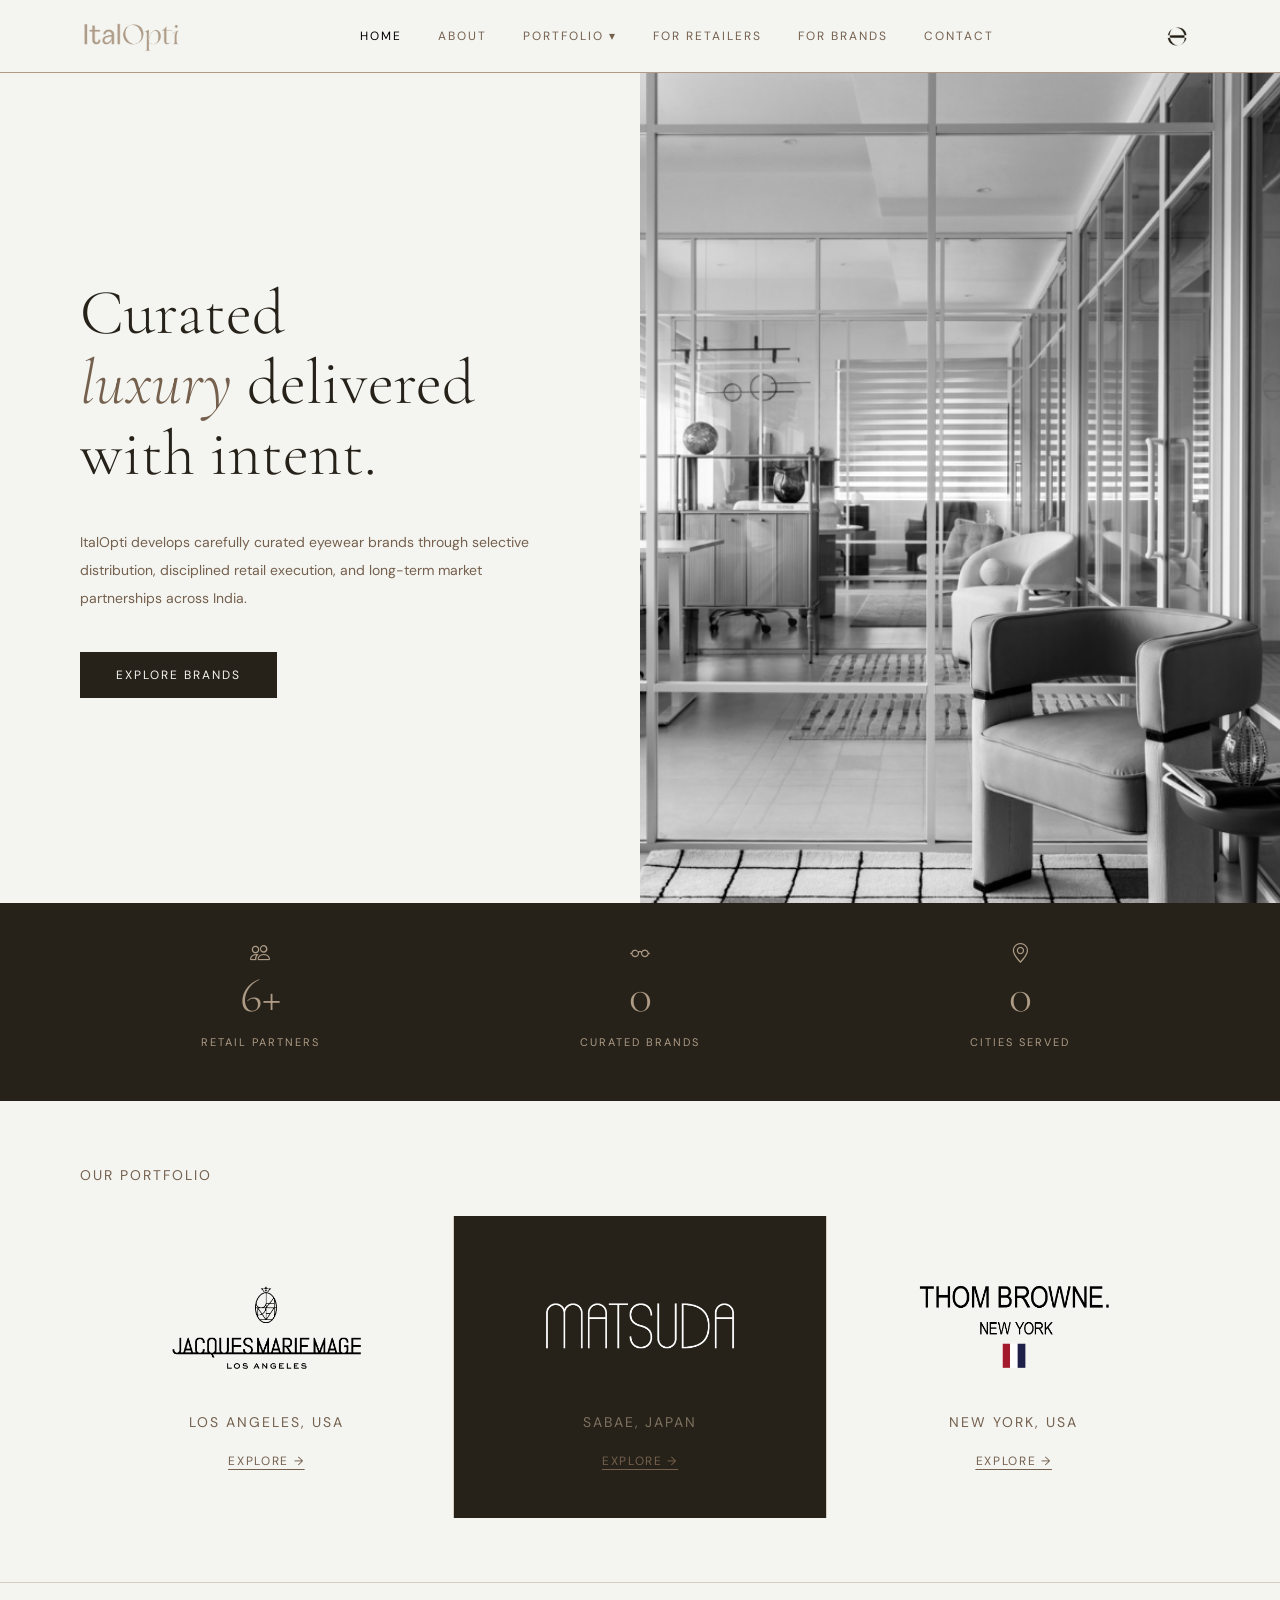
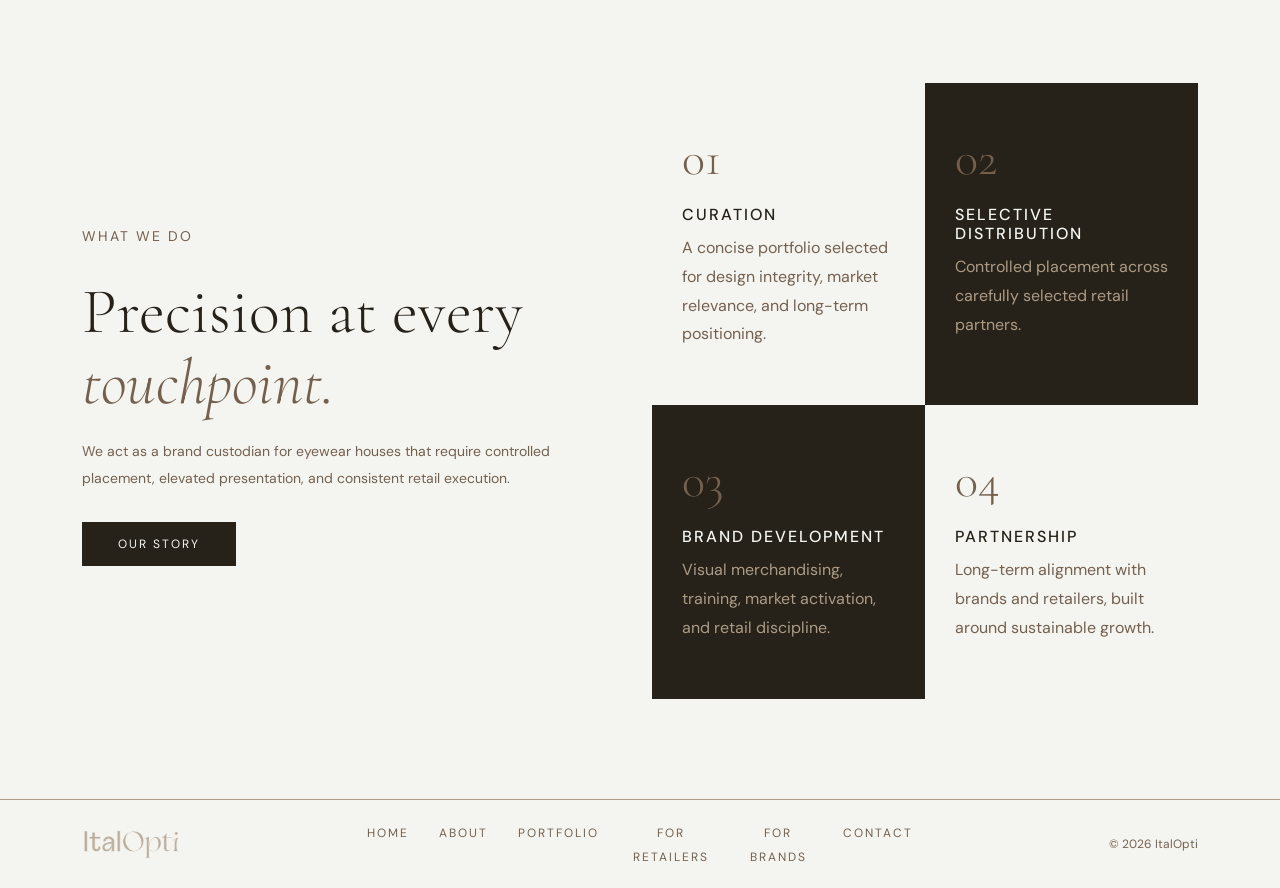
<file: index.html>
<!doctype html>
<html lang="en">
  <head>
    <meta charset="utf-8" />
    <meta name="viewport" content="width=device-width, initial-scale=1" />
    <title>ItalOpti | Home</title>
    <link
      href="https://cdn.jsdelivr.net/npm/bootstrap@5.3.0/dist/css/bootstrap.min.css"
      rel="stylesheet"
    />
    <link
      href="https://fonts.googleapis.com/css2?family=Cormorant+Garamond:wght@300;400;500&family=DM+Sans:wght@300;400;500&display=swap"
      rel="stylesheet"
    />
    <link
      href="https://cdn.jsdelivr.net/npm/bootstrap-icons@1.11.3/font/bootstrap-icons.css"
      rel="stylesheet"
    />
    <link href="css/style.css" rel="stylesheet" />
  </head>

  <body>
    <!-- NAVBAR -->
    <nav class="navbar navbar-expand-lg ital-navbar">
      <div class="container">
        <a class="navbar-brand" href="index.html">
          <img src="images/logo.png" height="30" alt="ItalOpti Logo" />
        </a>
        <button class="ital-menu-toggle d-lg-none" id="menuToggle">☰</button>
        <div
          class="collapse navbar-collapse justify-content-center d-none d-lg-flex"
        >
          <ul class="navbar-nav ital-nav-links">
            <li class="nav-item">
              <a class="nav-link active" href="index.html">Home</a>
            </li>
            <li class="nav-item">
              <a class="nav-link" href="about.html">About</a>
            </li>
            <li class="nav-item dropdown ital-dropdown">
              <a class="nav-link" href="brands-all.html">Portfolio ▾</a>
              <div class="ital-dropdown-menu">
                <a href="jmm.html">Jacques Marie Mage</a>
                <a href="matsuda.html">Matsuda</a>
                <a href="thombrowne.html">Thom Browne</a>
              </div>
            </li>
            <li class="nav-item">
              <a class="nav-link" href="retailers.html">For Retailers</a>
            </li>
       <li class="nav-item"><a class="nav-link" href="brands.html">For Brands</a></li>
            <li class="nav-item">
              <a class="nav-link" href="contact.html">Contact</a>
            </li>
          </ul>
        </div>
        <div class="d-none d-lg-block">
          <a href="contact.html" class="ital-nav-logo-btn">
            <img src="images/enquire-icon.png" alt="Enquire" />
          </a>
        </div>
      </div>
    </nav>

<!-- MOBILE MENU -->
<div class="ital-mobile-menu" id="mobileMenu"> 
  <!-- Close Button -->
  <button class="ital-close-btn" id="closeMenu">✕</button>
  <div class="ital-mobile-inner">
    <ul class="ital-mobile-links">
      <li><a href="index.html">Home</a></li>
      <li><a href="about.html">About</a></li>
      <!-- Mobile Dropdown -->
      <li class="ital-mobile-dropdown">

  <a href="brands-all.html" class="ital-mobile-dropdown-toggle">
    <span>Portfolio ▾</span>
  </a>

  <div class="ital-mobile-submenu">
    <a href="jmm.html">Jacques Marie Mage</a>
    <a href="matsuda.html">Matsuda</a>
    <a href="thombrowne.html">Thom Browne</a>
  </div>

</li>
      <li><a href="retailers.html">For Retailers</a></li>
      <li><a href="brands.html">For Brands</a></li>
      <li><a href="contact.html">Contact</a></li>
    </ul>
        <!-- MOBILE ENQUIRE BUTTON -->
        <div class="ital-mobile-enquire">
          <a href="contact.html" class="ital-mobile-enquire-btn">
            <img src="images/enquire-icon-w.png" alt="Enquire">
          </a>
        </div>
  </div>
</div>

    <!-- HERO -->
    <section class="ital-hero">
      <div class="container-fluid">
        <div class="row g-0">
          <!-- LEFT -->
          <div class="col-lg-6 ital-hero-left">
            <div class="ital-hero-inner">
              <div class="ital-hero-content">
                <!-- ONLY TITLE SLIDER -->
                <div
                  id="italHeroSlider"
                  class="carousel slide"
                  data-bs-ride="carousel"
                  data-bs-interval="5000"
                >
                  <div class="carousel-inner">
                    <div class="carousel-item active">
                      <h1 class="ital-title">
                        Curated<br />
                        <em>luxury</em> delivered<br />
                        with intent.
                      </h1>
                    </div>

                    <div class="carousel-item">
                      <h1 class="ital-title">
                        Crafted<br />
                        for those who<br />
                        value <em>detail.</em>
                      </h1>
                    </div>
                  </div>
                </div>

                <!-- FIXED DESCRIPTION -->
                <p class="ital-desc">
                  ItalOpti develops carefully curated eyewear brands through
                  selective distribution, disciplined retail execution, and
                  long-term market partnerships across India.
                </p>

                <!-- FIXED BUTTONS -->
                <div class="ital-actions">
                  <a href="brands-all.html" class="ital-btn-primary">
                    Explore Brands
                  </a>
                </div>
              </div>
            </div>
          </div>

          <!-- RIGHT -->
          <div
            class="col-lg-6 ital-hero-right d-flex align-items-center justify-content-center"
          >
            <img
              src="images/home-banner.png"
              class="img-fluid ital-hero-img"
              alt="Luxury Eyewear"
            />
          </div>
        </div>
      </div>
    </section>

    <!-- STATS -->
    <section class="ital-stats">
      <div class="container">
        <div class="row text-center">
          <div class="col-4 col-lg-4 ital-stat-item">
            <div class="ital-stat-icon"><i class="bi bi-people"></i></div>
            <h2 class="ital-stat-number" data-count="100" data-suffix="+">0</h2>
            <p class="ital-stat-label">Retail Partners</p>
          </div>
          <div class="col-4 col-lg-4 ital-stat-item">
            <div class="ital-stat-icon"><i class="bi bi-eyeglasses"></i></div>
            <h2 class="ital-stat-number" data-count="3">0</h2>
            <p class="ital-stat-label">Curated Brands</p>
          </div>
          <div class="col-4 col-lg-4 ital-stat-item">
            <div class="ital-stat-icon"><i class="bi bi-geo-alt"></i></div>
            <h2 class="ital-stat-number" data-count="12">0</h2>
            <p class="ital-stat-label">Cities Served</p>
          </div>
          <!--
      <div class="col-6 col-lg-3 ital-stat-item">
        <div class="ital-stat-icon"><i class="bi bi-award"></i></div>
        <h2 class="ital-stat-number" data-count="10">0</h2>
        <p class="ital-stat-label">Years of Excellence</p>
      </div>
-->
        </div>
      </div>
    </section>

    <!-- PORTFOLIO -->
    <section class="ital-portfolio">
      <div class="container-fluid px-0">
        <p class="ital-section-label ital-portfolio-label">Our Portfolio</p>

        <div class="ital-portfolio-grid">
          <!-- JMM -->
          <div
            class="ital-portfolio-card"
            onclick="showPage('brand-jmm', null)"
          >
            <img src="images/JMM.png" alt="JMM" class="ital-portfolio-logo" />

            <p class="ital-portfolio-location">Los Angeles, USA</p>

            <span class="ital-portfolio-link">
              <a href="jmm.html" class="ital-portfolio-link">
                Explore →</a
              >
            </span>
          </div>

          <!-- MATSUDA -->
          <div
            class="ital-portfolio-card ital-portfolio-dark"
            onclick="showPage('brand-matsuda', null)"
          >
            <img
              src="images/MATSUDA.png"
              alt="Matsuda"
              class="ital-portfolio-logo"
            />

            <p class="ital-portfolio-location ital-portfolio-location-dark">
              Sabae, Japan
            </p>

            <span class="ital-portfolio-link ital-portfolio-link-dark">
              <a href="matsuda.html" class="ital-portfolio-link">Explore →</a>
            </span>
          </div>

          <!-- THOM BROWNE -->
          <div
            class="ital-portfolio-card"
            onclick="showPage('brand-thombrowne', null)"
          >
            <img
              src="images/thom.png"
              alt="Thom Browne"
              class="ital-portfolio-logo"
            />

            <p class="ital-portfolio-location">New York, USA</p>

            <span class="ital-portfolio-link">
              <a href="thombrowne.html" class="ital-portfolio-link"
                >Explore →</a
              >
            </span>
          </div>
        </div>
      </div>
    </section>

    <!-- WHAT WE DO -->
    <section class="ital-what">
      <div class="container">
        <div class="row align-items-center">
          <div class="col-lg-6 ital-what-left">
            <p class="ital-section-label">What We Do</p>
            <h2 class="ital-what-title">
              Precision at every<br />
              <em>touchpoint.</em>
            </h2>
            <p class="ital-what-desc">
              We act as a brand custodian for eyewear houses that require
              controlled placement, elevated presentation, and consistent retail
              execution.
            </p>
            <a href="about.html" class="ital-btn-primary">Our Story</a>
          </div>
          <div class="col-lg-6">
            <div class="ital-what-grid">
              <div class="ital-box light">
                <span class="ital-value-num">01</span>
                <h5>Curation</h5>
                <p>
                  A concise portfolio selected for design integrity, market
                  relevance, and long-term positioning.
                </p>
              </div>
              <div class="ital-box dark">
                <span class="ital-value-num">02</span>
                <h5>Selective Distribution</h5>
                <p>
                  Controlled placement across carefully selected retail
                  partners.
                </p>
              </div>
              <div class="ital-box dark">
                <span class="ital-value-num">03</span>
                <h5>Brand Development</h5>
                <p>
                  Visual merchandising, training, market activation, and retail
                  discipline.
                </p>
              </div>
              <div class="ital-box light">
                <span class="ital-value-num">04</span>
                <h5>Partnership</h5>
                <p>
                  Long-term alignment with brands and retailers, built around
                  sustainable growth.
                </p>
              </div>
            </div>
          </div>
        </div>
      </div>
    </section>

    <!-- FOOTER -->
    <footer class="ital-footer">
      <div class="container">
        <div class="row align-items-center">
          <div class="col-md-3 text-md-start text-center">
            <img
              src="images/logo.png"
              class="ital-footer-logo"
              alt="ItalOpti"
            />
          </div>
          <div class="col-md-6 text-center">
            <ul class="ital-footer-links">
              <li><a href="index.html">Home</a></li>
              <li><a href="about.html">About</a></li>
              <li><a href="brands-all.html">Portfolio</a></li>
              <li><a href="retailers.html">For Retailers</a></li>
			<li><a href="brands.html">For Brands</a></li>
              <li><a href="contact.html">Contact</a></li>
            </ul>
          </div>
          <div class="col-md-3 text-md-end text-center">
            <p class="ital-footer-copy m-0">© 2026 ItalOpti</p>
          </div>
        </div>
      </div>
    </footer>

    <!-- SCRIPTS -->
    <script src="https://cdn.jsdelivr.net/npm/bootstrap@5.3.0/dist/js/bootstrap.bundle.min.js"></script>

    <script>
      const toggle = document.getElementById("menuToggle");
      const menu = document.getElementById("mobileMenu");
      const closeBtn = document.getElementById("closeMenu");

      /* OPEN MENU */
      toggle?.addEventListener("click", () => {
        menu.classList.add("active");
      });

      /* CLOSE MENU */
      closeBtn?.addEventListener("click", () => {
        menu.classList.remove("active");
      });

    </script>
    <script>
      const counters = document.querySelectorAll(".ital-stat-number");

      let started = false;

      function startCounter() {
        counters.forEach((counter) => {
          const target = +counter.getAttribute("data-count");

          const suffix = counter.getAttribute("data-suffix") || "";

          let count = 0;

          const increment = target / 80;

          const update = () => {
            count += increment;

            if (count < target) {
              counter.innerText = Math.floor(count) + suffix;

              requestAnimationFrame(update);
            } else {
              counter.innerText = target + suffix;
            }
          };

          update();
        });
      }

      window.addEventListener("scroll", () => {
        const section = document.querySelector(".ital-stats");

        if (!section) return;

        const sectionTop = section.offsetTop - window.innerHeight + 100;

        if (!started && window.scrollY > sectionTop) {
          startCounter();

          started = true;
        }
      });
    </script>
<script>

document.querySelectorAll('.ital-mobile-dropdown-toggle').forEach(toggle => {

  let clickedOnce = false;

  toggle.addEventListener('click', function(e) {

    const parent = this.closest('.ital-mobile-dropdown');

    /* FIRST CLICK */
    if (!clickedOnce) {

      e.preventDefault();

      parent.classList.add('open');

      clickedOnce = true;

      /* RESET */
      setTimeout(() => {

        clickedOnce = false;

      }, 3000);

    }

    /* SECOND CLICK = NORMAL LINK */

  });

});

</script>
  </body>
</html>
</file>
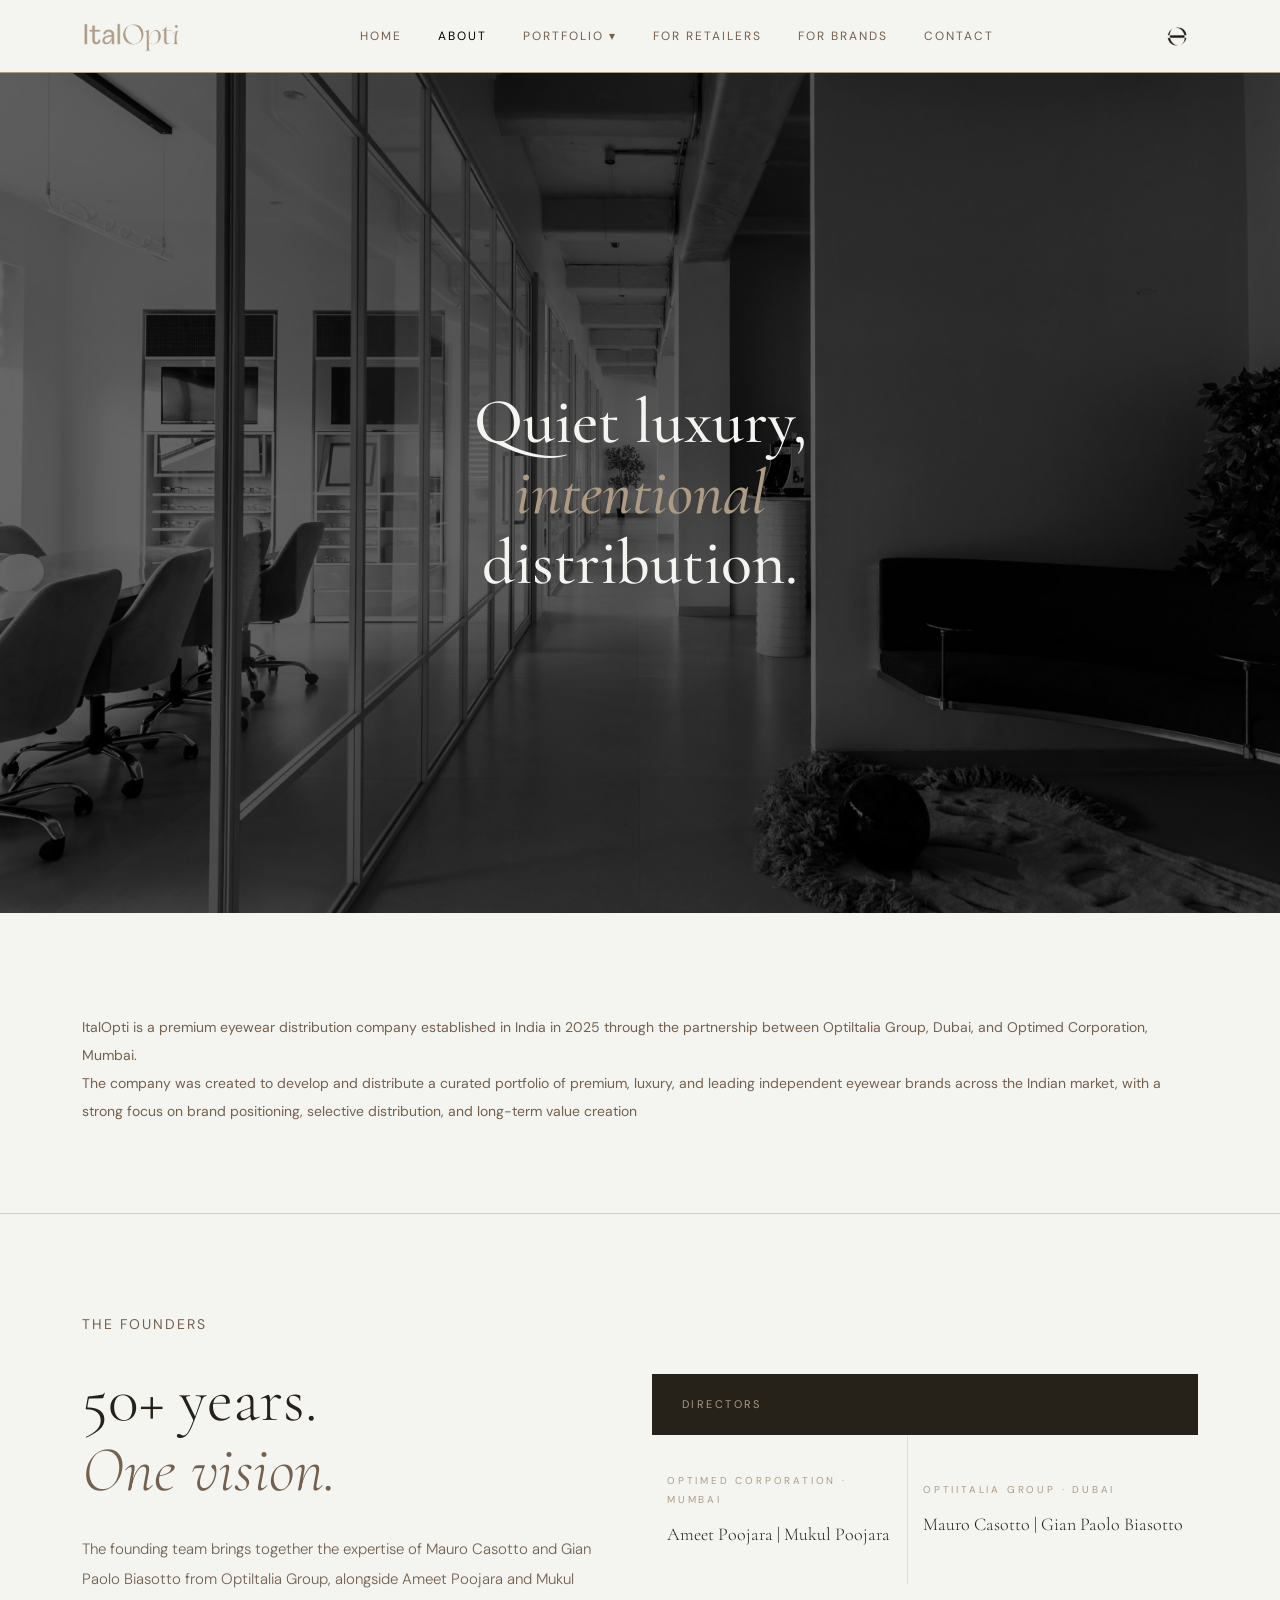
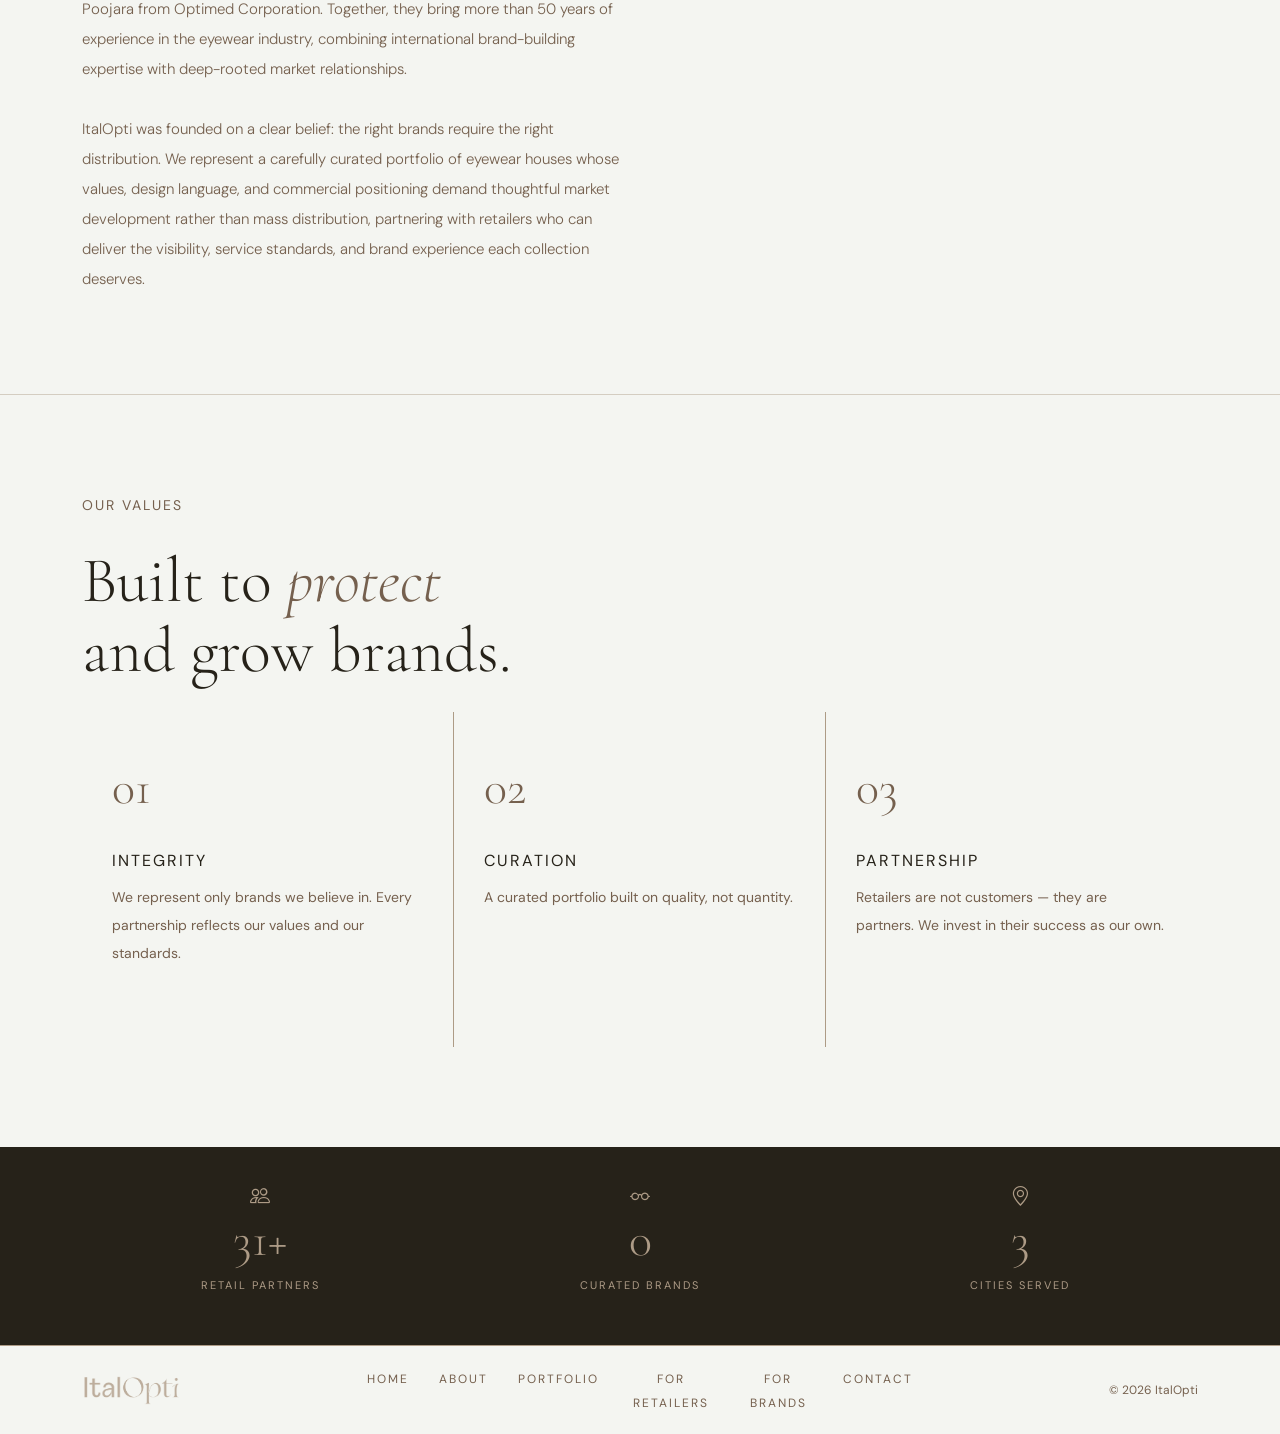
<file: about.html>
<!DOCTYPE html>
<html lang="en">
<head>
<meta charset="utf-8">
<meta name="viewport" content="width=device-width, initial-scale=1">
<title>ItalOpti | About</title>
<link href="https://cdn.jsdelivr.net/npm/bootstrap@5.3.0/dist/css/bootstrap.min.css" rel="stylesheet">
<link href="https://fonts.googleapis.com/css2?family=Cormorant+Garamond:wght@300;400;500&family=DM+Sans:wght@300;400;500&display=swap" rel="stylesheet">
<link href="https://cdn.jsdelivr.net/npm/bootstrap-icons@1.11.3/font/bootstrap-icons.css" rel="stylesheet">
<link href="css/style.css" rel="stylesheet">
</head>

<body>

<!-- NAVBAR -->
<nav class="navbar navbar-expand-lg ital-navbar">
  <div class="container"> <a class="navbar-brand" href="index.html"> <img src="images/logo.png" height="30" alt="ItalOpti Logo"> </a>
    <button class="ital-menu-toggle d-lg-none" id="menuToggle">☰</button>
    <div class="collapse navbar-collapse justify-content-center d-none d-lg-flex">
      <ul class="navbar-nav ital-nav-links">
        <li class="nav-item"><a class="nav-link " href="index.html">Home</a></li>
        <li class="nav-item"><a class="nav-link active" href="about.html">About</a></li>
        <li class="nav-item dropdown ital-dropdown"> <a class="nav-link" href="brands-all.html">Portfolio ▾</a>
          <div class="ital-dropdown-menu"> <a href="jmm.html">Jacques Marie Mage</a> <a href="matsuda.html">Matsuda</a> <a href="thombrowne.html">Thom Browne</a> </div>
        </li>
        <li class="nav-item"><a class="nav-link" href="retailers.html">For Retailers</a></li>
       <li class="nav-item"><a class="nav-link" href="brands.html">For Brands</a></li>
        <li class="nav-item"><a class="nav-link" href="contact.html">Contact</a></li>
      </ul>
    </div>
    <div class="d-none d-lg-block"> <a href="contact.html" class="ital-nav-logo-btn"> <img src="images/enquire-icon.png" alt="Enquire"> </a> </div>
  </div>
</nav>

<!-- MOBILE MENU -->
<div class="ital-mobile-menu" id="mobileMenu"> 
  <!-- Close Button -->
  <button class="ital-close-btn" id="closeMenu">✕</button>
  <div class="ital-mobile-inner">
    <ul class="ital-mobile-links">
      <li><a href="index.html">Home</a></li>
      <li><a href="about.html">About</a></li>
      <!-- Mobile Dropdown -->
      <li class="ital-mobile-dropdown">

  <a href="brands-all.html" class="ital-mobile-dropdown-toggle">
    <span>Portfolio ▾</span>
  </a>

  <div class="ital-mobile-submenu">
    <a href="jmm.html">Jacques Marie Mage</a>
    <a href="matsuda.html">Matsuda</a>
    <a href="thombrowne.html">Thom Browne</a>
  </div>

</li>
      <li><a href="retailers.html">For Retailers</a></li>
      <li><a href="brands.html">For Brands</a></li>
      <li><a href="contact.html">Contact</a></li>
    </ul>
        <!-- MOBILE ENQUIRE BUTTON -->
        <div class="ital-mobile-enquire">
          <a href="contact.html" class="ital-mobile-enquire-btn">
            <img src="images/enquire-icon-w.png" alt="Enquire">
          </a>
        </div>
  </div>
</div>

<!-- ABOUT HERO -->
<section class="ital-brand-hero"> 
  <!-- IMAGE --> 
  <img src="images/about-banner.jpg" alt="Ital About Us" class="ital-brand-bg"> 
  <!-- OVERLAY -->
  <div class="ital-brand-overlay"></div>
  <!-- CONTENT -->
  <div class="ital-brand-content">
    <h1 class="ital-brand-title"> Quiet luxury,<br>
      <em>intentional</em><br>
      distribution. </h1>
  </div>
</section>
<section class="ital-about-hero">
  <div class="container">
    <div class="row align-items-start">
      <p class="ital-desc">ItalOpti is a premium eyewear distribution company established in India in 2025 through the partnership between OptiItalia Group, Dubai, and Optimed Corporation, Mumbai.<br>
        The company was created to develop and distribute a curated portfolio of premium, luxury, and leading independent eyewear brands across the Indian market, with a strong focus on brand positioning, selective distribution, and long-term value creation</p>
    </div>
  </div>
  <div class="ital-divider mt-5"></div>
</section>
	
<section class="ital-founders-section">

  <div class="container">

    <div class="row align-items-start">

      <!-- LEFT -->
      <div class="col-lg-6">

        <div class="ital-founders-content">

          <p class="ital-section-label">
            The Founders
          </p>

          <h1 class="ital-title">
            50+ years.<br>
            <em>One vision.</em>
          </h1>

          <p class="ital-desc mb-0">
            The founding team brings together the expertise of Mauro Casotto and Gian Paolo Biasotto from OptiItalia Group, alongside Ameet Poojara and Mukul Poojara from Optimed Corporation. Together, they bring more than 50 years of experience in the eyewear industry, combining international brand-building expertise with deep-rooted market relationships.
              <br><br>
ItalOpti was founded on a clear belief: the right brands require the right distribution. We represent a carefully curated portfolio of eyewear houses whose values, design language, and commercial positioning demand thoughtful market development rather than mass distribution, partnering with retailers who can deliver the visibility, service standards, and brand experience each collection deserves.
          </p>

        </div>

      </div>

      <!-- RIGHT -->
<div class="col-lg-6 ital-director-right">

<div class="ital-director-content">
  <!-- TOP DARK BAR -->
  <div class="ital-director-bar">

    <p class="ital-director-label mb-0">
      Directors
    </p>

  </div>

  <!-- LIGHT BOX -->
  <div class="ital-founders-grid">

    <!-- CARD 1 -->
    <div class="ital-founder-card light">

      <p class="ital-founder-location">
        Optimed Corporation · Mumbai
      </p>

      <h4 class="ital-founder-name dark-text mb-0">
        Ameet Poojara | Mukul Poojara
      </h4>

    </div>

    <!-- CARD 2 -->
    <div class="ital-founder-card light">

      <p class="ital-founder-location">
        OptiItalia Group · Dubai
      </p>

      <h4 class="ital-founder-name dark-text mb-0">
        Mauro Casotto | Gian Paolo Biasotto
      </h4>

    </div>

  </div>
</div>
</div>

    </div>

  </div>

</section>
<div class="ital-divider"></div>
<!-- OUR STRENGTHS -->
<section class="ital-strengths-section">
  <div class="container"> 
    
    <!-- HEADING -->
    <p class="ital-section-label "> Our Values </p>
    <h1 class="ital-title"> Built to <em>protect</em><br>
      and grow brands. </h1>
    
    <!-- GRID -->
    <div class="ital-values-grid"> 
      
      <!-- 01 -->
      <div class="ital-value-card">
        <p class="ital-value-num">01</p>
        <p class="ital-value-name"> INTEGRITY </p>
        <p class="ital-value-desc"> We represent only brands we believe in. Every partnership reflects our values and our standards. </p>
      </div>
      
      <!-- 02 -->
      <div class="ital-value-card">
        <p class="ital-value-num">02</p>
        <p class="ital-value-name"> CURATION </p>
        <p class="ital-value-desc"> A curated portfolio built on quality, not quantity. </p>
      </div>
      
      <!-- 03 -->
      <div class="ital-value-card">
        <p class="ital-value-num">03</p>
        <p class="ital-value-name"> PARTNERSHIP </p>
        <p class="ital-value-desc"> Retailers are not customers — they are partners. We invest in their success as our own. </p>
      </div>
      
    </div>
  </div>
</section>

<!-- STATS -->
<section class="ital-stats">
  <div class="container">
    <div class="row text-center">
      <div class="col-4 col-lg-4 ital-stat-item">
        <div class="ital-stat-icon"><i class="bi bi-people"></i></div>
        <h2 class="ital-stat-number" data-count="100" data-suffix="+">0</h2>
        <p class="ital-stat-label">Retail Partners</p>
      </div>
      <div class="col-4 col-lg-4 ital-stat-item">
        <div class="ital-stat-icon"><i class="bi bi-eyeglasses"></i></div>
        <h2 class="ital-stat-number" data-count="3">0</h2>
        <p class="ital-stat-label">Curated Brands</p>
      </div>
      <div class="col-4 col-lg-4 ital-stat-item">
        <div class="ital-stat-icon"><i class="bi bi-geo-alt"></i></div>
        <h2 class="ital-stat-number" data-count="12">0</h2>
        <p class="ital-stat-label">Cities Served</p>
      </div>
      
      <!--
      <div class="col-6 col-lg-3 ital-stat-item">
        <div class="ital-stat-icon"><i class="bi bi-award"></i></div>
        <h2 class="ital-stat-number" data-count="10">0</h2>
        <p class="ital-stat-label">Years of Excellence</p>
      </div>
--> 
      
    </div>
  </div>
</section>

<!-- FOOTER -->
<footer class="ital-footer">
  <div class="container">
    <div class="row align-items-center">
      <div class="col-md-3 text-md-start text-center"> <img src="images/logo.png" class="ital-footer-logo" alt="ItalOpti"> </div>
      <div class="col-md-6 text-center">
        <ul class="ital-footer-links">
          <li><a href="index.html">Home</a></li>
          <li><a href="about.html">About</a></li>
          <li><a href="brands-all.html">Portfolio</a></li>
          <li><a href="retailers.html">For Retailers</a></li>
			<li><a href="brands.html">For Brands</a></li>
          <li><a href="contact.html">Contact</a></li>
        </ul>
      </div>
      <div class="col-md-3 text-md-end text-center">
        <p class="ital-footer-copy m-0">© 2026 ItalOpti</p>
      </div>
    </div>
  </div>
</footer>

<!-- SCRIPTS --> 
<script src="https://cdn.jsdelivr.net/npm/bootstrap@5.3.0/dist/js/bootstrap.bundle.min.js"></script> 
<script>

const toggle = document.getElementById('menuToggle');
const menu = document.getElementById('mobileMenu');
const closeBtn = document.getElementById('closeMenu');

/* OPEN MENU */
toggle?.addEventListener('click', () => {
  menu.classList.add('active');
});

/* CLOSE MENU */
closeBtn?.addEventListener('click', () => {
  menu.classList.remove('active');
});

</script> 
<script>

const counters = document.querySelectorAll('.ital-stat-number');

let started = false;

function startCounter() {

  counters.forEach(counter => {

    const target = +counter.getAttribute('data-count');

    const suffix = counter.getAttribute('data-suffix') || '';

    let count = 0;

    const increment = target / 80;

    const update = () => {

      count += increment;

      if (count < target) {

        counter.innerText = Math.floor(count) + suffix;

        requestAnimationFrame(update);

      } else {

        counter.innerText = target + suffix;

      }

    };

    update();

  });

}

window.addEventListener('scroll', () => {

  const section = document.querySelector('.ital-stats');

  if (!section) return;

  const sectionTop = section.offsetTop - window.innerHeight + 100;

  if (!started && window.scrollY > sectionTop) {

    startCounter();

    started = true;

  }

});

</script>
<script>

document.querySelectorAll('.ital-mobile-dropdown-toggle').forEach(toggle => {

  let clickedOnce = false;

  toggle.addEventListener('click', function(e) {

    const parent = this.closest('.ital-mobile-dropdown');

    /* FIRST CLICK */
    if (!clickedOnce) {

      e.preventDefault();

      parent.classList.add('open');

      clickedOnce = true;

      /* RESET */
      setTimeout(() => {

        clickedOnce = false;

      }, 3000);

    }

    /* SECOND CLICK = NORMAL LINK */

  });

});

</script>
</body>
</html>
</file>
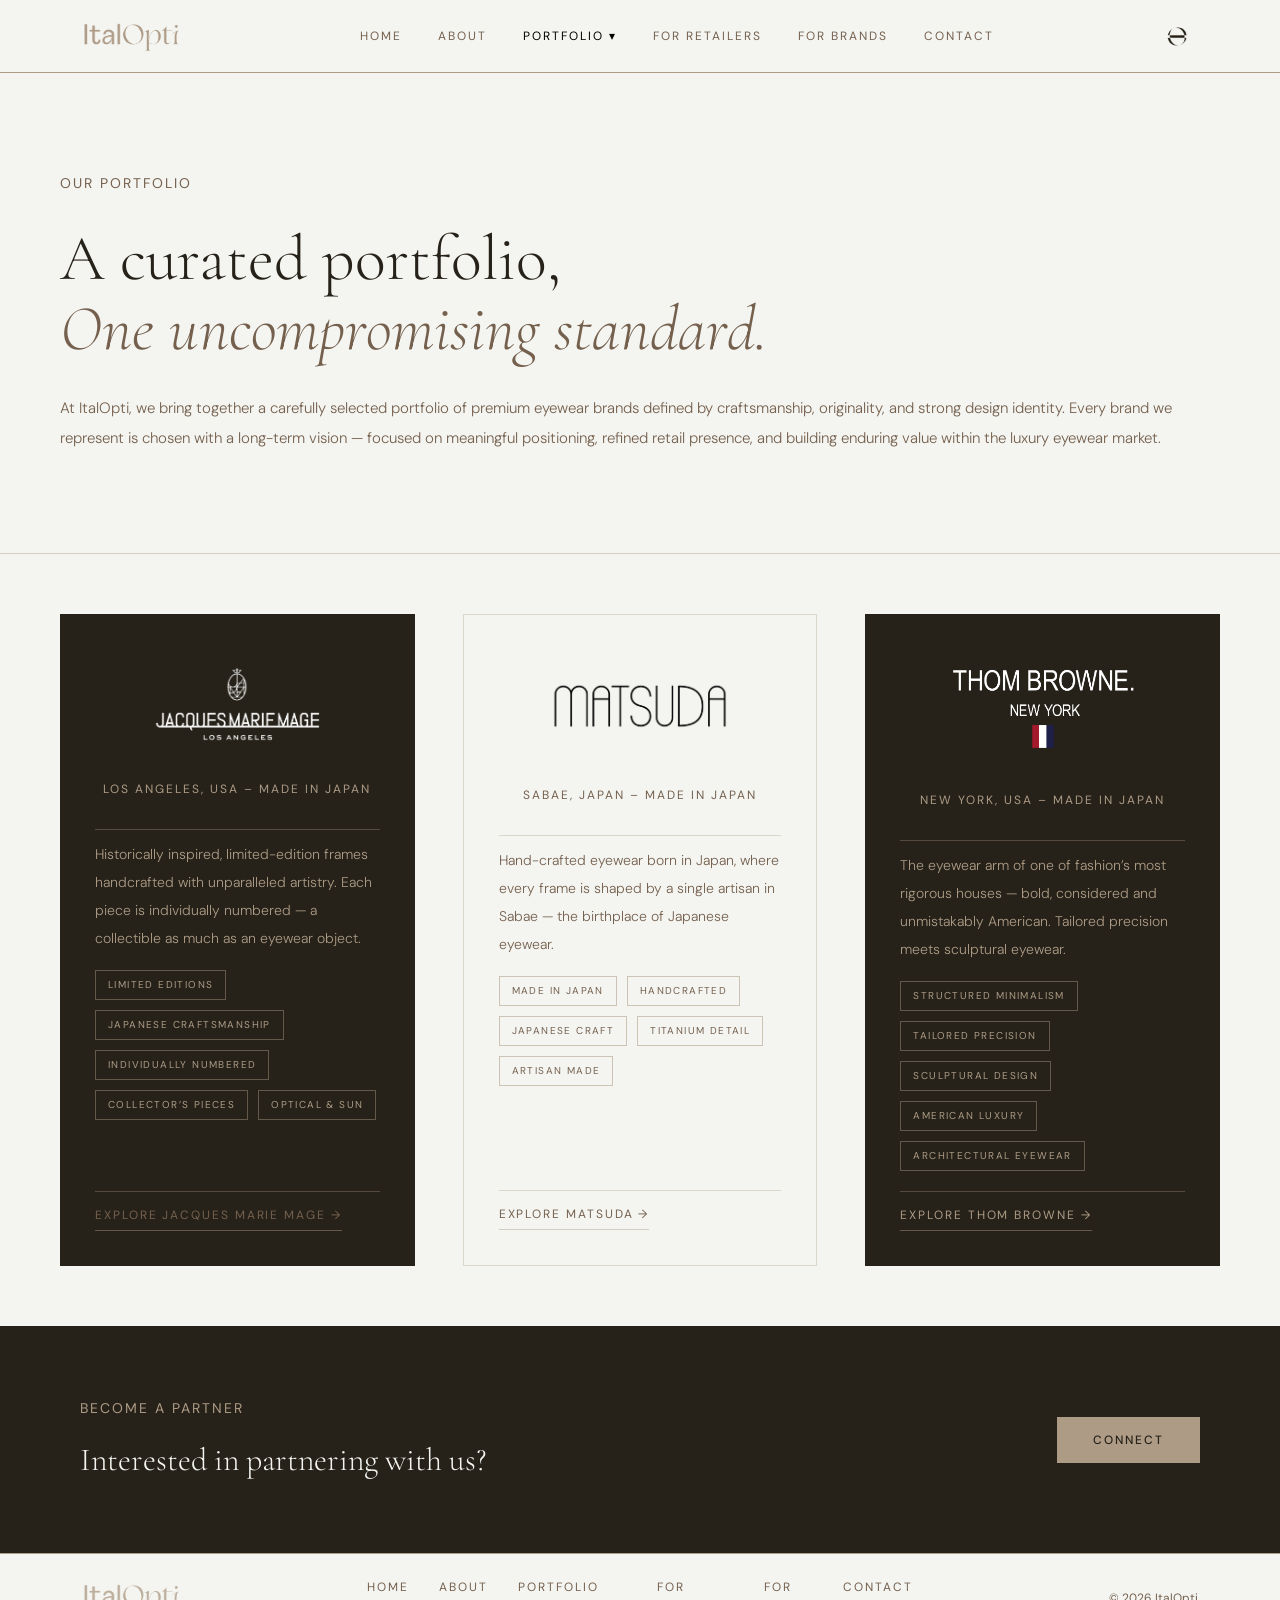
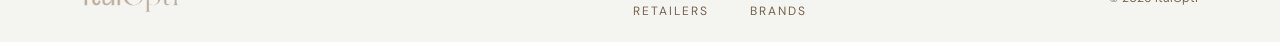
<file: brands-all.html>
<!DOCTYPE html>
<html lang="en">
<head>
<meta charset="utf-8">
<meta name="viewport" content="width=device-width, initial-scale=1">
<title>ItalOpti | Portfolio</title>
<link href="https://cdn.jsdelivr.net/npm/bootstrap@5.3.0/dist/css/bootstrap.min.css" rel="stylesheet">
<link href="https://fonts.googleapis.com/css2?family=Cormorant+Garamond:wght@300;400;500&family=DM+Sans:wght@300;400;500&display=swap" rel="stylesheet">
<link href="https://cdn.jsdelivr.net/npm/bootstrap-icons@1.11.3/font/bootstrap-icons.css" rel="stylesheet">
<link href="css/style.css" rel="stylesheet">
</head>

<body>

<!-- NAVBAR -->
<nav class="navbar navbar-expand-lg ital-navbar">
  <div class="container"> <a class="navbar-brand" href="index.html"> <img src="images/logo.png" height="30" alt="ItalOpti Logo"> </a>
    <button class="ital-menu-toggle d-lg-none" id="menuToggle">☰</button>
    <div class="collapse navbar-collapse justify-content-center d-none d-lg-flex">
      <ul class="navbar-nav ital-nav-links">
        <li class="nav-item"><a class="nav-link " href="index.html">Home</a></li>
        <li class="nav-item"><a class="nav-link" href="about.html">About</a></li>
        <li class="nav-item dropdown ital-dropdown"> <a class="nav-link active" href="brands-all.html">Portfolio ▾</a>
          <div class="ital-dropdown-menu"> <a href="jmm.html">Jacques Marie Mage</a> <a href="matsuda.html">Matsuda</a> <a href="thombrowne.html">Thom Browne</a> </div>
        </li>
        <li class="nav-item"><a class="nav-link" href="retailers.html">For Retailers</a></li>
       <li class="nav-item"><a class="nav-link" href="brands.html">For Brands</a></li>
        <li class="nav-item"><a class="nav-link" href="contact.html">Contact</a></li>
      </ul>
    </div>
    <div class="d-none d-lg-block"> <a href="contact.html" class="ital-nav-logo-btn"> <img src="images/enquire-icon.png" alt="Enquire"> </a> </div>
  </div>
</nav>

<!-- MOBILE MENU -->
<div class="ital-mobile-menu" id="mobileMenu"> 
  <!-- Close Button -->
  <button class="ital-close-btn" id="closeMenu">✕</button>
  <div class="ital-mobile-inner">
    <ul class="ital-mobile-links">
      <li><a href="index.html">Home</a></li>
      <li><a href="about.html">About</a></li>
      <!-- Mobile Dropdown -->
      <li class="ital-mobile-dropdown">

  <a href="brands-all.html" class="ital-mobile-dropdown-toggle">
    <span>Portfolio ▾</span>
  </a>

  <div class="ital-mobile-submenu">
    <a href="jmm.html">Jacques Marie Mage</a>
    <a href="matsuda.html">Matsuda</a>
    <a href="thombrowne.html">Thom Browne</a>
  </div>

</li>
      <li><a href="retailers.html">For Retailers</a></li>
      <li><a href="brands.html">For Brands</a></li>
      <li><a href="contact.html">Contact</a></li>
    </ul>
        <!-- MOBILE ENQUIRE BUTTON -->
        <div class="ital-mobile-enquire">
          <a href="contact.html" class="ital-mobile-enquire-btn">
            <img src="images/enquire-icon-w.png" alt="Enquire">
          </a>
        </div>
  </div>
</div>

<section class="ital-founders-section">
  <div class="container-fluid">
    <div class="row align-items-start"> 
      
      <!-- LEFT -->
      <div class="col-lg-12">
        <div class="ital-founders-content">
          <p class="ital-section-label"> Our Portfolio </p>
          <h1 class="ital-title"> A curated portfolio,<br>
            <em>One uncompromising standard.</em><br>
          </h1>
          <p class="ital-desc mb-0"> At ItalOpti, we bring together a carefully selected portfolio of premium eyewear brands defined by craftsmanship, originality, and strong design identity. Every brand we represent is chosen with a long-term vision — focused on meaningful positioning, refined retail presence, and building enduring value within the luxury eyewear market. </p>
        </div>
      </div>
    </div>
  </div>
</section>
<section class="ital-brand-showcase">
  <div class="container-fluid px-0">
    <div class="ital-brand-grid"> 
      
      <!-- JMM -->
      <div class="ital-brand-card ital-brand-card-dark"
           onclick="showPage('brand-jmm',null)">
        <div class="ital-brand-inner">
          <div class="ital-brand-logo-wrap">

  <img src="images/jmm-white.png"
       alt="Jacques Marie Mage"
       class="ital-brand-logo jmm-brand-logo">

</div>
          <p class="ital-brand-origin"> LOS ANGELES, USA – MADE IN JAPAN </p>
          <div class="ital-brand-line"></div>
          <p class="ital-brand-text"> Historically inspired, limited-edition frames handcrafted with unparalleled artistry. Each piece is individually numbered — a collectible as much as an eyewear object. </p>
          <div class="ital-brand-tags"> <span class="ital-brand-tag"> LIMITED EDITIONS </span> <span class="ital-brand-tag"> JAPANESE CRAFTSMANSHIP </span> <span class="ital-brand-tag"> INDIVIDUALLY NUMBERED </span> <span class="ital-brand-tag"> COLLECTOR’S PIECES </span> <span class="ital-brand-tag"> OPTICAL & SUN </span> </div>
          <div class="ital-brand-bottom">
			  <div class="ital-brand-line"></div>

			  <a href="jmm.html">
				<span class="ital-brand-link walnut">
				  Explore Jacques Marie Mage →
				</span>
			  </a>
			</div>
		  </div>
      </div>
      
      <!-- MATSUDA -->
      <div class="ital-brand-card"
           onclick="showPage('brand-matsuda',null)">
        <div class="ital-brand-inner">
          <div class="ital-brand-logo-wrap">

  <img src="images/matsuda-b.png"
       alt="Matsuda"
       class="ital-brand-logo matsuda-brand-logo">

</div>
          <p class="ital-brand-origin walnut"> SABAE, JAPAN – MADE IN JAPAN </p>
          <div class="ital-brand-line"></div>
          <p class="ital-brand-text ital-brand-text-light"> Hand-crafted eyewear born in Japan, where every frame is shaped by a single artisan in Sabae — the birthplace of Japanese eyewear. </p>
          <div class="ital-brand-tags"> <span class="ital-brand-tag ital-brand-tag-light"> MADE IN JAPAN </span> <span class="ital-brand-tag ital-brand-tag-light"> HANDCRAFTED </span> <span class="ital-brand-tag ital-brand-tag-light"> JAPANESE CRAFT </span> <span class="ital-brand-tag ital-brand-tag-light"> TITANIUM DETAIL </span> <span class="ital-brand-tag ital-brand-tag-light"> ARTISAN MADE </span></div>
			
		<div class="ital-brand-bottom">
		  <div class="ital-brand-line walnut"></div>

		  <a href="matsuda.html">
			<span class="ital-brand-link  walnut">
			  Explore Matsuda →
			</span>
		  </a>
		</div>
         </div>
      </div>
      
      <!-- THOM BROWNE -->
      <div class="ital-brand-card ital-brand-card-dark"
           onclick="showPage('brand-thombrowne',null)">
        <div class="ital-brand-inner">
          <div class="ital-brand-logo-wrap">

			  <img src="images/thom-white.png"
				   alt="Thom Browne"
				   class="ital-brand-logo tb-brand-logo">

			</div>
          <p class="ital-brand-origin"> NEW YORK, USA – MADE IN JAPAN </p>
          <div class="ital-brand-line"></div>
          <p class="ital-brand-text"> The eyewear arm of one of fashion’s most rigorous houses — bold, considered and unmistakably American. Tailored precision meets sculptural eyewear. </p>
          <div class="ital-brand-tags"> <span class="ital-brand-tag"> STRUCTURED MINIMALISM </span> <span class="ital-brand-tag"> TAILORED PRECISION </span> <span class="ital-brand-tag"> SCULPTURAL DESIGN </span> <span class="ital-brand-tag"> AMERICAN LUXURY </span> <span class="ital-brand-tag"> ARCHITECTURAL EYEWEAR </span> </div>
			<div class="ital-brand-bottom">
		  <div class="ital-brand-line"></div>

		  <a href="thombrowne.html">
			<span class="ital-brand-link">
			  Explore Thom Browne →
			</span>
		  </a>
		</div>
			
          </div>
      </div>
    </div>
  </div>
</section>
<section class="ital-brand-cta">
  <div class="container-fluid">
    <div class="row align-items-center"> 
      
      <!-- LEFT -->
      <div class="col-lg-8">
        <p class="ital-brand-cta-label"> Become a Partner </p>
        <h2 class="ital-brand-cta-title"> Interested in partnering with us? </h2>
      </div>
      
      <!-- RIGHT -->
      <div class="col-lg-4 text-lg-end"> <a href="contact.html" class="ital-brand-cta-btn"> Connect </a> </div>
    </div>
  </div>
</section>
<!-- FOOTER -->
<footer class="ital-footer">
  <div class="container">
    <div class="row align-items-center">
      <div class="col-md-3 text-md-start text-center"> <img src="images/logo.png" class="ital-footer-logo" alt="ItalOpti"> </div>
      <div class="col-md-6 text-center">
        <ul class="ital-footer-links">
          <li><a href="index.html">Home</a></li>
          <li><a href="about.html">About</a></li>
          <li><a href="brands-all.html">Portfolio</a></li>
          <li><a href="retailers.html">For Retailers</a></li>
			<li><a href="brands.html">For Brands</a></li>
          <li><a href="contact.html">Contact</a></li>
        </ul>
      </div>
      <div class="col-md-3 text-md-end text-center">
        <p class="ital-footer-copy m-0">© 2026 ItalOpti</p>
      </div>
    </div>
  </div>
</footer>

<!-- SCRIPTS --> 
<script src="https://cdn.jsdelivr.net/npm/bootstrap@5.3.0/dist/js/bootstrap.bundle.min.js"></script> 
<script>

const toggle = document.getElementById('menuToggle');
const menu = document.getElementById('mobileMenu');
const closeBtn = document.getElementById('closeMenu');

/* OPEN MENU */
toggle?.addEventListener('click', () => {
  menu.classList.add('active');
});

/* CLOSE MENU */
closeBtn?.addEventListener('click', () => {
  menu.classList.remove('active');
});


</script>
<script>

document.querySelectorAll('.ital-mobile-dropdown-toggle').forEach(toggle => {

  let clickedOnce = false;

  toggle.addEventListener('click', function(e) {

    const parent = this.closest('.ital-mobile-dropdown');

    /* FIRST CLICK */
    if (!clickedOnce) {

      e.preventDefault();

      parent.classList.add('open');

      clickedOnce = true;

      /* RESET */
      setTimeout(() => {

        clickedOnce = false;

      }, 3000);

    }

    /* SECOND CLICK = NORMAL LINK */

  });

});

</script>
</body>
</html>
</file>
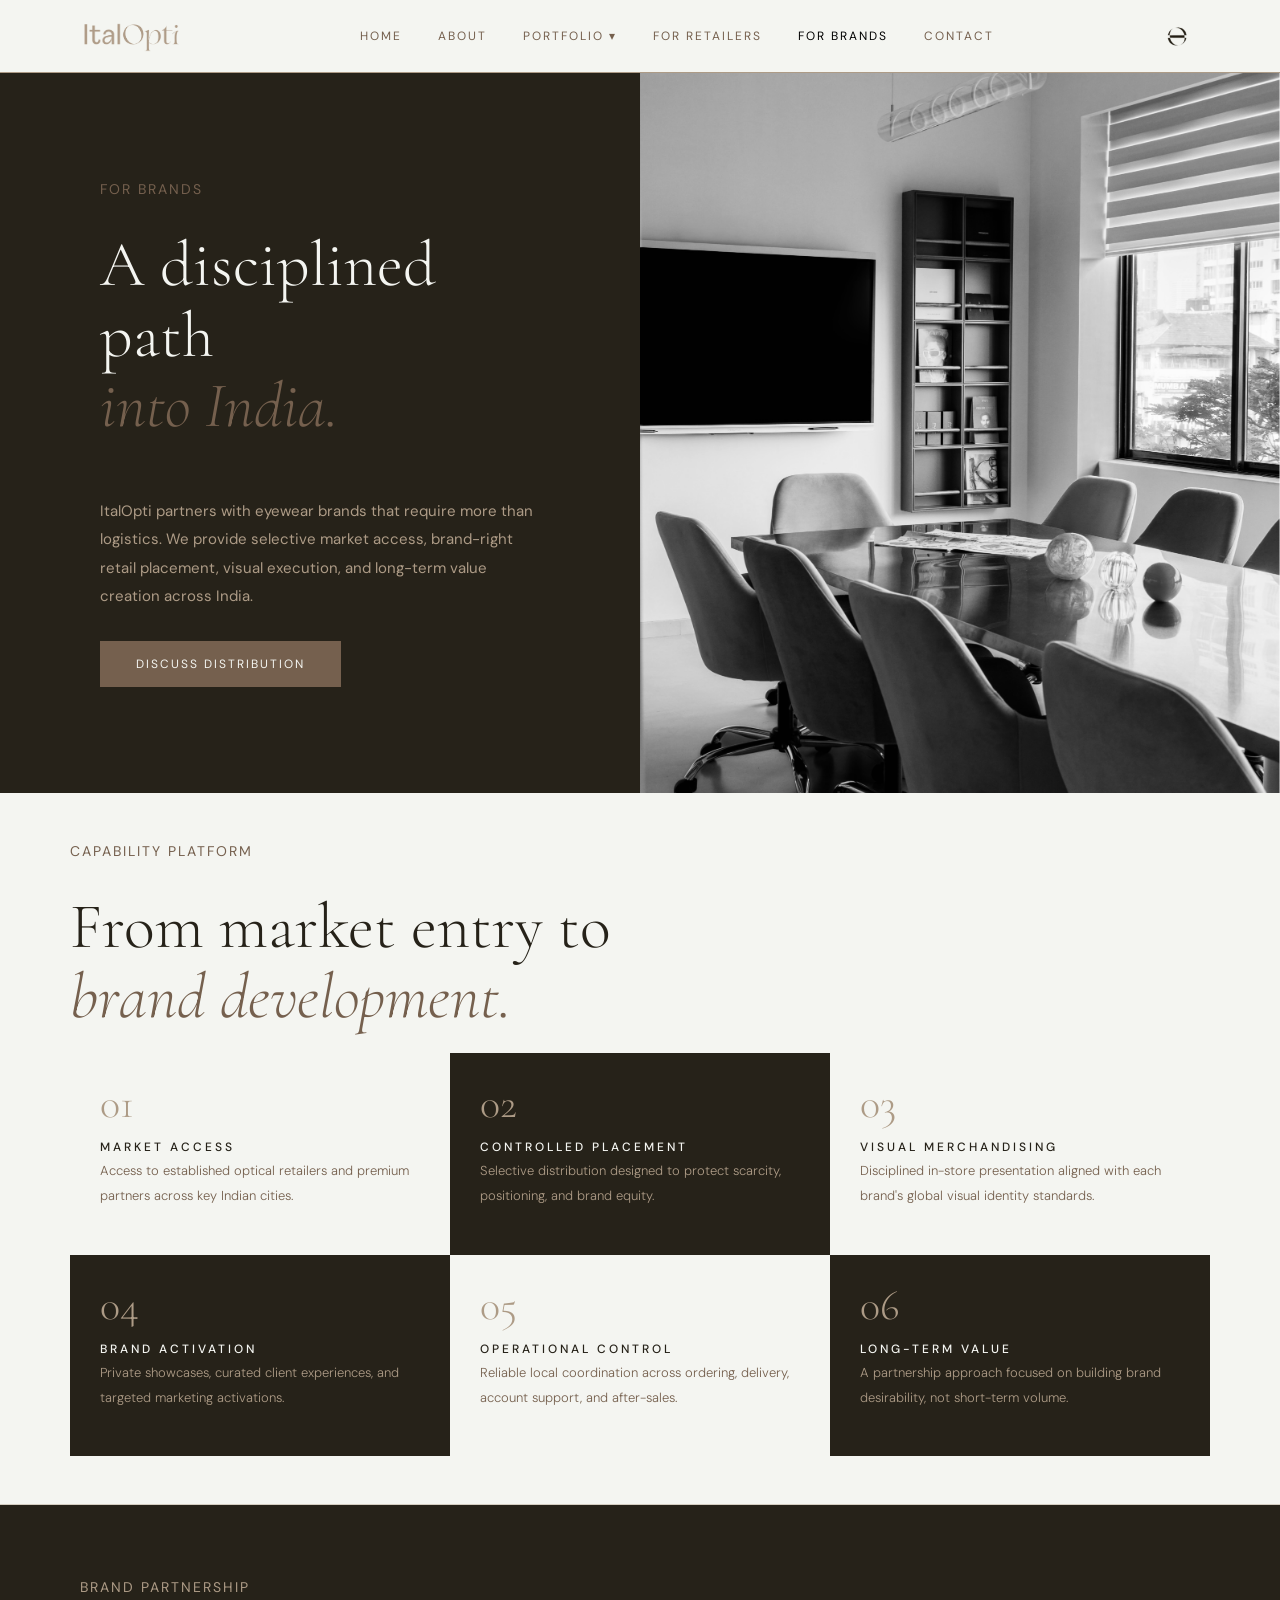
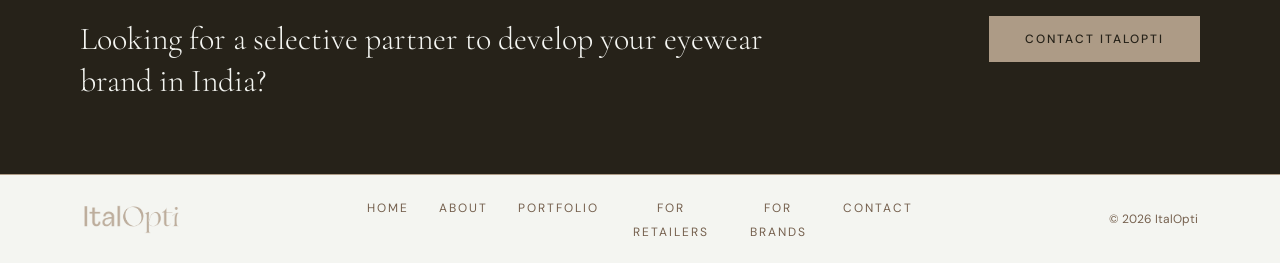
<file: brands.html>
<!DOCTYPE html>
<html lang="en">
<head>
<meta charset="utf-8">
<meta name="viewport" content="width=device-width, initial-scale=1">
<title>ItalOpti | For Brands</title>
<link href="https://cdn.jsdelivr.net/npm/bootstrap@5.3.0/dist/css/bootstrap.min.css" rel="stylesheet">
<link href="https://fonts.googleapis.com/css2?family=Cormorant+Garamond:wght@300;400;500&family=DM+Sans:wght@300;400;500&display=swap" rel="stylesheet">
<link href="https://cdn.jsdelivr.net/npm/bootstrap-icons@1.11.3/font/bootstrap-icons.css" rel="stylesheet">
<link href="css/style.css" rel="stylesheet">
</head>

<body>

<!-- NAVBAR -->
<nav class="navbar navbar-expand-lg ital-navbar">
  <div class="container"> <a class="navbar-brand" href="index.html"> <img src="images/logo.png" height="30" alt="ItalOpti Logo"> </a>
    <button class="ital-menu-toggle d-lg-none" id="menuToggle">☰</button>
    <div class="collapse navbar-collapse justify-content-center d-none d-lg-flex">
      <ul class="navbar-nav ital-nav-links">
        <li class="nav-item"><a class="nav-link" href="index.html">Home</a></li>
        <li class="nav-item"><a class="nav-link" href="about.html">About</a></li>
        <li class="nav-item dropdown ital-dropdown"> <a class="nav-link" href="brands-all.html">Portfolio ▾</a>
          <div class="ital-dropdown-menu"> <a href="jmm.html">Jacques Marie Mage</a> <a href="matsuda.html">Matsuda</a> <a href="thombrowne.html">Thom Browne</a> </div>
        </li>
        <li class="nav-item"><a class="nav-link" href="retailers.html">For Retailers</a></li>
       <li class="nav-item"><a class="nav-link active" href="brands.html">For Brands</a></li>
        <li class="nav-item"><a class="nav-link" href="contact.html">Contact</a></li>
      </ul>
    </div>
    <div class="d-none d-lg-block"> <a href="contact.html" class="ital-nav-logo-btn"> <img src="images/enquire-icon.png" alt="Enquire"> </a> </div>
  </div>
</nav>

<!-- MOBILE MENU -->
<div class="ital-mobile-menu" id="mobileMenu"> 
  <!-- Close Button -->
  <button class="ital-close-btn" id="closeMenu">✕</button>
  <div class="ital-mobile-inner">
    <ul class="ital-mobile-links">
      <li><a href="index.html">Home</a></li>
      <li><a href="about.html">About</a></li>
      <!-- Mobile Dropdown -->
      <li class="ital-mobile-dropdown">

  <a href="brands-all.html" class="ital-mobile-dropdown-toggle">
    <span>Portfolio ▾</span>
  </a>

  <div class="ital-mobile-submenu">
    <a href="jmm.html">Jacques Marie Mage</a>
    <a href="matsuda.html">Matsuda</a>
    <a href="thombrowne.html">Thom Browne</a>
  </div>

</li>
      <li><a href="retailers.html">For Retailers</a></li>
      <li><a href="brands.html">For Brands</a></li>
      <li><a href="contact.html">Contact</a></li>
    </ul>
        <!-- MOBILE ENQUIRE BUTTON -->
        <div class="ital-mobile-enquire">
          <a href="contact.html" class="ital-mobile-enquire-btn">
            <img src="images/enquire-icon-w.png" alt="Enquire">
          </a>
        </div>
  </div>
</div>
<!-- ABOUT HERO -->
<section class="ital-brands-hero">

  <div class="container-fluid px-0">

    <div class="row g-0 align-items-center">

      <!-- LEFT -->
      <div class="col-lg-6">
        
        <div class="ital-brands-hero-left">
           <p class="ital-section-label">For Brands</p>
        <h1 class="ital-title"> A disciplined path<br>
          <em>into India.</em> </h1>
        <p class="ital-retailer-desc">  ItalOpti partners with eyewear brands that require more than logistics. We provide selective market access, brand-right retail placement, visual execution, and long-term value creation across India. </p>
          <a class="ital-btn-primary ital-btn-light"
             href="contact.html">
             Discuss Distribution
          </a>

        </div>

      </div>

      <!-- RIGHT -->
      <div class="col-lg-6">

        <div class="ital-brands-hero-right">

          <img src="images/20260502_041617449_iOS.jpg"
               alt="Brand Distribution">

        </div>

      </div>

    </div>

  </div>

</section>
<section class="ital-values py-5">
  <div class="container px-0">
    <p class="ital-section-label">Capability Platform</p>
            <h2 class="ital-what-title">
              From market entry to<br>
              <em>brand development.</em>
            </h2>
    <div class="row ital-values-row">
      <div class="ital-capability-grid">

      <!-- 01 -->
      <div class="ital-cap-card light">
        <p class="ital-cap-num">01</p>
        <h4 class="ital-cap-title">Market Access</h4>
        <p class="ital-cap-desc"> Access to established optical retailers and premium partners across key Indian cities. </p>
      </div>

      <!-- 02 -->
      <div class="ital-cap-card dark">
        <p class="ital-cap-num">02</p>
        <h4 class="ital-cap-title">Controlled Placement</h4>
        <p class="ital-cap-desc">
          Selective distribution designed to protect scarcity, positioning, and brand equity.
        </p>
      </div>

      <!-- 03 -->
      <div class="ital-cap-card light">
        <p class="ital-cap-num">03</p>
        <h4 class="ital-cap-title">Visual Merchandising</h4>
        <p class="ital-cap-desc">
          Disciplined in-store presentation aligned with each brand's global visual identity standards.
        </p>
      </div>

      <!-- 04 -->
      <div class="ital-cap-card dark">
        <p class="ital-cap-num">04</p>
        <h4 class="ital-cap-title">Brand Activation</h4>
        <p class="ital-cap-desc">
          Private showcases, curated client experiences, and targeted marketing activations.
        </p>
      </div>

      <!-- 05 -->
      <div class="ital-cap-card light">
        <p class="ital-cap-num">05</p>
        <h4 class="ital-cap-title">Operational Control</h4>
        <p class="ital-cap-desc">
          Reliable local coordination across ordering, delivery, account support, and after-sales.
        </p>
      </div>

      <!-- 06 -->
      <div class="ital-cap-card dark">
        <p class="ital-cap-num">06</p>
        <h4 class="ital-cap-title">Long-Term Value</h4>
        <p class="ital-cap-desc">
          A partnership approach focused on building brand desirability, not short-term volume.
        </p>
      </div>

    </div>
    </div>
  </div>
</section>
<section class="ital-brand-cta">

  <div class="container-fluid">

    <div class="row align-items-center">

      <!-- LEFT -->
      <div class="col-lg-8">

        <p class="ital-brand-cta-label">
          Brand Partnership
        </p>

        <h2 class="ital-brand-cta-title">
          Looking for a selective partner to develop your eyewear brand in India?
        </h2>

      </div>

      <!-- RIGHT -->
      <div class="col-lg-4 text-lg-end">

        <a href="contact.html" class="ital-brand-cta-btn">
          Contact ItalOpti
        </a>

      </div>

    </div>

  </div>

</section>
<!-- FOOTER -->
<footer class="ital-footer">
  <div class="container">
    <div class="row align-items-center">
      <div class="col-md-3 text-md-start text-center"> <img src="images/logo.png" class="ital-footer-logo" alt="ItalOpti"> </div>
      <div class="col-md-6 text-center">
        <ul class="ital-footer-links">
          <li><a href="index.html">Home</a></li>
          <li><a href="about.html">About</a></li>
          <li><a href="brands-all.html">Portfolio</a></li>
          <li><a href="retailers.html">For Retailers</a></li>
			<li><a href="brands.html">For Brands</a></li>
          <li><a href="contact.html">Contact</a></li>
        </ul>
      </div>
      <div class="col-md-3 text-md-end text-center">
        <p class="ital-footer-copy m-0">© 2026 ItalOpti</p>
      </div>
    </div>
  </div>
</footer>

<!-- SCRIPTS --> 
<script src="https://cdn.jsdelivr.net/npm/bootstrap@5.3.0/dist/js/bootstrap.bundle.min.js"></script> 
<script>
const toggle = document.getElementById('menuToggle');
const menu = document.getElementById('mobileMenu');
const closeBtn = document.getElementById('closeMenu');

if (toggle && menu && closeBtn) {
  toggle.onclick = () => menu.classList.add('active');
  closeBtn.onclick = () => menu.classList.remove('active');
}
</script> 
<script>
const counters = document.querySelectorAll('.ital-stat-number');
let started = false;

function startCounter() {
  counters.forEach(counter => {
    const target = +counter.getAttribute('data-count');
    let count = 0;
    const increment = target / 80;

    const update = () => {
      count += increment;
      if (count < target) {
        counter.innerText = Math.floor(count);
        requestAnimationFrame(update);
      } else {
        counter.innerText = target + (target === 150 ? '+' : (target === 10 ? 'yr' : ''));
      }
    };

    update();
  });
}

window.addEventListener('scroll', () => {
  const section = document.querySelector('.ital-stats');
  if (!section) return;

  const sectionTop = section.offsetTop - window.innerHeight + 100;

  if (!started && window.scrollY > sectionTop) {
    startCounter();
    started = true;
  }
});
</script>
<script>

document.querySelectorAll('.ital-mobile-dropdown-toggle').forEach(toggle => {

  let clickedOnce = false;

  toggle.addEventListener('click', function(e) {

    const parent = this.closest('.ital-mobile-dropdown');

    /* FIRST CLICK */
    if (!clickedOnce) {

      e.preventDefault();

      parent.classList.add('open');

      clickedOnce = true;

      /* RESET */
      setTimeout(() => {

        clickedOnce = false;

      }, 3000);

    }

    /* SECOND CLICK = NORMAL LINK */

  });

});

</script>
</body>
</html>
</file>
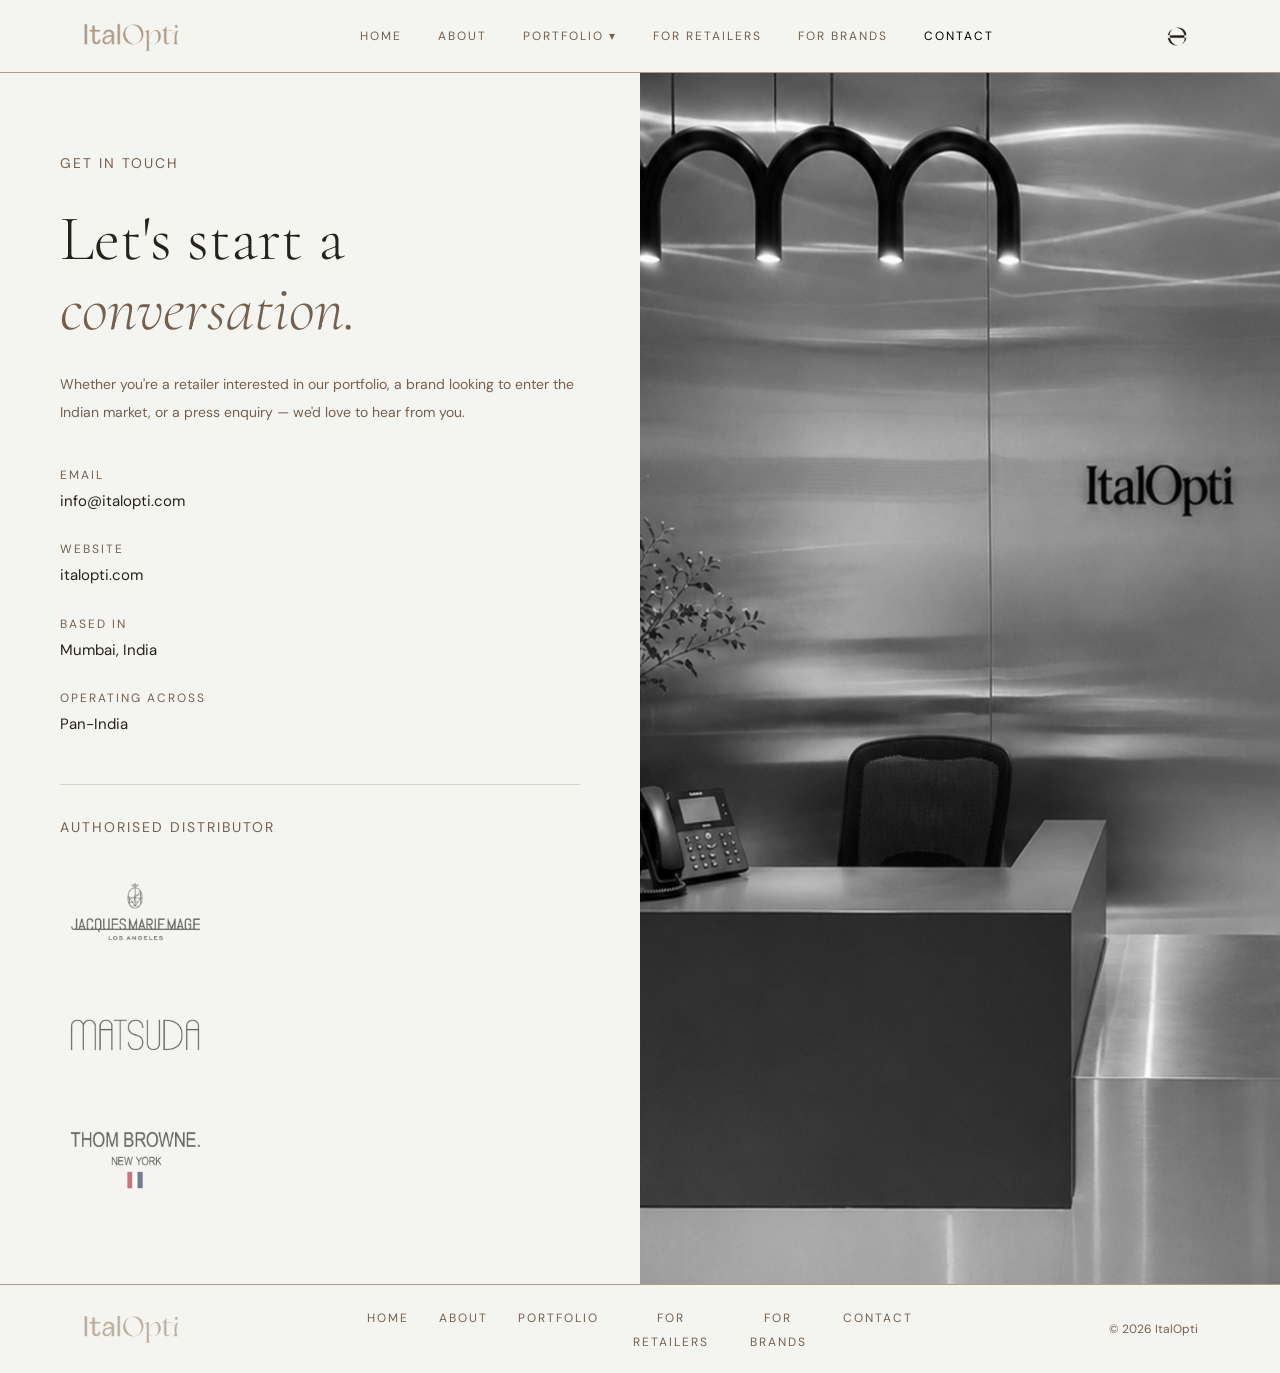
<file: contact.html>
<!DOCTYPE html>
<html lang="en">
<head>
<meta charset="utf-8">
<meta http-equiv="X-UA-Compatible" content="IE=edge">
<meta name="viewport" content="width=device-width, initial-scale=1">
<title>ItalOpti | Contact</title>

<!-- Bootstrap CSS -->
<link href="https://cdn.jsdelivr.net/npm/bootstrap@5.3.0/dist/css/bootstrap.min.css" rel="stylesheet">

<!-- Google Fonts -->
<link href="https://fonts.googleapis.com/css2?family=Cormorant+Garamond:ital,wght@0,300;0,400;0,500;1,300;1,400&family=DM+Sans:wght@300;400;500&display=swap" rel="stylesheet">

<!-- Bootstrap Icons -->
<link href="https://cdn.jsdelivr.net/npm/bootstrap-icons@1.11.3/font/bootstrap-icons.css" rel="stylesheet">

<!-- Your Custom CSS (ALWAYS LAST) -->
<link href="css/style.css" rel="stylesheet">
</head>
<body>
<nav class="navbar navbar-expand-lg ital-navbar">
  <div class="container"> <a class="navbar-brand" href="index.html"> <img src="images/logo.png" height="30" alt="ItalOpti Logo"> </a>
    <button class="ital-menu-toggle d-lg-none" id="menuToggle">☰</button>
    <div class="collapse navbar-collapse justify-content-center d-none d-lg-flex">
      <ul class="navbar-nav ital-nav-links">
        <li class="nav-item"><a class="nav-link " href="index.html">Home</a></li>
        <li class="nav-item"><a class="nav-link " href="about.html">About</a></li>
        <li class="nav-item dropdown ital-dropdown"> <a class="nav-link " href="brands-all.html">Portfolio ▾</a>
          <div class="ital-dropdown-menu"> <a href="jmm.html">Jacques Marie Mage</a> <a href="matsuda.html">Matsuda</a> <a href="thombrowne.html">Thom Browne</a> </div>
        </li>
        <li class="nav-item"><a class="nav-link" href="retailers.html">For Retailers</a></li>
       <li class="nav-item"><a class="nav-link" href="brands.html">For Brands</a></li>
        <li class="nav-item"><a class="nav-link active" href="contact.html">Contact</a></li>
      </ul>
    </div>
    <div class="d-none d-lg-block"> <a href="contact.html" class="ital-nav-logo-btn"> <img src="images/enquire-icon.png" alt="Enquire"> </a> </div>
  </div>
</nav>

<!-- MOBILE MENU -->
<div class="ital-mobile-menu" id="mobileMenu"> 
  <!-- Close Button -->
  <button class="ital-close-btn" id="closeMenu">✕</button>
  <div class="ital-mobile-inner">
    <ul class="ital-mobile-links">
      <li><a href="index.html">Home</a></li>
      <li><a href="about.html">About</a></li>
      <!-- Mobile Dropdown -->
      <li class="ital-mobile-dropdown">

  <a href="brands-all.html" class="ital-mobile-dropdown-toggle">
    <span>Portfolio ▾</span>
  </a>

  <div class="ital-mobile-submenu">
    <a href="jmm.html">Jacques Marie Mage</a>
    <a href="matsuda.html">Matsuda</a>
    <a href="thombrowne.html">Thom Browne</a>
  </div>

</li>
      <li><a href="retailers.html">For Retailers</a></li>
      <li><a href="brands.html">For Brands</a></li>
      <li><a href="contact.html">Contact</a></li>
    </ul>
        <!-- MOBILE ENQUIRE BUTTON -->
        <div class="ital-mobile-enquire">
          <a href="contact.html" class="ital-mobile-enquire-btn">
            <img src="images/enquire-icon-w.png" alt="Enquire">
          </a>
        </div>
  </div>
</div>

<section class="ital-contact">
  <div class="container-fluid">
    <div class="row g-0"> 
      
      <!-- LEFT -->
      <div class="col-lg-6 ital-contact-left">
        <div class="ital-contact-inner">
          <p class="ital-section-label">Get in Touch</p>
          <h1 class="ital-title"> Let's start a<br>
            <em>conversation.</em> </h1>
          <p class="ital-desc"> Whether you're a retailer interested in our portfolio, a brand looking to enter the Indian market, or a press enquiry — we'd love to hear from you. </p>
          <div class="ital-contact-meta">
            <div class="ital-meta-block"> <span>Email</span>
              <p>info@italopti.com</p>
            </div>
            <div class="ital-meta-block"> <span>Website</span>
              <p>italopti.com</p>
            </div>
            <div class="ital-meta-block"> <span>Based In</span>
              <p>Mumbai, India</p>
            </div>
            <div class="ital-meta-block"> <span>Operating Across</span>
              <p>Pan-India</p>
            </div>
          </div>
          <div class="ital-divider"></div>
          
          <!-- AUTHORISED DISTRIBUTOR -->
          <div class="ital-contact-brands">

  <p class="ital-section-label">
    Authorised Distributor
  </p>

  <div class="ital-contact-brand-logos">

    <div class="ital-contact-brand-item">
      <img src="images/JMM.png"
           alt="Jacques Marie Mage"
           class="ital-contact-brand-img ital-contact-jmm">
    </div>

    <div class="ital-contact-brand-item">
      <img src="images/matsuda-b.png"
           alt="Matsuda"
           class="ital-contact-brand-img ital-contact-matsuda">
    </div>

    <div class="ital-contact-brand-item">
      <img src="images/thom.png"
           alt="Thom Browne"
           class="ital-contact-brand-img ital-contact-tb">
    </div>

  </div>

</div>
        </div>
      </div>
      
      <!-- RIGHT -->
      <div class="col-lg-6 ital-contact-right">

  <div class="ital-contact-banner">

    <img src="images/contact-banner.jpg"
         alt="ItalOpti Contact"
         class="ital-contact-banner-img">

  </div>

</div>
    </div>
  </div>
</section>
<footer class="ital-footer">
  <div class="container">
    <div class="row align-items-center">
      <div class="col-md-3 text-md-start text-center"> <img src="images/logo.png" class="ital-footer-logo" alt="ItalOpti"> </div>
      <div class="col-md-6 text-center">
        <ul class="ital-footer-links">
          <li><a href="index.html">Home</a></li>
          <li><a href="about.html">About</a></li>
          <li><a href="brands-all.html">Portfolio</a></li>
          <li><a href="retailers.html">For Retailers</a></li>
			<li><a href="brands.html">For Brands</a></li>
          <li><a href="contact.html">Contact</a></li>
        </ul>
      </div>
      <div class="col-md-3 text-md-end text-center">
        <p class="ital-footer-copy m-0">© 2026 ItalOpti</p>
      </div>
    </div>
  </div>
</footer>

<!-- Your Custom Script --> 
<script src="https://cdn.jsdelivr.net/npm/bootstrap@5.3.0/dist/js/bootstrap.bundle.min.js"></script> 
<script>

const toggle = document.getElementById('menuToggle');
const menu = document.getElementById('mobileMenu');
const closeBtn = document.getElementById('closeMenu');

/* OPEN MENU */
toggle?.addEventListener('click', () => {
  menu.classList.add('active');
});

/* CLOSE MENU */
closeBtn?.addEventListener('click', () => {
  menu.classList.remove('active');
});


</script>
<script>

document.querySelectorAll('.ital-mobile-dropdown-toggle').forEach(toggle => {

  let clickedOnce = false;

  toggle.addEventListener('click', function(e) {

    const parent = this.closest('.ital-mobile-dropdown');

    /* FIRST CLICK */
    if (!clickedOnce) {

      e.preventDefault();

      parent.classList.add('open');

      clickedOnce = true;

      /* RESET */
      setTimeout(() => {

        clickedOnce = false;

      }, 3000);

    }

    /* SECOND CLICK = NORMAL LINK */

  });

});

</script>
</body>
</html>
</file>
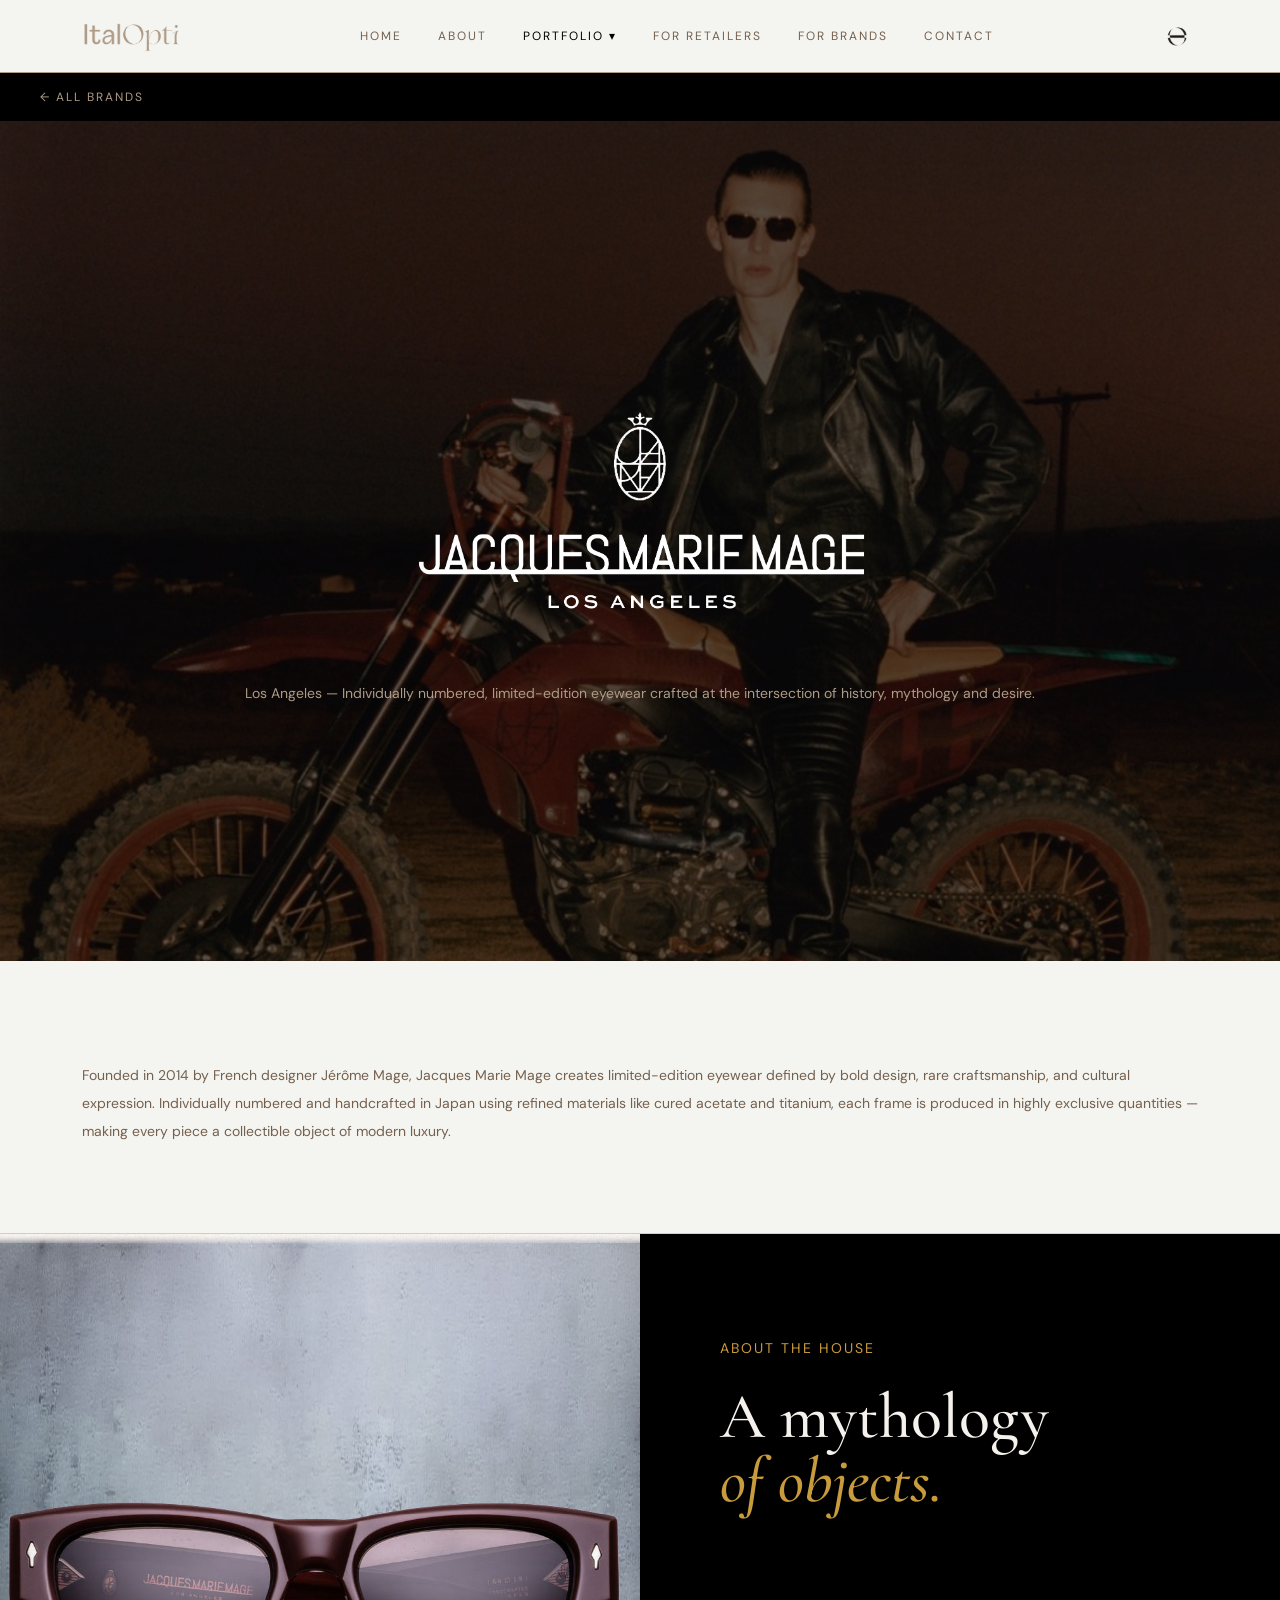
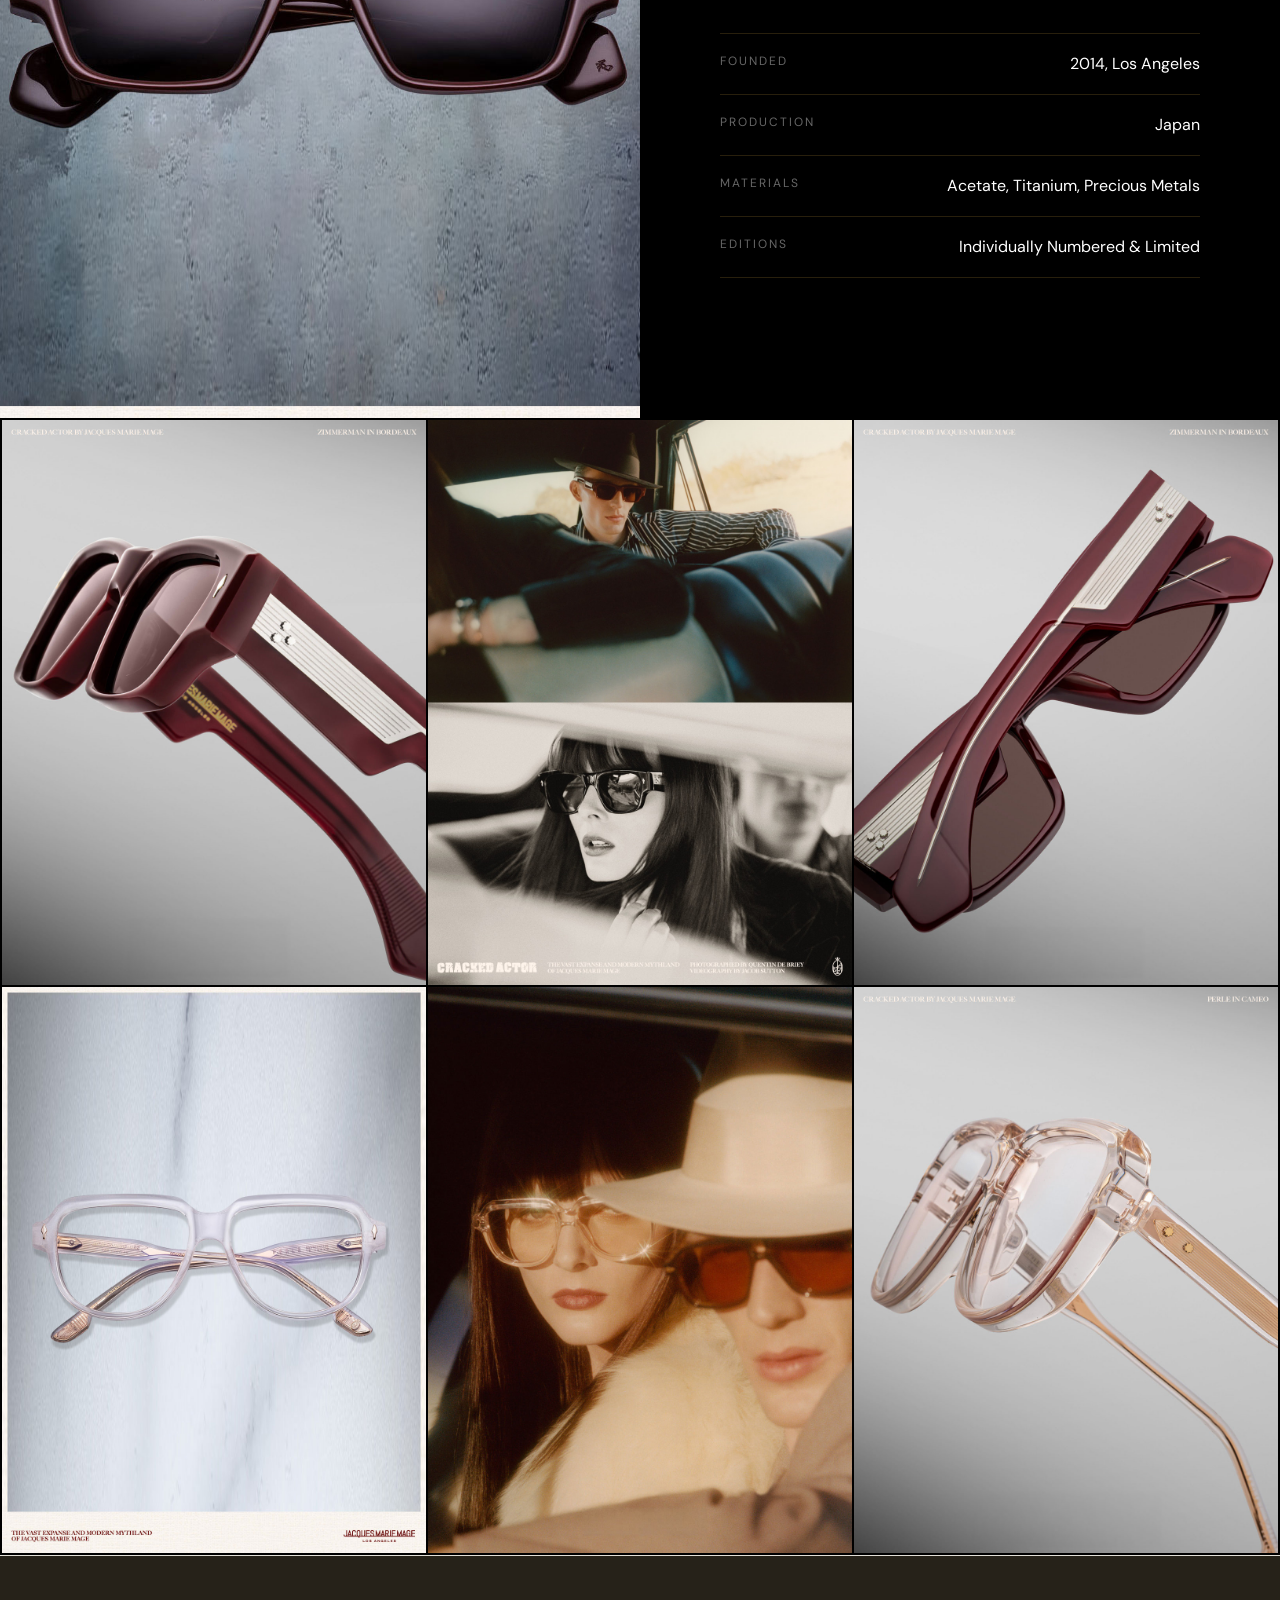
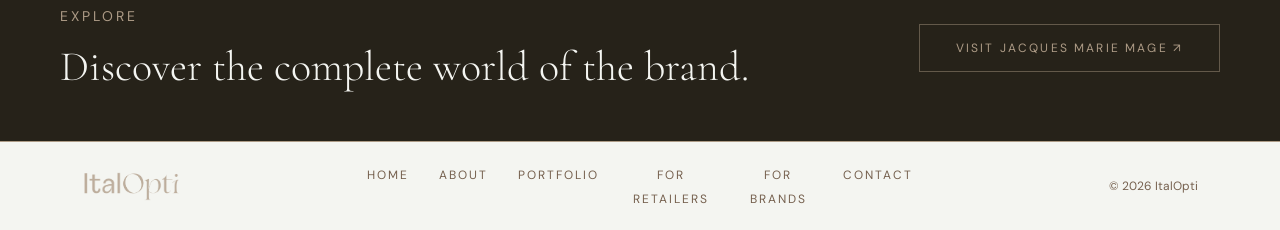
<file: jmm.html>
<!DOCTYPE html>
<html lang="en">
<head>
<meta charset="utf-8">
<meta http-equiv="X-UA-Compatible" content="IE=edge">
<meta name="viewport" content="width=device-width, initial-scale=1">
<title>ItalOpti | Jacques Marie Mage</title>

<!-- Bootstrap CSS -->
<link href="https://cdn.jsdelivr.net/npm/bootstrap@5.3.0/dist/css/bootstrap.min.css" rel="stylesheet">

<!-- Google Fonts -->
<link href="https://fonts.googleapis.com/css2?family=Cormorant+Garamond:ital,wght@0,300;0,400;0,500;1,300;1,400&family=DM+Sans:wght@300;400;500&display=swap" rel="stylesheet">

<!-- Bootstrap Icons -->
<link href="https://cdn.jsdelivr.net/npm/bootstrap-icons@1.11.3/font/bootstrap-icons.css" rel="stylesheet">

<!-- Your Custom CSS (ALWAYS LAST) -->
<link href="css/style.css" rel="stylesheet">
</head>
<body>
<nav class="navbar navbar-expand-lg ital-navbar">
  <div class="container"> <a class="navbar-brand" href="index.html"> <img src="images/logo.png" height="30" alt="ItalOpti Logo"> </a>
    <button class="ital-menu-toggle d-lg-none" id="menuToggle">☰</button>
    <div class="collapse navbar-collapse justify-content-center d-none d-lg-flex">
      <ul class="navbar-nav ital-nav-links">
        <li class="nav-item"><a class="nav-link " href="index.html">Home</a></li>
        <li class="nav-item"><a class="nav-link " href="about.html">About</a></li>
        <li class="nav-item dropdown ital-dropdown"> <a class="nav-link active" href="brands-all.html">Portfolio ▾</a>
          <div class="ital-dropdown-menu"> <a href="jmm.html">Jacques Marie Mage</a> <a href="matsuda.html">Matsuda</a> <a href="thombrowne.html">Thom Browne</a> </div>
        </li>
        <li class="nav-item"><a class="nav-link" href="retailers.html">For Retailers</a></li>
       <li class="nav-item"><a class="nav-link" href="brands.html">For Brands</a></li>
        <li class="nav-item"><a class="nav-link" href="contact.html">Contact</a></li>
      </ul>
    </div>
    <div class="d-none d-lg-block"> <a href="contact.html" class="ital-nav-logo-btn"> <img src="images/enquire-icon.png" alt="Enquire"> </a> </div>
  </div>
</nav>

<!-- MOBILE MENU -->
<div class="ital-mobile-menu" id="mobileMenu"> 
  <!-- Close Button -->
  <button class="ital-close-btn" id="closeMenu">✕</button>
  <div class="ital-mobile-inner">
    <ul class="ital-mobile-links">
      <li><a href="index.html">Home</a></li>
      <li><a href="about.html">About</a></li>
      <!-- Mobile Dropdown -->
      <li class="ital-mobile-dropdown">

  <a href="brands-all.html" class="ital-mobile-dropdown-toggle">
    <span>Portfolio ▾</span>
  </a>

  <div class="ital-mobile-submenu">
    <a href="jmm.html">Jacques Marie Mage</a>
    <a href="matsuda.html">Matsuda</a>
    <a href="thombrowne.html">Thom Browne</a>
  </div>

</li>
      <li><a href="retailers.html">For Retailers</a></li>
      <li><a href="brands.html">For Brands</a></li>
      <li><a href="contact.html">Contact</a></li>
    </ul>
        <!-- MOBILE ENQUIRE BUTTON -->
        <div class="ital-mobile-enquire">
          <a href="contact.html" class="ital-mobile-enquire-btn">
            <img src="images/enquire-icon-w.png" alt="Enquire">
          </a>
        </div>
  </div>
</div>

<!-- TOP BAR -->
<div class="ital-brand-bar">
  <div class="container-fluid d-flex justify-content-between align-items-center"> <a href="brands-all.html" class="ital-back-link"> &larr; All Brands</a>  </div>
</div>
<section class="ital-brand-hero"> 
  
  <!-- IMAGE --> 
  <img src="images/JMM_IG_GRID_301.jpg" alt="Jacques Marie Mage" class="ital-brand-bg"> 
  
  <!-- OVERLAY -->
  <div class="ital-brand-overlay"></div>
  
  <!-- CONTENT -->
  <div class="ital-brand-content">
    <h1 class="ital-brand-title"> <img src="images/jmm-white.png" alt=""/></h1>
    <p class="ital-brand-desc"> Los Angeles — Individually numbered, limited-edition eyewear crafted at the intersection of history, mythology and desire. </p>
  </div>
</section>
	<section class="ital-about-hero">
  <div class="container">
    <div class="row align-items-start">
      <p class="ital-desc">Founded in 2014 by French designer Jérôme Mage, Jacques Marie Mage creates limited-edition eyewear defined by bold design, rare craftsmanship, and cultural expression. Individually numbered and handcrafted in Japan using refined materials like cured acetate and titanium, each frame is produced in highly exclusive quantities — making every piece a collectible object of modern luxury.</p>
    </div>
  </div>
  <div class="ital-divider mt-5"></div>
</section>

<!-- HERO SECTION -->
<section class="ital-house-section">
  <div class="container-fluid">
    <div class="row g-0 align-items-stretch"> 
      
      <!-- LEFT IMAGE -->
      <div class="col-lg-6">
        <div class="ital-house-image"> <img src="images/JMM_IG_GRID_081.jpg" alt="Jacques Marie Mage"> </div>
      </div>
      
      <!-- RIGHT CONTENT -->
      <div class="col-lg-6 ital-house-right">
  		<div class="ital-house-content">
          
          <!-- LABEL -->
          <p class="ital-house-label mt-4">About The House</p>
          
          <!-- TITLE -->
          <h2 class="ital-house-title"> A mythology<br>
            <em>of objects.</em> 
		  </h2>
          
          <!-- INFO LIST -->
          <div class="ital-house-info">
            <div class="ital-house-row"> <span>Founded</span> <strong>2014, Los Angeles</strong> </div>
            <div class="ital-house-row"> <span>Production</span> <strong>Japan </strong> </div>
            <div class="ital-house-row"> <span>Materials</span> <strong>Acetate, Titanium, Precious Metals</strong> </div>
            <div class="ital-house-row"> <span>Editions</span> <strong>Individually Numbered & Limited</strong> </div>
          </div>
          
          <!-- BUTTON --> 
     
      </div>
		 
    </div>
  </div>
	</div>
</section>
<section class="ital-jmm-gallery">
  <div class="ital-jmm-grid"> 
    
    <!-- BIG IMAGE -->
<!--    <div class="ital-jmm-item ital-jmm-big"> <img src="images/JMM_IG_GRID_071.jpg" alt="Campaign"> </div>-->
    
    <!-- SMALL IMAGES -->
    <div class="ital-jmm-item"> <img src="images/JMM_IG_GRID_082.jpg" alt=""> </div>
    <div class="ital-jmm-item"> <img src="images/JMM_IG_GRID_CENT.jpg" alt=""> </div>
    <div class="ital-jmm-item"> <img src="images/JMM_IG_GRID_083.jpg" alt=""> </div>


    
    <div class="ital-jmm-item"> <img src="images/JMM_IG_GRID_201.jpg" alt=""> </div>
	<div class="ital-jmm-item"> <img src="images/JMM_IG_GRID_181.jpg" alt=""> </div>
    <div class="ital-jmm-item"> <img src="images/JMM_IG_GRID_202.jpg" alt=""> </div>
  </div>
</section>


<!-- BRAND CTA SECTION -->
<section class="ital-brands-cta">

  <div class="container-fluid">

    <div class="ital-brands-cta-wrap">

      <div class="ital-brands-cta-content">

        <p class="ital-brands-cta-label">
          Explore
        </p>

        <h2 class="ital-brands-cta-title">
          Discover the complete world of the brand.
        </h2>

      </div>
    
		<a href="https://jacquesmariemage.com/?srsltid=AfmBOoqE75U7GZAMeU5KpMkT01CPmOj3uEJDiU5mHuAbowS_sowh5yhe" class="ital-brands-cta-btn" target="_blank"> Visit Jacques Marie Mage &#8599;</a>
    

    </div>

  </div>

</section>
<!---->


<!--FOOTER-->
<footer class="ital-footer">
  <div class="container">
    <div class="row align-items-center">
      <div class="col-md-3 text-md-start text-center"> <img src="images/logo.png" class="ital-footer-logo" alt="ItalOpti"> </div>
      <div class="col-md-6 text-center">
        <ul class="ital-footer-links">
          <li><a href="index.html">Home</a></li>
          <li><a href="about.html">About</a></li>
          <li><a href="brands-all.html">Portfolio</a></li>
          <li><a href="retailers.html">For Retailers</a></li>
          <li><a href="brands.html">For Brands</a></li>
          <li><a href="contact.html">Contact</a></li>
        </ul>
      </div>
      <div class="col-md-3 text-md-end text-center">
        <p class="ital-footer-copy m-0">© 2026 ItalOpti</p>
      </div>
    </div>
  </div>
</footer>
<!-- Your Custom Script --> 
<script src="https://cdn.jsdelivr.net/npm/bootstrap@5.3.0/dist/js/bootstrap.bundle.min.js"></script> 
<script>

const toggle = document.getElementById('menuToggle');
const menu = document.getElementById('mobileMenu');
const closeBtn = document.getElementById('closeMenu');

/* OPEN MENU */
toggle?.addEventListener('click', () => {
  menu.classList.add('active');
});

/* CLOSE MENU */
closeBtn?.addEventListener('click', () => {
  menu.classList.remove('active');
});



</script>
<script>

document.querySelectorAll('.ital-mobile-dropdown-toggle').forEach(toggle => {

  let clickedOnce = false;

  toggle.addEventListener('click', function(e) {

    const parent = this.closest('.ital-mobile-dropdown');

    /* FIRST CLICK */
    if (!clickedOnce) {

      e.preventDefault();

      parent.classList.add('open');

      clickedOnce = true;

      /* RESET */
      setTimeout(() => {

        clickedOnce = false;

      }, 3000);

    }

    /* SECOND CLICK = NORMAL LINK */

  });

});

</script>
</body>
</html>
</file>
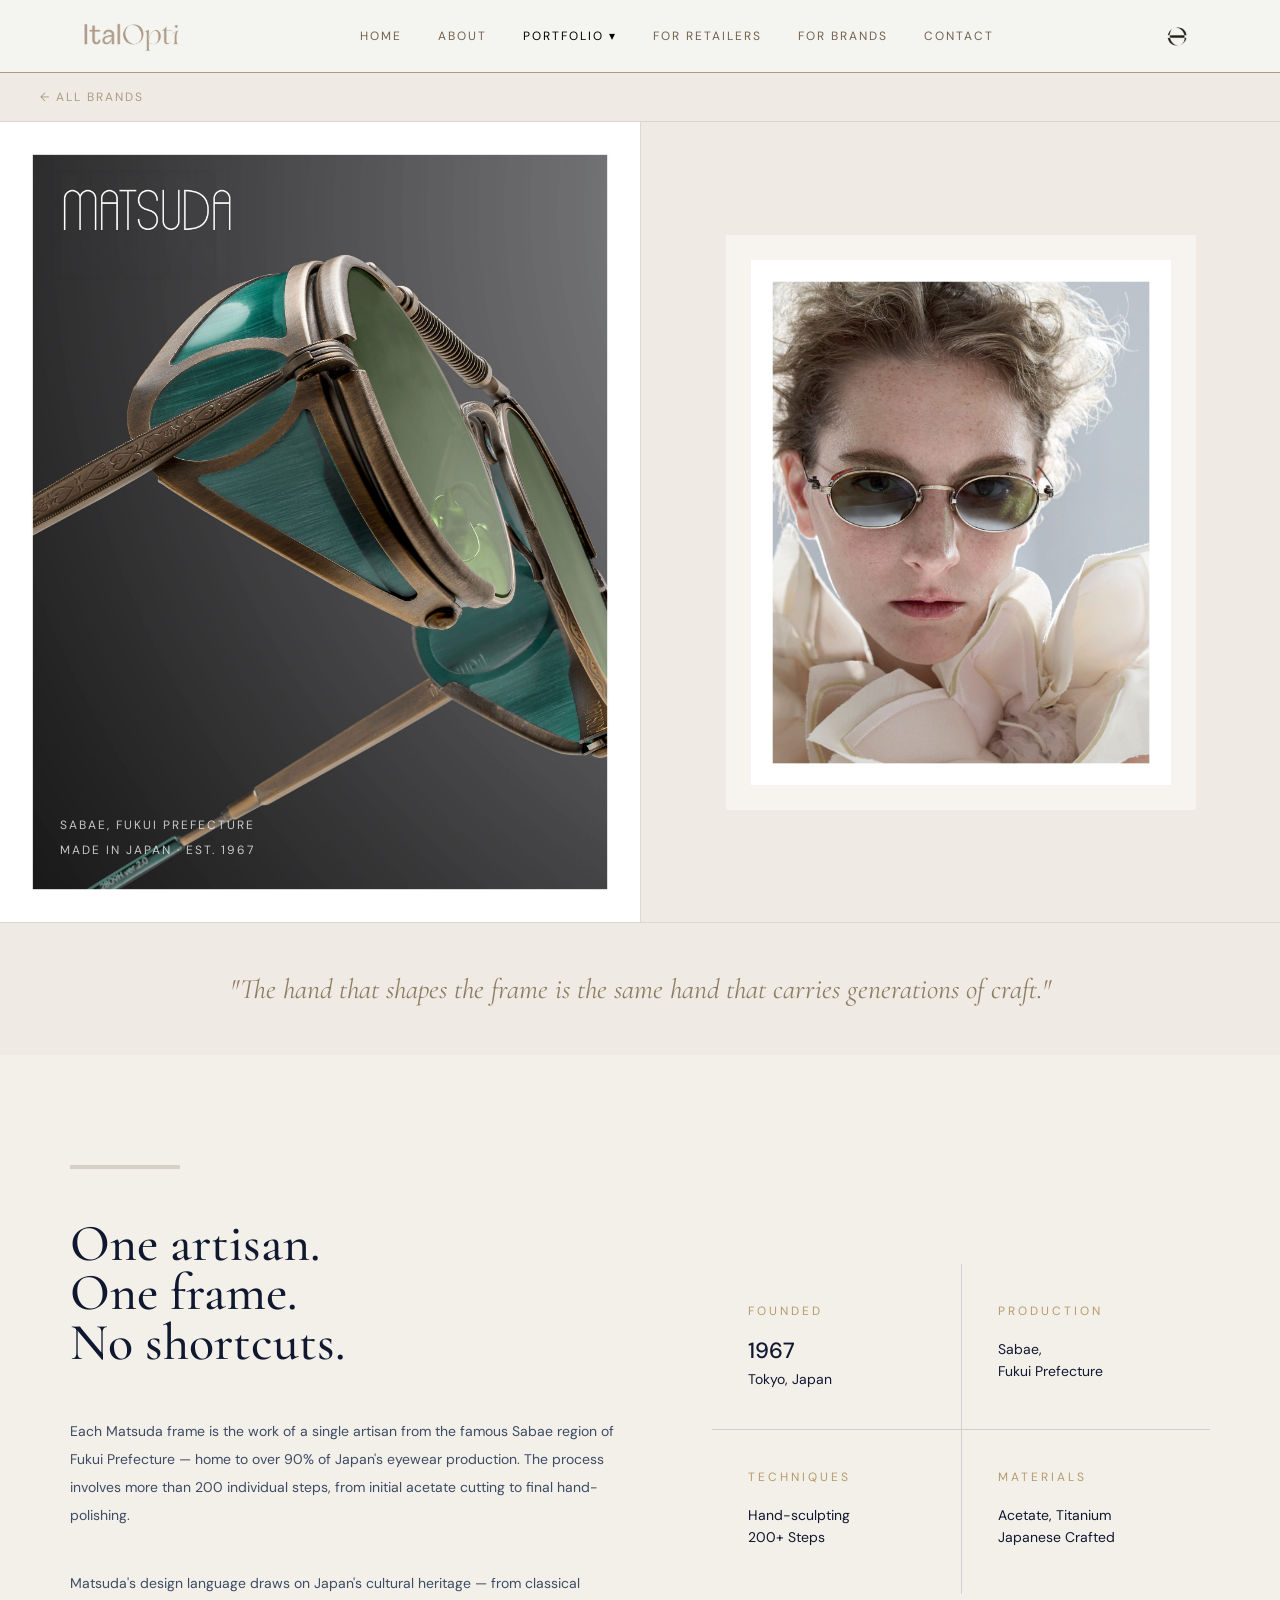
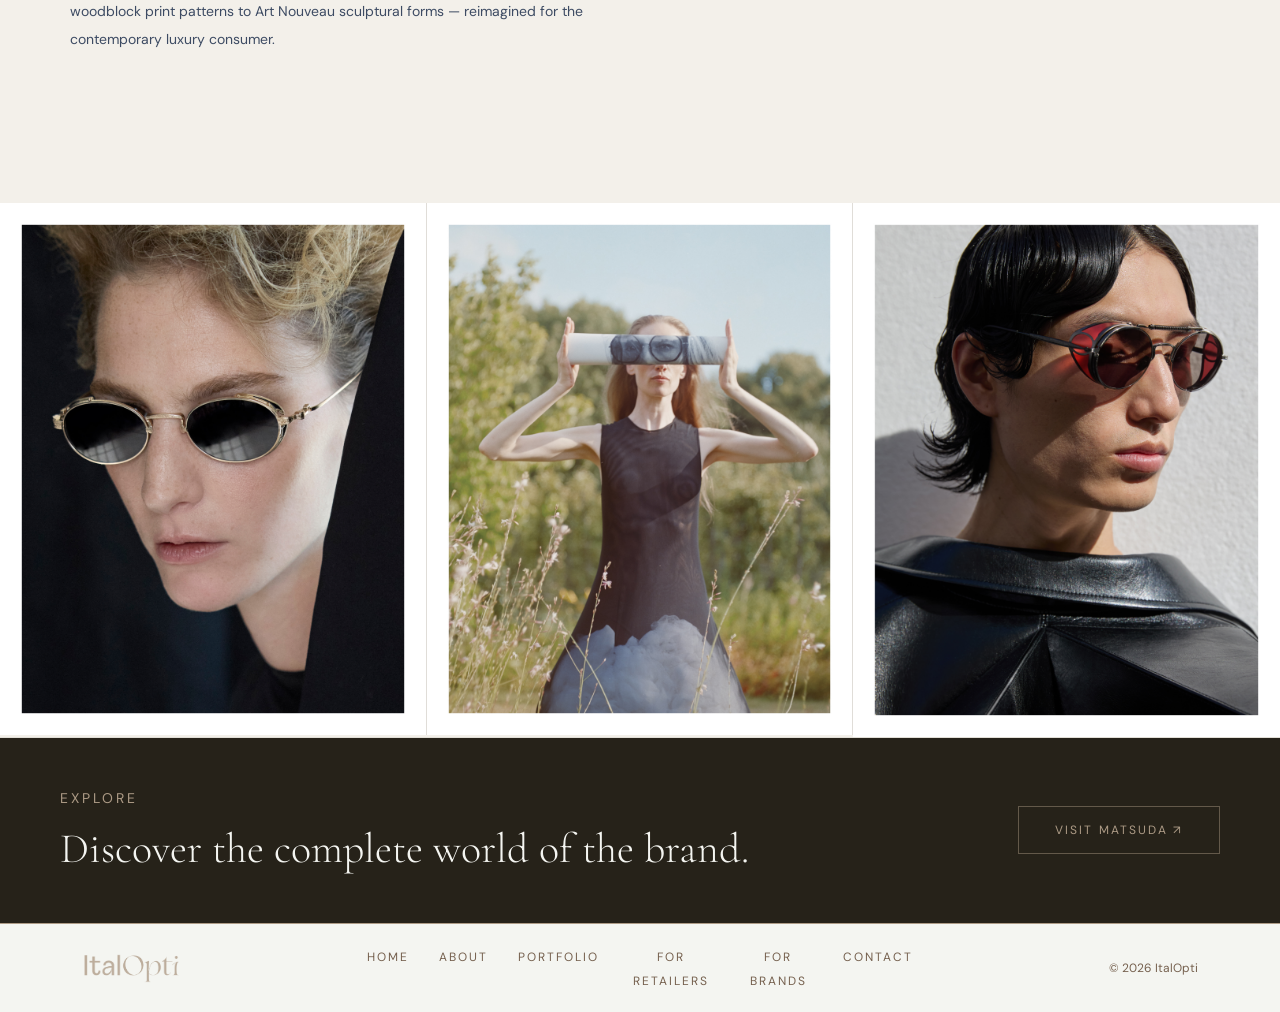
<file: matsuda.html>
<!DOCTYPE html>
<html lang="en">
<head>
<meta charset="utf-8">
<meta http-equiv="X-UA-Compatible" content="IE=edge">
<meta name="viewport" content="width=device-width, initial-scale=1">
<title>ItalOpti | Matsuda</title>

<!-- Bootstrap CSS -->
<link href="https://cdn.jsdelivr.net/npm/bootstrap@5.3.0/dist/css/bootstrap.min.css" rel="stylesheet">

<!-- Google Fonts -->
<link href="https://fonts.googleapis.com/css2?family=Cormorant+Garamond:ital,wght@0,300;0,400;0,500;1,300;1,400&family=DM+Sans:wght@300;400;500&display=swap" rel="stylesheet">

<!-- Bootstrap Icons -->
<link href="https://cdn.jsdelivr.net/npm/bootstrap-icons@1.11.3/font/bootstrap-icons.css" rel="stylesheet">

<!-- Your Custom CSS (ALWAYS LAST) -->
<link href="css/style.css" rel="stylesheet">
</head>
<body>
<nav class="navbar navbar-expand-lg ital-navbar">
  <div class="container"> <a class="navbar-brand" href="index.html"> <img src="images/logo.png" height="30" alt="ItalOpti Logo"> </a>
    <button class="ital-menu-toggle d-lg-none" id="menuToggle">☰</button>
    <div class="collapse navbar-collapse justify-content-center d-none d-lg-flex">
      <ul class="navbar-nav ital-nav-links">
        <li class="nav-item"><a class="nav-link " href="index.html">Home</a></li>
        <li class="nav-item"><a class="nav-link " href="about.html">About</a></li>
        <li class="nav-item dropdown ital-dropdown"> <a class="nav-link active" href="brands-all.html">Portfolio ▾</a>
          <div class="ital-dropdown-menu"> <a href="jmm.html">Jacques Marie Mage</a> <a href="matsuda.html">Matsuda</a> <a href="thombrowne.html">Thom Browne</a> </div>
        </li>
		  <li class="nav-item"><a class="nav-link" href="retailers.html">For Retailers</a></li>
       <li class="nav-item"><a class="nav-link" href="brands.html">For Brands</a></li>
        <li class="nav-item"><a class="nav-link" href="contact.html">Contact</a></li>
      </ul>
    </div><div class="d-none d-lg-block">
  <a href="contact.html" class="ital-nav-logo-btn">
    <img src="images/enquire-icon.png" alt="Enquire">
  </a>
</div>
  </div>
</nav>

<!-- MOBILE MENU -->
<div class="ital-mobile-menu" id="mobileMenu"> 
  <!-- Close Button -->
  <button class="ital-close-btn" id="closeMenu">✕</button>
  <div class="ital-mobile-inner">
    <ul class="ital-mobile-links">
      <li><a href="index.html">Home</a></li>
      <li><a href="about.html">About</a></li>
      <!-- Mobile Dropdown -->
      <li class="ital-mobile-dropdown">

  <a href="brands-all.html" class="ital-mobile-dropdown-toggle">
    <span>Portfolio ▾</span>
  </a>

  <div class="ital-mobile-submenu">
    <a href="jmm.html">Jacques Marie Mage</a>
    <a href="matsuda.html">Matsuda</a>
    <a href="thombrowne.html">Thom Browne</a>
  </div>

</li>
      <li><a href="retailers.html">For Retailers</a></li>
      <li><a href="brands.html">For Brands</a></li>
      <li><a href="contact.html">Contact</a></li>
    </ul>
        <!-- MOBILE ENQUIRE BUTTON -->
        <div class="ital-mobile-enquire">
          <a href="contact.html" class="ital-mobile-enquire-btn">
            <img src="images/enquire-icon-w.png" alt="Enquire">
          </a>
        </div>
  </div>
</div>

<!-- TOP BAR -->
<section class="ital-matsuda-hero">

  <div class="ital-matsuda-topbar">
    <a href="brands-all.html" class="ital-back-link"> &larr; All Brands</a>
<!--
    <a href="https://www.matsuda.com/en-in?srsltid=AfmBOoqJUDt9VxxDWKhVMVYpts3TirfeuUHjtiEjDEblMQA_zZ5I_sQH" class="ital-matsuda-btn">
      Visit Matsuda.com &#8599;
    </a>
-->
  </div>

  <div class="container-fluid p-0">

    <div class="row g-0">

      <!-- LEFT -->
      <div class="col-lg-6">
        <div class="ital-matsuda-left">

          <img src="images/2809H-V2_07.jpg" alt="">

          <div class="ital-matsuda-overlay">
           

<!--            <h1>MATSUDA</h1>-->

            <span>
              SABAE, FUKUI PREFECTURE<br>
              MADE IN JAPAN · EST. 1967
            </span>
          </div>

        </div>
      </div>

      <!-- RIGHT -->
      <div class="col-lg-6">

        <div class="ital-matsuda-right">

          <div class="ital-matsuda-frame">
            <img src="images/2809H-V2_06.jpg" alt="">
          </div>

<!--
          <p class="ital-matsuda-model">
            MODEL 2809H-V2 · ANTIQUE GOLD & TEAL
          </p>
-->

        </div>

      </div>

    </div>

  </div>

  <!-- QUOTE BAR -->
  <div class="ital-matsuda-quote">
    "The hand that shapes the frame is the same hand that carries generations of craft."
  </div>

</section>
<!---->
<section class="ital-matsuda-details">

  <div class="container-fluid">

    <div class="row align-items-center">

      <!-- LEFT CONTENT -->
      <div class="col-lg-6">

        <div class="ital-matsuda-content">

          <div class="ital-matsuda-line"></div>

          <h2 class="ital-matsuda-heading">
            One artisan.<br>
            One frame.<br>
            No shortcuts.
          </h2>

          <p class="ital-matsuda-text">
            Each Matsuda frame is the work of a single artisan from the famous
            Sabae region of Fukui Prefecture — home to over 90% of Japan's
            eyewear production. The process involves more than 200 individual
            steps, from initial acetate cutting to final hand-polishing.
          </p>

          <p class="ital-matsuda-text">
            Matsuda's design language draws on Japan's cultural heritage —
            from classical woodblock print patterns to Art Nouveau sculptural
            forms — reimagined for the contemporary luxury consumer.
          </p>

          

        </div>

      </div>

      <!-- RIGHT INFO -->
      <div class="col-lg-6">

        <div class="ital-matsuda-info-wrap">

          <div class="row g-0">

            <!-- BOX -->
            <div class="col-6">
              <div class="ital-matsuda-info-box">
                <span>Founded</span>
                <h5>1967</h5>
                <p>Tokyo, Japan</p>
              </div>
            </div>

            <!-- BOX -->
            <div class="col-6">
              <div class="ital-matsuda-info-box border-start">
                <span>Production</span>
                <p>Sabae,<br>Fukui Prefecture</p>
              </div>
            </div>

            <!-- BOX -->
            <div class="col-6">
              <div class="ital-matsuda-info-box border-top">
                <span>Techniques</span>
                <p>Hand-sculpting<br>200+ Steps</p>
              </div>
            </div>

            <!-- BOX -->
            <div class="col-6">
              <div class="ital-matsuda-info-box border-start border-top">
                <span>Materials</span>
                <p>Acetate, Titanium<br>Japanese Crafted</p>
              </div>
            </div>

          </div>

          <!-- BOTTOM BAR -->
<!--
          <div class="ital-matsuda-collections">

            <span>Collections Available</span>

            <p>
              Heritage Collection · New Release · Limited Editions · Optical · Sun
            </p>

          </div>
-->

        </div>

      </div>

    </div>

  </div>
</section>
<section class="ital-matsuda-campaign">

  <div class="container-fluid">

    <!-- HEADING -->
  

    <!-- IMAGE GRID -->
    <div class="row g-0">

      <!-- ITEM -->
      <div class="col-4">
        <div class="ital-matsuda-card">
          <div class="ital-matsuda-image">
            <img src="images/ETUDE_06_01.jpg" alt="">

          </div>
<!--
          <div class="ital-matsuda-info">
            <h5>M2058</h5>
            <p>Silver · Bordeaux Enamel</p>
          </div>
-->
        </div>
      </div>

      <!-- ITEM -->
      <div class="col-4">
        <div class="ital-matsuda-card">
          <div class="ital-matsuda-image">
            <img src="images/ETUDE_03_04.jpg" alt="">
          </div>
<!--

          <div class="ital-matsuda-info">
            <h5>M3123</h5>
            <p>Gold · Oval · Classic Heritage</p>
          </div>
-->
        </div>
      </div>

      <!-- ITEM -->
      <div class="col-4">
        <div class="ital-matsuda-card">
          <div class="ital-matsuda-image">
            <img src="images/2809H-V2_08.jpg" alt="">
          </div>
<!--

          <div class="ital-matsuda-info">
            <h5>2809H-V2</h5>
            <p>Antique Gold · Teal Acetate</p>
          </div>
-->
        </div>
      </div>

    </div>

  </div>

</section>

<!---->
<!-- BRAND CTA SECTION -->
<section class="ital-brands-cta">

  <div class="container-fluid">

    <div class="ital-brands-cta-wrap">

      <div class="ital-brands-cta-content">

        <p class="ital-brands-cta-label">
          Explore
        </p>

        <h2 class="ital-brands-cta-title">
          Discover the complete world of the brand.
        </h2>

      </div>
    
		<a href="https://www.matsuda.com/en-in?srsltid=AfmBOoqJUDt9VxxDWKhVMVYpts3TirfeuUHjtiEjDEblMQA_zZ5I_sQH" class="ital-brands-cta-btn">
            Visit Matsuda &#8599;
          </a>
    

    </div>

  </div>

</section>
<!---->

<!--FOOTER-->
<footer class="ital-footer">
  <div class="container">
    <div class="row align-items-center">
      <div class="col-md-3 text-md-start text-center"> <img src="images/logo.png" class="ital-footer-logo" alt="ItalOpti"> </div>
      <div class="col-md-6 text-center">
        <ul class="ital-footer-links">
			<li><a href="index.html">Home</a></li>
          <li><a href="about.html">About</a></li>
          <li><a href="brands-all.html">Portfolio</a></li>
			<li><a href="retailers.html">For Retailers</a></li>
			<li><a href="brands.html">For Brands</a></li>
          <li><a href="contact.html">Contact</a></li>
        </ul>
      </div>
      <div class="col-md-3 text-md-end text-center">
        <p class="ital-footer-copy m-0">© 2026 ItalOpti</p>
      </div>
    </div>
  </div>
</footer>
<!-- Your Custom Script --> 
<script src="https://cdn.jsdelivr.net/npm/bootstrap@5.3.0/dist/js/bootstrap.bundle.min.js"></script>

<script>

const toggle = document.getElementById('menuToggle');
const menu = document.getElementById('mobileMenu');
const closeBtn = document.getElementById('closeMenu');

/* OPEN MENU */
toggle?.addEventListener('click', () => {
  menu.classList.add('active');
});

/* CLOSE MENU */
closeBtn?.addEventListener('click', () => {
  menu.classList.remove('active');
});

</script>
<script>

document.querySelectorAll('.ital-mobile-dropdown-toggle').forEach(toggle => {

  let clickedOnce = false;

  toggle.addEventListener('click', function(e) {

    const parent = this.closest('.ital-mobile-dropdown');

    /* FIRST CLICK */
    if (!clickedOnce) {

      e.preventDefault();

      parent.classList.add('open');

      clickedOnce = true;

      /* RESET */
      setTimeout(() => {

        clickedOnce = false;

      }, 3000);

    }

    /* SECOND CLICK = NORMAL LINK */

  });

});

</script>
</body>
</html>
</file>
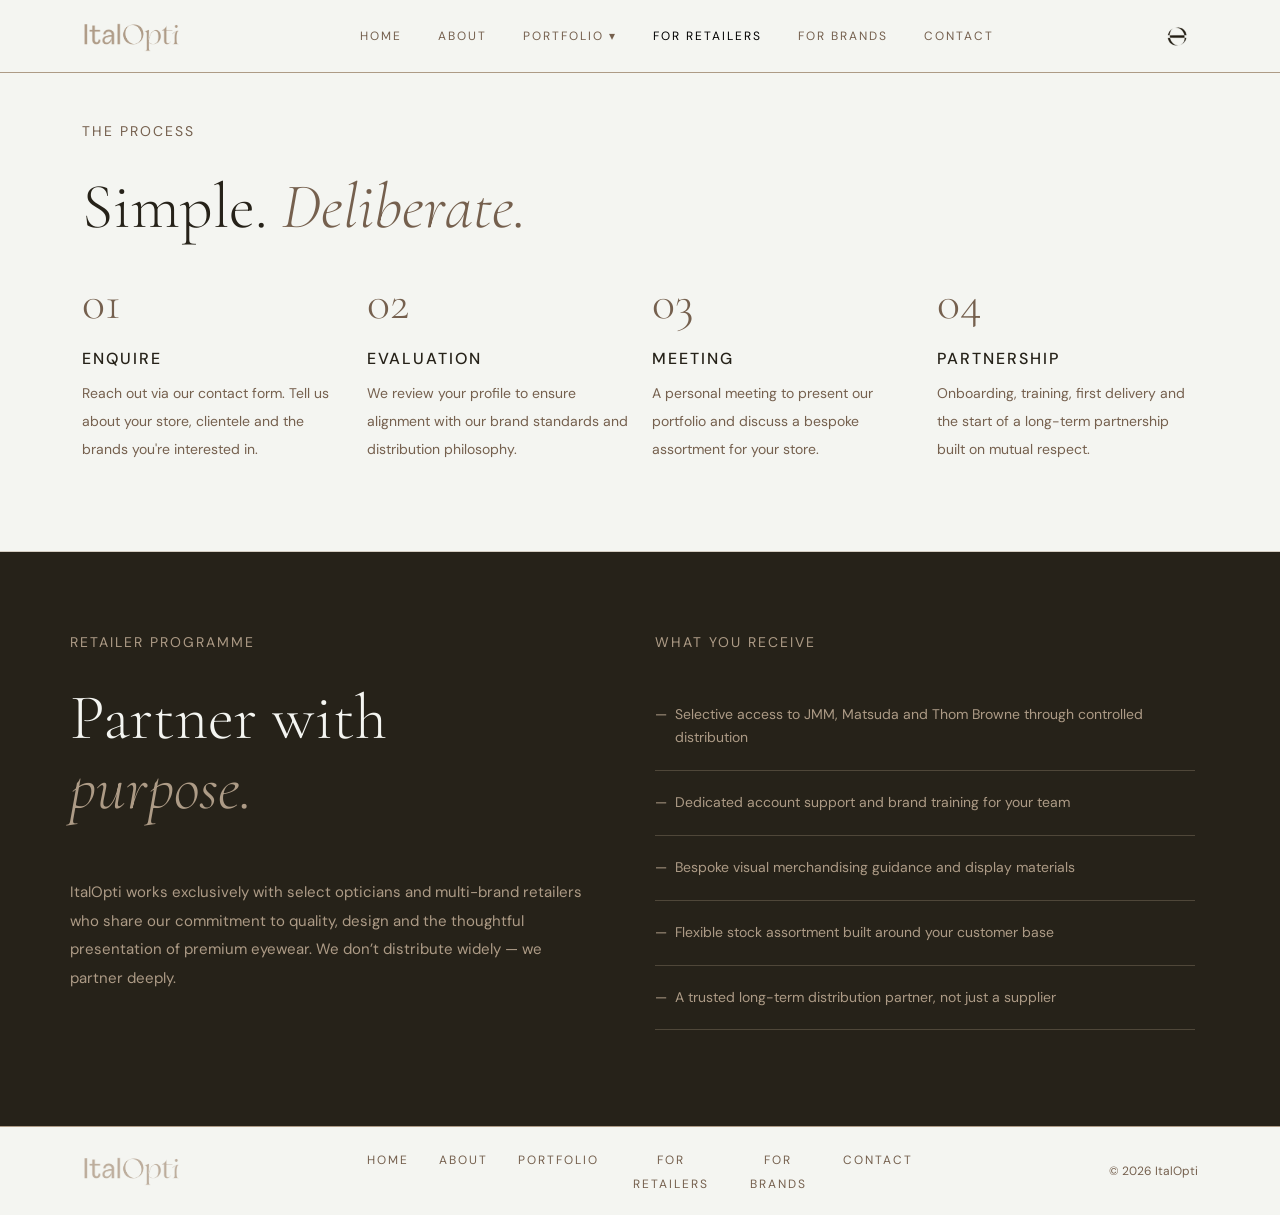
<file: retailers.html>
<!DOCTYPE html>
<html lang="en">
<head>
<meta charset="utf-8">
<meta name="viewport" content="width=device-width, initial-scale=1">
<title>ItalOpti | For Retailers</title>
<link href="https://cdn.jsdelivr.net/npm/bootstrap@5.3.0/dist/css/bootstrap.min.css" rel="stylesheet">
<link href="https://fonts.googleapis.com/css2?family=Cormorant+Garamond:wght@300;400;500&family=DM+Sans:wght@300;400;500&display=swap" rel="stylesheet">
<link href="https://cdn.jsdelivr.net/npm/bootstrap-icons@1.11.3/font/bootstrap-icons.css" rel="stylesheet">
<link href="css/style.css" rel="stylesheet">
</head>

<body>

<!-- NAVBAR -->
<nav class="navbar navbar-expand-lg ital-navbar">
  <div class="container"> <a class="navbar-brand" href="index.html"> <img src="images/logo.png" height="30" alt="ItalOpti Logo"> </a>
    <button class="ital-menu-toggle d-lg-none" id="menuToggle">☰</button>
    <div class="collapse navbar-collapse justify-content-center d-none d-lg-flex">
      <ul class="navbar-nav ital-nav-links">
        <li class="nav-item"><a class="nav-link " href="index.html">Home</a></li>
        <li class="nav-item"><a class="nav-link " href="about.html">About</a></li>
        <li class="nav-item dropdown ital-dropdown"> <a class="nav-link" href="brands-all.html">Portfolio ▾</a>
          <div class="ital-dropdown-menu"> <a href="jmm.html">Jacques Marie Mage</a> <a href="matsuda.html">Matsuda</a> <a href="thombrowne.html">Thom Browne</a> </div>
        </li>
		 <li class="nav-item"><a class="nav-link active" href="retailers.html">For Retailers</a></li>
       <li class="nav-item"><a class="nav-link" href="brands.html">For Brands</a></li>
        <li class="nav-item"><a class="nav-link" href="contact.html">Contact</a></li>
      </ul>
    </div>
	  <div class="d-none d-lg-block">
	  <a href="contact.html" class="ital-nav-logo-btn">
		<img src="images/enquire-icon.png" alt="Enquire">
	  </a>
	</div>
  </div>
</nav>

<!-- MOBILE MENU -->
<div class="ital-mobile-menu" id="mobileMenu"> 
  <!-- Close Button -->
  <button class="ital-close-btn" id="closeMenu">✕</button>
  <div class="ital-mobile-inner">
    <ul class="ital-mobile-links">
      <li><a href="index.html">Home</a></li>
      <li><a href="about.html">About</a></li>
      <!-- Mobile Dropdown -->
      <li class="ital-mobile-dropdown">

  <a href="brands-all.html" class="ital-mobile-dropdown-toggle">
    <span>Portfolio ▾</span>
  </a>

  <div class="ital-mobile-submenu">
    <a href="jmm.html">Jacques Marie Mage</a>
    <a href="matsuda.html">Matsuda</a>
    <a href="thombrowne.html">Thom Browne</a>
  </div>

</li>
      <li><a href="retailers.html">For Retailers</a></li>
      <li><a href="brands.html">For Brands</a></li>
      <li><a href="contact.html">Contact</a></li>
    </ul>
        <!-- MOBILE ENQUIRE BUTTON -->
        <div class="ital-mobile-enquire">
          <a href="contact.html" class="ital-mobile-enquire-btn">
            <img src="images/enquire-icon-w.png" alt="Enquire">
          </a>
        </div>
  </div>
</div>

<!-- The Process  -->
<section class="ital-values py-5">
  <div class="container">
    <p class="ital-section-label">The Process</p>
    <h1 class="ital-title"> Simple. <em>Deliberate.</em> </h1>
    <div class="row ital-values-row mt-4">
      <div class="col-lg-3 ital-value-item"> <span class="ital-value-num">01</span>
        <h5 class="ital-value-name">Enquire</h5>
        <p class="ital-value-desc">Reach out via our contact form. Tell us about your store, clientele and the brands you're interested in. </p>
      </div>
      <div class="col-lg-3 ital-value-item ital-value-border"> <span class="ital-value-num">02</span>
        <h5 class="ital-value-name">Evaluation</h5>
        <p class="ital-value-desc">We review your profile to ensure alignment with our brand standards and distribution philosophy. </p>
      </div>
      <div class="col-lg-3 ital-value-item ital-value-border"> <span class="ital-value-num">03</span>
        <h5 class="ital-value-name">Meeting</h5>
        <p class="ital-value-desc">A personal meeting to present our portfolio and discuss a bespoke assortment for your store. </p>
      </div>
      <div class="col-lg-3 ital-value-item ital-value-border"> <span class="ital-value-num">04</span>
        <h5 class="ital-value-name">Partnership</h5>
        <p class="ital-value-desc">Onboarding, training, first delivery and the start of a long-term partnership built on mutual respect. </p>
      </div>
    </div>
  </div>
</section>
	
<!-- HERO -->
<section class="ital-retailer">
  <div class="container">
    <div class="row align-items-start"> 
      
      <!-- LEFT -->
      <div class="col-lg-6 ital-retailer-left">
        <p class="ital-section-label">Retailer Programme</p>
        <h1 class="ital-title"> Partner with<br>
          <em>purpose.</em> </h1>
        <p class="ital-retailer-desc"> ItalOpti works exclusively with select opticians and multi-brand retailers who share our commitment to quality, design and the thoughtful presentation of premium eyewear. We don’t distribute widely — we partner deeply. </p></div>
      
      <!-- RIGHT -->
      <div class="col-lg-6 ital-retailer-right retailer-right">
        <p class="ital-section-label mb-0">What You Receive</p>
        <ul class="ital-retailer-list">
          <li>Selective access to JMM, Matsuda and Thom Browne through controlled distribution</li>
          <li>Dedicated account support and brand training for your team</li>
          <li>Bespoke visual merchandising guidance and display materials</li>
          <li>Flexible stock assortment built around your customer base</li>
          <li>A trusted long-term distribution partner, not just a supplier</li>
        </ul>
      </div>
    </div>
  </div>
</section>
	
<!-- FOOTER -->
<footer class="ital-footer">
  <div class="container">
    <div class="row align-items-center">
      <div class="col-md-3 text-md-start text-center"> <img src="images/logo.png" class="ital-footer-logo" alt="ItalOpti"> </div>
      <div class="col-md-6 text-center">
        <ul class="ital-footer-links">
			<li><a href="index.html">Home</a></li>
          <li><a href="about.html">About</a></li>
          <li><a href="brands-all.html">Portfolio</a></li>
			<li><a href="retailers.html">For Retailers</a></li>
			<li><a href="brands.html">For Brands</a></li>
          <li><a href="contact.html">Contact</a></li>
        </ul>
      </div>
      <div class="col-md-3 text-md-end text-center">
        <p class="ital-footer-copy m-0">© 2026 ItalOpti</p>
      </div>
    </div>
  </div>
</footer>

<!-- SCRIPTS --> 
<script src="https://cdn.jsdelivr.net/npm/bootstrap@5.3.0/dist/js/bootstrap.bundle.min.js"></script>

<script>

const toggle = document.getElementById('menuToggle');
const menu = document.getElementById('mobileMenu');
const closeBtn = document.getElementById('closeMenu');

/* OPEN MENU */
toggle?.addEventListener('click', () => {
  menu.classList.add('active');
});

/* CLOSE MENU */
closeBtn?.addEventListener('click', () => {
  menu.classList.remove('active');
});

</script>
<script>

document.querySelectorAll('.ital-mobile-dropdown-toggle').forEach(toggle => {

  let clickedOnce = false;

  toggle.addEventListener('click', function(e) {

    const parent = this.closest('.ital-mobile-dropdown');

    /* FIRST CLICK */
    if (!clickedOnce) {

      e.preventDefault();

      parent.classList.add('open');

      clickedOnce = true;

      /* RESET */
      setTimeout(() => {

        clickedOnce = false;

      }, 3000);

    }

    /* SECOND CLICK = NORMAL LINK */

  });

});

</script>
</body>
</html>
</file>
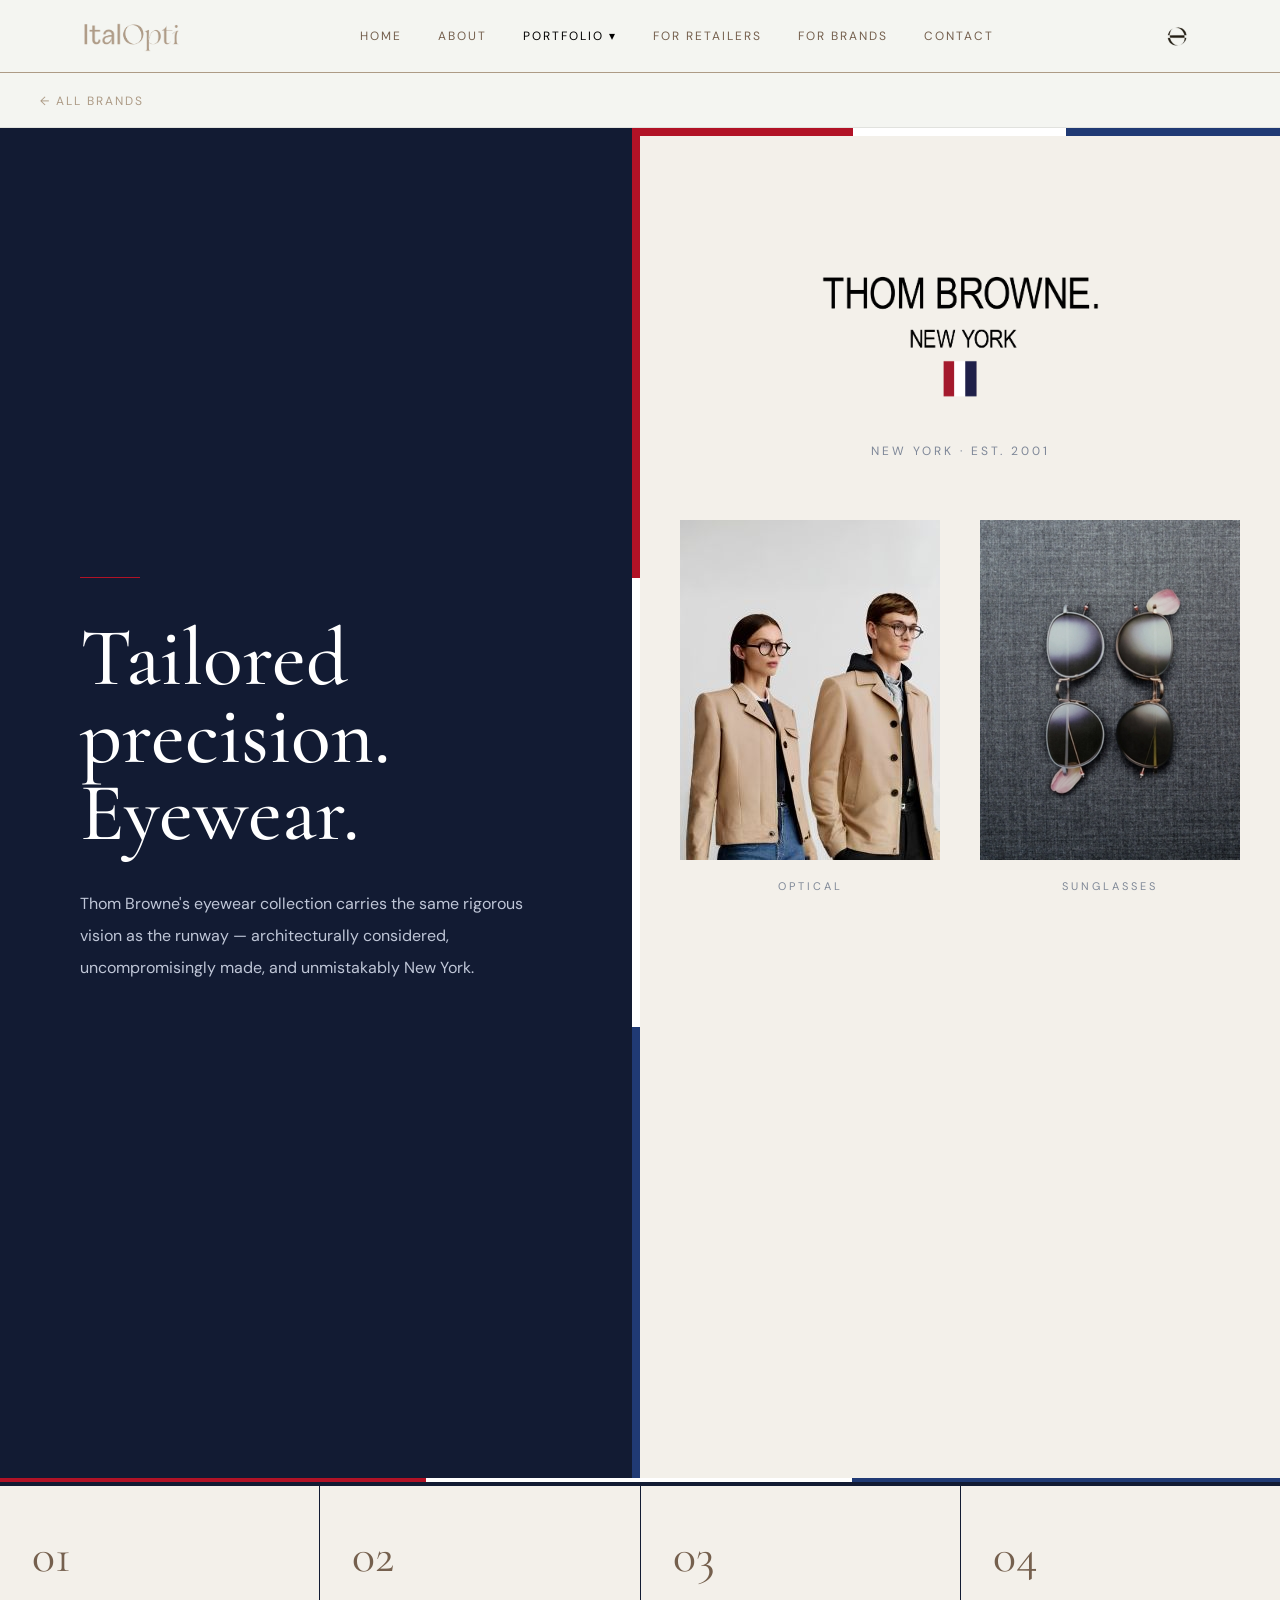
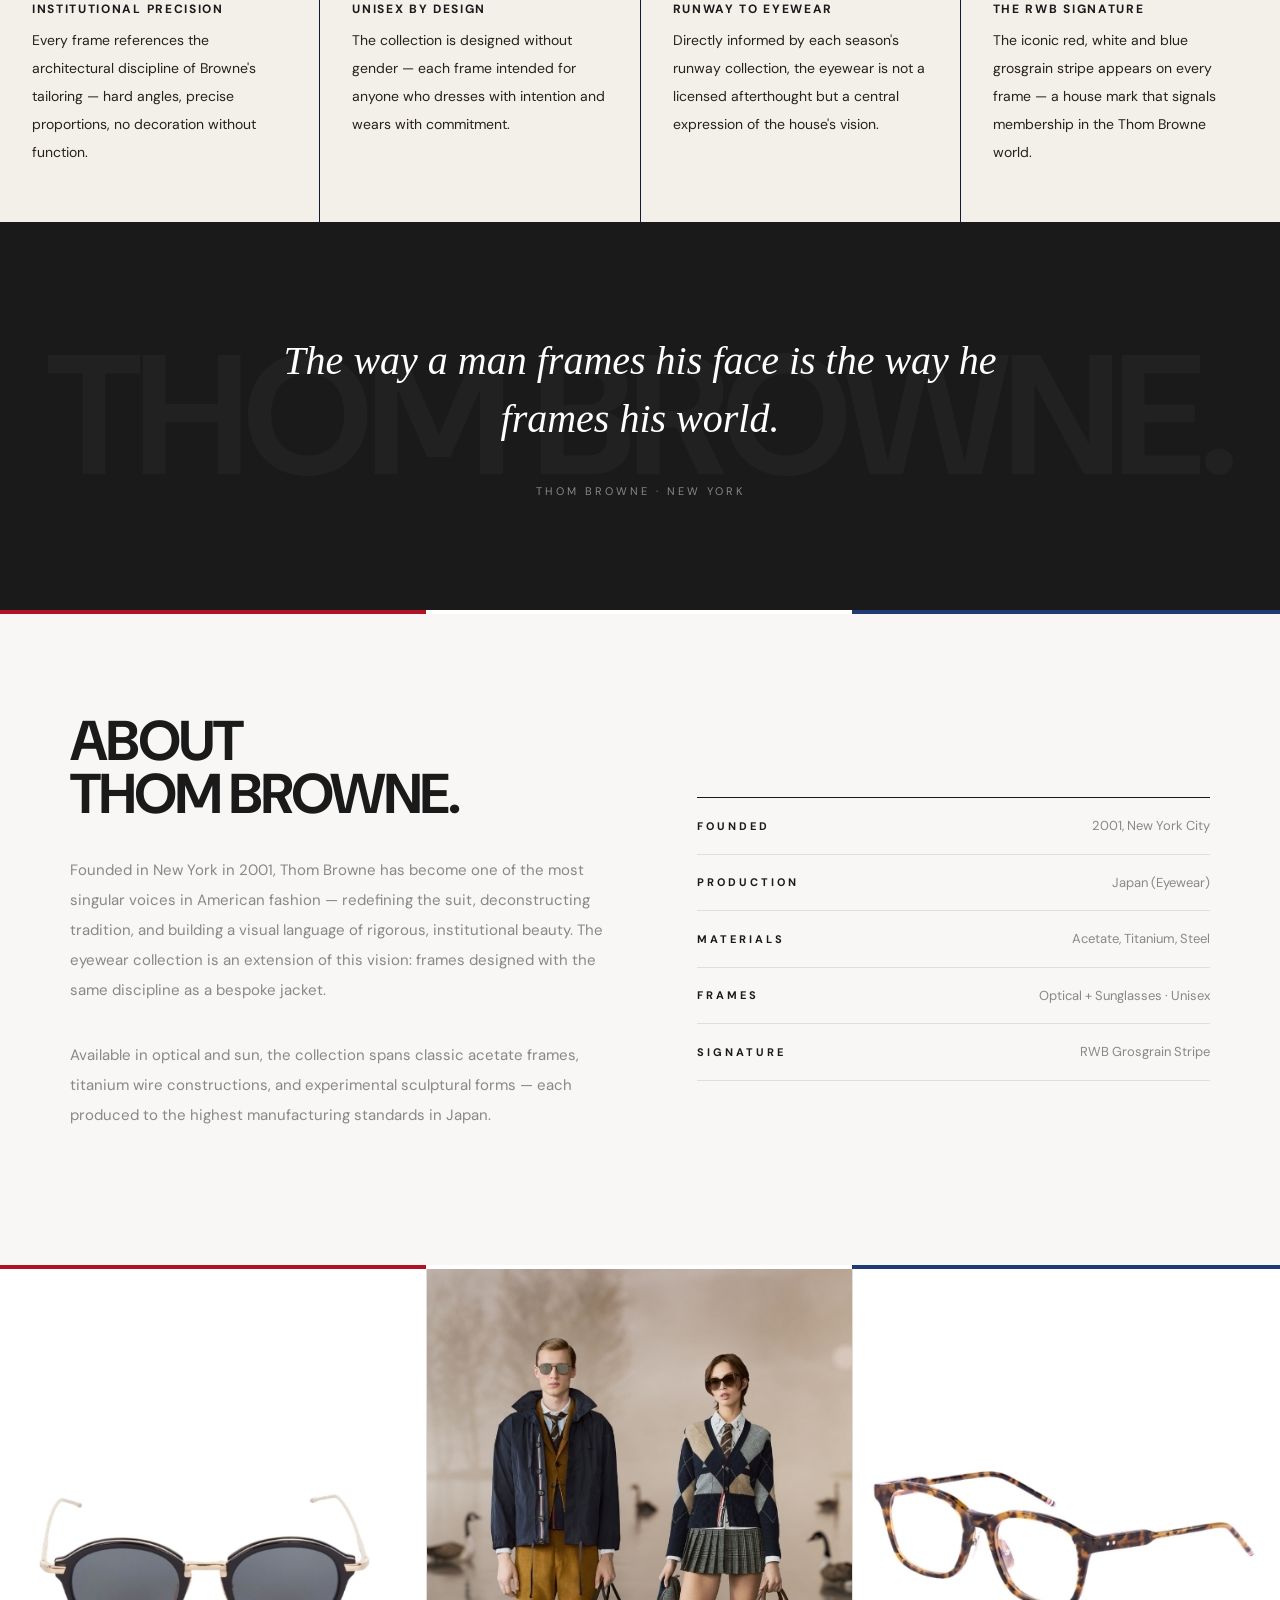
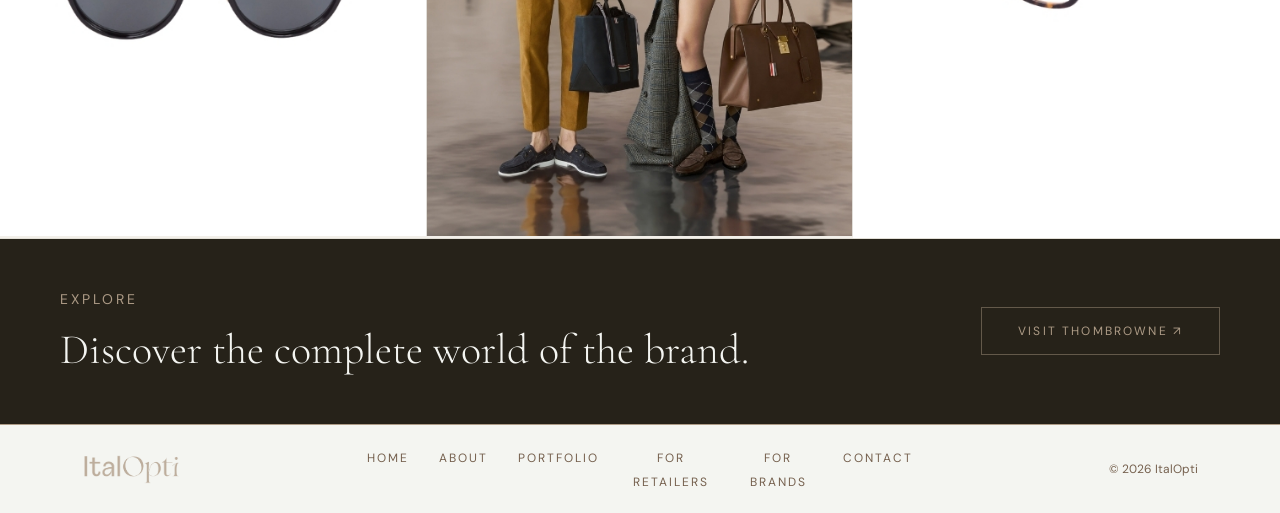
<file: thombrowne.html>
<!DOCTYPE html>
<html lang="en">
<head>
<meta charset="utf-8">
<meta http-equiv="X-UA-Compatible" content="IE=edge">
<meta name="viewport" content="width=device-width, initial-scale=1">
<title>ItalOpti | Thom Browne.</title>

<!-- Bootstrap CSS -->
<link href="https://cdn.jsdelivr.net/npm/bootstrap@5.3.0/dist/css/bootstrap.min.css" rel="stylesheet">

<!-- Google Fonts -->
<link href="https://fonts.googleapis.com/css2?family=Cormorant+Garamond:ital,wght@0,300;0,400;0,500;1,300;1,400&family=DM+Sans:wght@300;400;500&display=swap" rel="stylesheet">

<!-- Bootstrap Icons -->
<link href="https://cdn.jsdelivr.net/npm/bootstrap-icons@1.11.3/font/bootstrap-icons.css" rel="stylesheet">

<!-- Your Custom CSS (ALWAYS LAST) -->
<link href="css/style.css" rel="stylesheet">
</head>
<body>

<nav class="navbar navbar-expand-lg ital-navbar">
  <div class="container"> <a class="navbar-brand" href="index.html"> <img src="images/logo.png" height="30" alt="ItalOpti Logo"> </a>
    <button class="ital-menu-toggle d-lg-none" id="menuToggle">☰</button>
    <div class="collapse navbar-collapse justify-content-center d-none d-lg-flex">
      <ul class="navbar-nav ital-nav-links">
        <li class="nav-item"><a class="nav-link " href="index.html">Home</a></li>
        <li class="nav-item"><a class="nav-link " href="about.html">About</a></li>
        <li class="nav-item dropdown ital-dropdown"> <a class="nav-link active" href="brands-all.html">Portfolio ▾</a>
          <div class="ital-dropdown-menu"> <a href="jmm.html">Jacques Marie Mage</a> <a href="matsuda.html">Matsuda</a> <a href="thombrowne.html">Thom Browne</a> </div>
        </li>
		   <li class="nav-item"><a class="nav-link" href="retailers.html">For Retailers</a></li>
       <li class="nav-item"><a class="nav-link" href="brands.html">For Brands</a></li>
        <li class="nav-item"><a class="nav-link" href="contact.html">Contact</a></li>
      </ul>
    </div><div class="d-none d-lg-block">
  <a href="contact.html" class="ital-nav-logo-btn">
    <img src="images/enquire-icon.png" alt="Enquire">
  </a>
</div>
  </div>
</nav>

<!-- MOBILE MENU -->
<div class="ital-mobile-menu" id="mobileMenu"> 
  <!-- Close Button -->
  <button class="ital-close-btn" id="closeMenu">✕</button>
  <div class="ital-mobile-inner">
    <ul class="ital-mobile-links">
      <li><a href="index.html">Home</a></li>
      <li><a href="about.html">About</a></li>
      <!-- Mobile Dropdown -->
      <li class="ital-mobile-dropdown">

  <a href="brands-all.html" class="ital-mobile-dropdown-toggle">
    <span>Portfolio ▾</span>
  </a>

  <div class="ital-mobile-submenu">
    <a href="jmm.html">Jacques Marie Mage</a>
    <a href="matsuda.html">Matsuda</a>
    <a href="thombrowne.html">Thom Browne</a>
  </div>

</li>
      <li><a href="retailers.html">For Retailers</a></li>
      <li><a href="brands.html">For Brands</a></li>
      <li><a href="contact.html">Contact</a></li>
    </ul>
        <!-- MOBILE ENQUIRE BUTTON -->
        <div class="ital-mobile-enquire">
          <a href="contact.html" class="ital-mobile-enquire-btn">
            <img src="images/enquire-icon-w.png" alt="Enquire">
          </a>
        </div>
  </div>
</div>

<section class="ital-thom-topbar">

  <div class="container-fluid">

    <div class="row align-items-center">

      <!-- LEFT -->
      <div class="col-6">

        <a href="brands-all.html" class="ital-thom-back">
           &larr; ALL BRANDS
        </a>

      </div>

      <!-- RIGHT -->
      <div class="col-6 text-end">

<!--
        <a href="https://www.thombrowne.com/collections/eyewear?srsltid=AfmBOorKd8uYG2kI5A1c7DWM0JzJpNWj6mgyva8mrcCdepO7uhyTxRbc" class="ital-thom-visit-btn">
          VISIT THOMBROWNE.COM &#8599;
        </a>
-->

      </div>

    </div>

  </div>

</section>
<!---->
<section class="ital-thom-hero">

  <div class="container-fluid">

    <div class="row g-0 align-items-stretch">

      <!-- LEFT -->
      <div class="col-lg-6">

        <div class="ital-thom-left">

          <!-- STRIPE -->
          <div class="ital-thom-stripe"></div>

<!--
          <p class="ital-thom-brand">
            Thom Browne.
          </p>
-->

          <div class="ital-thom-rule"></div>

          <h1 class="ital-thom-title">
            Tailored<br>
            precision.<br>
            Eyewear.
          </h1>

          <p class="ital-thom-desc">
            Thom Browne's eyewear collection carries the same rigorous
            vision as the runway — architecturally considered,
            uncompromisingly made, and unmistakably New York.
          </p>

          

        </div>

      </div>

      <!-- RIGHT -->
      <div class="col-lg-6">

        <div class="ital-thom-right">

          <!-- TOP STRIPE -->
          <div class="ital-thom-topstripe"></div>

          <div class="ital-thom-wordmark">
			  <img src="images/thom.png"
				   alt="Thom Browne"
				   class="ital-thom-logo">
			</div>

          <p class="ital-thom-wordmark-sub">
            New York · Est. 2001
          </p>

          <!-- PRODUCTS -->
          <div class="ital-thom-products">

            <!-- PRODUCT -->
            <div class="ital-thom-product">

              <div class="ital-thom-product-image">
                <img src="images/TB-707-A-T-BLK-SLV-145-1.jpg" alt="">
              </div>

              <p class="ital-thom-product-label">
                Optical
              </p>

            </div>

            <!-- PRODUCT -->
            <div class="ital-thom-product">

              <div class="ital-thom-product-image">
                <img src="images/TB-102-A-T-NVY-SLV-145-1.jpg" alt="">
              </div>

              <p class="ital-thom-product-label">
                Sunglasses
              </p>

            </div>

          </div>

        </div>

      </div>

    </div>

  </div>

</section>
<div class="ital-thom-divider"></div>
<section class="ital-thom-features">

  <div class="container-fluid p-0">

    <div class="ital-thom-feature-grid">

      <!-- ITEM -->
      <div class="ital-thom-feature-box">

        <p class="ital-thom-feature-num">01</p>

        <h4 class="ital-thom-feature-title">
          Institutional Precision
        </h4>

        <p class="ital-thom-feature-desc">
          Every frame references the architectural discipline of
          Browne's tailoring — hard angles, precise proportions,
          no decoration without function.
        </p>

      </div>

      <!-- ITEM -->
      <div class="ital-thom-feature-box">

        <p class="ital-thom-feature-num">02</p>

        <h4 class="ital-thom-feature-title">
          Unisex by Design
        </h4>

        <p class="ital-thom-feature-desc">
          The collection is designed without gender — each frame
          intended for anyone who dresses with intention and wears
          with commitment.
        </p>

      </div>

      <!-- ITEM -->
      <div class="ital-thom-feature-box">

        <p class="ital-thom-feature-num">03</p>

        <h4 class="ital-thom-feature-title">
          Runway to Eyewear
        </h4>

        <p class="ital-thom-feature-desc">
          Directly informed by each season's runway collection,
          the eyewear is not a licensed afterthought but a central
          expression of the house's vision.
        </p>

      </div>

      <!-- ITEM -->
      <div class="ital-thom-feature-box">

        <p class="ital-thom-feature-num">04</p>

        <h4 class="ital-thom-feature-title">
          The RWB Signature
        </h4>

        <p class="ital-thom-feature-desc">
          The iconic red, white and blue grosgrain stripe appears
          on every frame — a house mark that signals membership
          in the Thom Browne world.
        </p>

      </div>

    </div>

  </div>

</section>
<section class="ital-thom-manifesto">

  <div class="container-fluid">

<!--
    <p class="ital-thom-manifesto-eyebrow">
      On Eyewear
    </p>
-->

    <h2 class="ital-thom-manifesto-quote">
      The way a man frames his face is the way he frames his world.
    </h2>

    <p class="ital-thom-manifesto-name">
      Thom Browne · New York
    </p>

  </div>

</section>
	<div class="ital-thom-divider"></div>
<section class="ital-thom-about">

  <div class="container-fluid">

    <div class="row align-items-center">

      <!-- LEFT -->
      <div class="col-lg-6">

        <div class="ital-thom-about-content">

          <h2 class="ital-thom-about-title">
            About<br>
            Thom Browne.
          </h2>

          <p class="ital-thom-about-text">
            Founded in New York in 2001, Thom Browne has become one
            of the most singular voices in American fashion —
            redefining the suit, deconstructing tradition, and
            building a visual language of rigorous, institutional
            beauty. The eyewear collection is an extension of this
            vision: frames designed with the same discipline as a
            bespoke jacket.
          </p>

          <p class="ital-thom-about-text">
            Available in optical and sun, the collection spans
            classic acetate frames, titanium wire constructions,
            and experimental sculptural forms — each produced to
            the highest manufacturing standards in Japan.
          </p>

       

        </div>

      </div>

      <!-- RIGHT -->
      <div class="col-lg-6">

        <div class="ital-thom-specs">

          <!-- ITEM -->
          <div class="ital-thom-spec-row">
            <span class="ital-thom-spec-label">Founded</span>
            <span class="ital-thom-spec-value">
              2001, New York City
            </span>
          </div>

          <!-- ITEM -->
          <div class="ital-thom-spec-row">
            <span class="ital-thom-spec-label">Production</span>
            <span class="ital-thom-spec-value">
              Japan (Eyewear)
            </span>
          </div>

          <!-- ITEM -->
          <div class="ital-thom-spec-row">
            <span class="ital-thom-spec-label">Materials</span>
            <span class="ital-thom-spec-value">
              Acetate, Titanium, Steel
            </span>
          </div>

          <!-- ITEM -->
<!--
          <div class="ital-thom-spec-row">
            <span class="ital-thom-spec-label">Collections</span>
            <span class="ital-thom-spec-value">
              SS26 / FW25 · New York Fashion Week
            </span>
          </div>
-->

          <!-- ITEM -->
          <div class="ital-thom-spec-row">
            <span class="ital-thom-spec-label">Frames</span>
            <span class="ital-thom-spec-value">
              Optical + Sunglasses · Unisex
            </span>
          </div>

          <!-- ITEM -->
          <div class="ital-thom-spec-row">
            <span class="ital-thom-spec-label">Signature</span>
            <span class="ital-thom-spec-value">
              RWB Grosgrain Stripe
            </span>
          </div>

        </div>

        <!-- INFO BOX -->
<!--
        <div class="ital-thom-distributor-box">

          <p class="ital-thom-distributor-label">
            Available Through ItalOpti
          </p>

          <p class="ital-thom-distributor-text">
            Exclusive distribution partner for Thom Browne eyewear
            across India. Contact us to discuss stocking options
            for your store.
          </p>

        </div>
-->

      </div>

    </div>

  </div>

</section>
<div class="ital-thom-divider"></div>
<section class="ital-matsuda-campaign">
  <div class="container-fluid">
    <!-- IMAGE GRID -->
    <div class="row g-0">
      <!-- ITEM -->
      <div class="col-4">
        <div class="ital-matsuda-card">
          <div class="ital-matsuda-image">
            <img src="images/THOMBROWNE_GRID_LEFT.jpg" alt="">
          </div>
        </div>
      </div>

      <!-- ITEM -->
      <div class="col-4">
        <div class="ital-matsuda-card">
          <div class="ital-matsuda-image">
            <img src="images/THOMBROWNE_GRID_CENTER.jpg" alt="">
          </div>
        </div>
      </div>

      <!-- ITEM -->
      <div class="col-4">
        <div class="ital-matsuda-card">
          <div class="ital-matsuda-image">
            <img src="images/THOMBROWNE_GRID_RIGHT.jpg" alt="">
          </div>

        </div>
      </div>
    </div>
  </div>
</section>
<section class="ital-brands-cta">

  <div class="container-fluid">

    <div class="ital-brands-cta-wrap">

      <div class="ital-brands-cta-content">

        <p class="ital-brands-cta-label">
          Explore
        </p>

        <h2 class="ital-brands-cta-title">
          Discover the complete world of the brand.
        </h2>

      </div>
    
<a href="https://www.thombrowne.com/collections/eyewear?srsltid=AfmBOorKd8uYG2kI5A1c7DWM0JzJpNWj6mgyva8mrcCdepO7uhyTxRbc" class="ital-brands-cta-btn" target="_blank"> Visit thombrowne &#8599;</a>    

    </div>

  </div>

</section>
<!--FOOTER-->
<footer class="ital-footer">
  <div class="container">
    <div class="row align-items-center">
      <div class="col-md-3 text-md-start text-center"> <img src="images/logo.png" class="ital-footer-logo" alt="ItalOpti"> </div>
      <div class="col-md-6 text-center">
        <ul class="ital-footer-links">
			<li><a href="index.html">Home</a></li>
          <li><a href="about.html">About</a></li>
          <li><a href="brands-all.html">Portfolio</a></li>
			<li><a href="retailers.html">For Retailers</a></li>
			<li><a href="brands.html">For Brands</a></li>
          <li><a href="contact.html">Contact</a></li>
        </ul>
      </div>
      <div class="col-md-3 text-md-end text-center">
        <p class="ital-footer-copy m-0">© 2026 ItalOpti</p>
      </div>
    </div>
  </div>
</footer>

<!-- Your Custom Script --> 
<script src="https://cdn.jsdelivr.net/npm/bootstrap@5.3.0/dist/js/bootstrap.bundle.min.js"></script>

<script>

const toggle = document.getElementById('menuToggle');
const menu = document.getElementById('mobileMenu');
const closeBtn = document.getElementById('closeMenu');

/* OPEN MENU */
toggle?.addEventListener('click', () => {
  menu.classList.add('active');
});

/* CLOSE MENU */
closeBtn?.addEventListener('click', () => {
  menu.classList.remove('active');
});

</script>
<script>

document.querySelectorAll('.ital-mobile-dropdown-toggle').forEach(toggle => {

  let clickedOnce = false;

  toggle.addEventListener('click', function(e) {

    const parent = this.closest('.ital-mobile-dropdown');

    /* FIRST CLICK */
    if (!clickedOnce) {

      e.preventDefault();

      parent.classList.add('open');

      clickedOnce = true;

      /* RESET */
      setTimeout(() => {

        clickedOnce = false;

      }, 3000);

    }

    /* SECOND CLICK = NORMAL LINK */

  });

});

</script>
</body>
</html>
</file>
<file: css/style.css>
/* ===============================
   GLOBAL RESET
================================ */
* {
  margin: 0;
  padding: 0;
  box-sizing: border-box;
}
/* ===============================
   ROOT VARIABLES (Your Theme)
================================ */ :root {
  /* =========================
     ITALOPTI COLORS
  ========================= */
  --sepia: #AD9B86;
  --walnut: #75604E;
  --truffle: #262219;
  --porcelain: #F4F5F1;
  /* =========================
     THOM BROWNE COLORS
  ========================= */
  --tb-white: #F8F7F5;
  --tb-dark: #1A1A1A;
  --tb-red: #CC0000;
  --tb-blue: #003087;
  --tb-grey: #888888;
  --tb-light: #ECECEA;
  /* =========================
     FONTS
  ========================= */
  --serif: 'Cormorant Garamond', serif;
  --sans: 'DM Sans', sans-serif;
  --bask: 'Libre Baskerville', serif;
  --mono: 'Space Mono', monospace;
}
/* ===============================
   TYPOGRAPHY
================================ */
body {
  font-family: 'DM Sans', sans-serif;
  background: var(--porcelain);
  color: var(--truffle);
}
h1, h2, h3, .ital-title {
  font-family: 'Cormorant Garamond', serif;
}
.walnut {
	  color: var(--walnut) !important;
}
/* ===============================
   NAVBAR
================================ */
.ital-navbar {
  background: var(--porcelain);
  border-bottom: 1px solid var(--sepia);
  padding: 15px 0 !important;
}
/* NAV LINKS */
.ital-nav-links .nav-link {
  font-size: 12px;
  letter-spacing: 2px;
  text-transform: uppercase;
  color: var(--walnut);
  margin: 0 10px;
  cursor: pointer;
  transition: 0.2s;
}
.ital-nav-links .nav-link:hover {
  color: var(--truffle);
}
/* CTA BUTTON */
.ital-btn-outline {
  border: 1px solid var(--walnut);
  background: transparent;
  padding: 8px 20px;
  font-size: 11px;
  letter-spacing: 0.14em;
  text-transform: uppercase;
  cursor: pointer;
  transition: 0.3s;
  text-decoration: none;
  color: var(--walnut);
}
.ital-house-content .ital-btn-outline {

  width: fit-content;

  display: inline-flex;

  align-self: flex-start;
}
.ital-btn-outline:hover {
  background: var(--walnut);
  color: var(--porcelain);
}
/* ===============================
   DESKTOP DROPDOWN
================================ */
.ital-dropdown {
  position: relative;
}
.ital-dropdown-menu {
  position: absolute;
  top: 100%;
  left: 0;
  background: var(--porcelain);
  border: 1px solid var(--sepia);
  min-width: 220px;
  display: none;
  z-index: 100;
}
.ital-dropdown:hover .ital-dropdown-menu {
  display: block;
}
.ital-dropdown-menu a {
  display: block;
  padding: 12px 16px;
  font-size: 12px;
  letter-spacing: 2px;
  text-transform: uppercase;
  color: var(--walnut);
  text-decoration: none;
  border-bottom: 1px solid rgba(173, 155, 134, 0.2);
  cursor: pointer;
}
.ital-dropdown-menu a:hover {
  background: rgba(173, 155, 134, 0.1);
  color: var(--truffle);
}
/* ===============================
   MOBILE TOGGLE
================================ */
.ital-menu-toggle {
  border: none;
  background: none;
  font-size: 22px;
  cursor: pointer;
  color: var(--truffle) !important;
}
.ital-menu-toggle:hover,
.ital-menu-toggle:focus,
.ital-menu-toggle:active {
  color: var(--truffle) !important;
  background: transparent !important;
  outline: none;
  box-shadow: none;
}
/* ===============================
   MOBILE MENU
================================ */
.ital-mobile-menu {
  position: fixed;
  inset: 0;
  background: var(--truffle);
  transform: translateY(-100%);
  transition: 0.4s ease;
  z-index: 999;
  display: flex;
  align-items: center;
  justify-content: center;
}
.ital-mobile-menu.active {
  transform: translateY(0);
}
/* CLOSE BUTTON */
.ital-close-btn {
  position: absolute;
  top: 20px;
  right: 20px;
  font-size: 24px;
  background: none;
  border: none;
  color: var(--sepia);
  cursor: pointer;
}
/* MOBILE CONTENT */
.ital-mobile-inner {
  width: 100%;
  max-width: 300px;
  text-align: center;
}
/* MOBILE LINKS */
.ital-mobile-links {
  list-style: none;
  margin: 0;
  padding: 0;
  margin-bottom: 40px;
}
.ital-mobile-links li {
  margin: 20px 0;
}
.ital-mobile-links a {
  font-size: 18px;
  letter-spacing: 2px;
  text-transform: uppercase;
  color: var(--sepia);
  text-decoration: none;
  cursor: pointer;
}
/* ===============================
   MOBILE DROPDOWN
================================ */
.ital-mobile-dropdown {
  text-align: center;
}
.ital-mobile-dropdown span {
  display: flex;
  align-items: center;
  justify-content: center;
  gap: 8px;
  font-size: 18px;
  letter-spacing: 2px;
  color: var(--sepia);
  cursor: pointer;
  text-transform: uppercase;
}
/* SUBMENU */
.ital-mobile-submenu {
  max-height: 0;
  overflow: hidden;
  transition: max-height 0.35s ease, margin-top 0.35s ease;
  display: flex;
  flex-direction: column;
  gap: 12px;
  margin-top: 0;
}
/* ACTIVE DROPDOWN */
.ital-mobile-dropdown.open .ital-mobile-submenu {
  max-height: 300px;
  margin-top: 15px;
}
/* SUBMENU LINKS */
.ital-mobile-submenu a {
  display: block;
  font-size: 14px;
  letter-spacing: 1px;
  text-transform: uppercase;
  color: #fff;
  text-decoration: none;
  padding: 2px 0;
}
/* NAV ICON BUTTON */
.ital-nav-logo-btn {
  width: 42px;
  height: 42px;
  border: none;
  display: flex;
  align-items: center;
  justify-content: center;
  transition: 0.3s ease;
  text-decoration: none;
  background: transparent;
}
.ital-nav-logo-btn img {
  width: 25px;
  height: 25px;
  object-fit: contain;
  transition: 0.3s ease;
}
/* HOVER */
.ital-nav-logo-btn:hover {
  background: var(--walnut);
}
.ital-nav-logo-btn:hover img {
  filter: brightness(0) invert(1);
}
/* MOBILE INNER */
.ital-mobile-inner {
  height: 100%;
  display: flex;
  flex-direction: column;
  justify-content: center;
  position: relative;
}

/* ENQUIRE BUTTON WRAP */
.ital-mobile-enquire {
  position: absolute;
  bottom: 40px;
  left: 50%;
  transform: translateX(-50%);
}

/* BUTTON */
.ital-mobile-enquire-btn {
  display: inline-flex;
  align-items: center;
  justify-content: center;
}

/* ICON */
.ital-mobile-enquire-btn img {
  width: 52px;
  height: auto;
  display: block;
}
/* ===============================
   PRIMARY BUTTON
================================ */
.ital-btn-primary {
  background: var(--sepia);
  border: none;
  padding: 14px;
  font-size: 12px;
  letter-spacing: 2px;
  text-transform: uppercase;
  color: var(--porcelain);
  cursor: pointer;
  transition: 0.3s;
}
.ital-btn-primary:hover {
  background: var(--walnut);
}
/* HERO */
.ital-hero {
  min-height: calc(100vh - 70px); /* subtract navbar */
  display: flex;
  background: var(--porcelain);
}
/* TITLE SLIDER */
#italHeroSlider {
  min-height: 250px;
}
#italHeroSlider .carousel-item {
  transition: transform 0.8s ease-in-out;
}
.container-fluid {
  padding: 0;
}
/* LEFT */
.ital-hero-left {
  display: flex;
  align-items: center;
}
/* RIGHT SIDE */
.ital-hero-right {
  position: relative;
  height: calc(100vh - 70px);
  overflow: hidden;
  background: var(--truffle);
}
/* IMAGE */
.ital-hero-img {
  width: 100%;
  height: 100%;
  object-fit: cover;
  object-position: top center;
  display: block;
}
.ital-hero-inner {
  padding: 80px; /* ✅ EXACT as you want */
  width: 100%;
}
/* CONTENT */
.ital-hero-content {
  max-width: 520px;
}
.ital-eyebrow {
  font-size: 11px;
  letter-spacing: 3px;
  text-transform: uppercase;
  color: var(--sepia);
  margin-bottom: 30px;
}
.ital-title {
  font-family: 'Cormorant Garamond', serif;
  font-size: 64px;
  line-height: 1.1;
  font-weight: 300;
  margin-bottom: 25px;
}
.ital-title em {
  color: var(--walnut);
  font-style: italic;
}
.ital-desc {
  font-size: 14px;
  line-height: 2;
  color: var(--walnut);
  margin-bottom: 40px;
}
/* BUTTONS */
.ital-actions {
  display: flex;
  gap: 20px;
  align-items: center;
}
.ital-btn-primary {
  background: var(--truffle);
  color: #fff;
  padding: 12px 30px;
  letter-spacing: 2px;
  font-size: 12px;
}
.ital-link {
  font-size: 12px;
  letter-spacing: 2px;
  text-transform: uppercase;
  color: var(--sepia);
  cursor: pointer;
}
@media (max-width: 991px) {
  #italHeroSlider {
    min-height: 180px;
  }
  .ital-hero-left {
    padding: 60px 20px;
  }
  .ital-title {
    font-size: 42px;
  }
  .ital-hero-right {
    height: 420px;
    min-height: auto;
  }
  .ital-badge {
    display: none;
  }
  .ital-hero-inner {
  padding: 0px; /* âœ… EXACT as you want */
  width: 100%;
}
}
.ital-btn-primary {
  background: var(--truffle);
  color: var(--porcelain);
  padding: 14px 36px;
  font-size: 12px;
  letter-spacing: 2px;
  text-transform: uppercase;
  border: none;
  transition: 0.3s;
  text-decoration: none;
}
.ital-btn-primary:hover {
  background: var(--walnut);
}
.ital-link {
  font-size: 12px;
  letter-spacing: 2px;
  text-transform: uppercase;
  color: var(--sepia);
  text-decoration: underline;
  text-underline-offset: 4px;
  cursor: pointer;
}
/* SECTION */
.ital-stats {
  background: var(--truffle);
  padding: 35px 0;
}
/* ITEM */
.ital-stat-item {
  /*  margin-bottom: 30px;*/
}
/* ICON */
.ital-stat-icon {
  font-size: 20px;
  color: var(--sepia);
  /*  margin-bottom: 10px;*/
}
/* NUMBER */
.ital-stat-number {
  font-family: 'Cormorant Garamond', serif;
  font-size: 48px;
  font-weight: 300;
  color: var(--sepia);
  margin-bottom: 8px;
}
/* LABEL */
.ital-stat-label {
  font-size: 11px;
  letter-spacing: 2px;
  text-transform: uppercase;
  color: var(--sepia);
}
/* ========================================
   PORTFOLIO SECTION
======================================== */
.ital-portfolio {
  padding: 64px 80px;
  background: var(--porcelain);
  border-bottom: 1px solid rgba(173, 155, 134, 0.45);
}
/* LABEL */
.ital-portfolio-label {
  font-size: 11px;
  letter-spacing: 3px;
  text-transform: uppercase;
  color: var(--sepia);
  margin-bottom: 30px;
}
/* GRID */
.ital-portfolio-grid {
  display: grid;
  grid-template-columns: repeat(3, 1fr);
  gap: 1px;
  background: rgba(173, 155, 134, 0.45);
}
/* CARD */
.ital-portfolio-card {
  background: var(--porcelain);
  min-height: 250px;
  padding: 48px 40px;
  display: flex;
  flex-direction: column;
  align-items: center;
  justify-content: center;
  text-align: center;
  transition: all 0.35s ease;
}
/* DARK CARD */
.ital-portfolio-dark {
  background: var(--truffle);
}
/* LOGO */
.ital-portfolio-logo {
  width: 220px;
  height: auto;
  margin-bottom: 20px;
}
/* LOCATION */
.ital-portfolio-location {
  font-size: 14px;
  letter-spacing: 0.14em;
  text-transform: uppercase;
  color: var(--walnut);
  margin-bottom: 18px;
  line-height: 1.6;
}
/* DARK LOCATION */
.ital-portfolio-location-dark {
  color: rgba(173, 155, 134, 0.65);
}
/* LINK */
.ital-portfolio-link {
  font-size: 12px;
  letter-spacing: 0.14em;
  text-transform: uppercase;
  color: var(--walnut);
  text-decoration: underline;
  text-underline-offset: 4px;
}
/* DARK LINK */
.ital-portfolio-link-dark {
  color: rgba(173, 155, 134, 0.65);
}
/* HOVER */
/* RESPONSIVE */
@media (max-width: 991px) {
  .ital-portfolio {
    padding: 50px 24px;
  }
  .ital-portfolio-grid {
    grid-template-columns: 1fr;
  }
  .ital-portfolio-card {
    min-height: 260px;
    padding: 42px 24px;
  }
  .ital-portfolio-logo {
    width: 180px;
  }
  .ital-portfolio-label {
    margin-bottom: 32px;
  }
}
/* SECTION */
.ital-section-label {
  font-size: 14px;
  letter-spacing: 2px;
  text-transform: uppercase;
  color: var(--walnut);
  margin-bottom: 30px;
}
.ital-retailer .ital-section-label {
  color: var(--sepia);
}
.ital-retailer .ital-title em {
    color: var(--sepia);
}
.ital-what {
  padding: 100px 0;
  background: var(--porcelain);
}
/* LEFT */
.ital-what-left {
  padding-right: 60px;
}
.ital-what-title {
  font-family: 'Cormorant Garamond', serif;
  font-size: 64px;
  font-weight: 300;
  line-height: 1.1;
  margin: 20px 0;
}
.ital-what-title em {
  color: var(--walnut);
  font-style: italic;
}
.ital-what-desc {
  font-size: 14px;
  line-height: 1.9;
  color: var(--walnut);
  margin-bottom: 40px;
}
/* GRID */
.ital-what-grid {
  display: grid;
  grid-template-columns: 1fr 1fr;
  gap: 0;
}
/* BOX */
.ital-box {
  padding: 40px 30px;
}
.ital-box h5 {
  font-size: 16px;
  letter-spacing: 2px;
  text-transform: uppercase;
  margin: 10px 0;
}
.ital-box p {
  color: var(--walnut);
  font-size: 14	px;
  line-height: 1.8;
}
/* LIGHT */
.ital-box.light {
  background: var(--porcelain);
  color: var(--truffle);
}
/* DARK */
.ital-box.dark {
  background: var(--truffle);
  color: var(--porcelain);
}
.ital-box.dark p {
  color: var(--sepia);
}
@media (max-width: 991px) {
  .ital-what-left {
    padding-right: 0;
    margin-bottom: 40px;
  }
  .ital-what-title {
    font-size: 36px;
  }
  .ital-what-grid {
    grid-template-columns: 1fr;
  }
	 /* MAKE 03 LIGHT IN MOBILE */
  .ital-what-grid .ital-box:nth-child(3) {
    background: var(--porcelain);
    color: var(--truffle);
  }

  .ital-what-grid .ital-box:nth-child(3) p {
    color: var(--walnut);
  }

  /* MAKE 04 DARK IN MOBILE */
  .ital-what-grid .ital-box:nth-child(4) {
    background: var(--truffle);
    color: var(--porcelain);
  }

  .ital-what-grid .ital-box:nth-child(4) p {
    color: var(--sepia);
  }
}
/* FOOTER */
.ital-footer {
  padding: 20px 0;
  border-top: 1px solid var(--sepia);
  background: var(--porcelain);
}
/* LOGO */
.ital-footer-logo {
  height: 30px;
  opacity: 0.8;
}
/* LINKS */
.ital-footer-links {
  display: flex;
  justify-content: center;
  gap: 30px;
  list-style: none;
  padding: 0;
  margin: 0;
}
.ital-footer-links a {
  font-size: 12px;
  letter-spacing: 2px;
  text-transform: uppercase;
  color: var(--walnut);
  text-decoration: none;
  transition: 0.2s;
}
.ital-footer-links a:hover {
  color: var(--truffle);
}
/* COPYRIGHT */
.ital-footer-copy {
  font-size: 12px;
  color: var(--walnut);
}
@media (max-width: 768px) {
  .ital-footer {
    text-align: center;
  }
  .ital-footer-links {
    flex-direction: column;
    gap: 15px;
    margin: 20px 0;
  }
  .ital-footer-logo {
    margin-bottom: 15px;
  }
}
/*ABOUT US*/
/* SECTION */
.ital-about-hero {
  padding: 100px 0 0;
  background: var(--porcelain);
  border-bottom: 1px solid rgba(173, 155, 134, 0.45);
}
/* LEFT */
.ital-about-left {
  padding-right: 60px;
}

/* RIGHT */
.ital-about-right p {
  font-size: 15px;
  line-height: 1.9;
  color: var(--walnut);
  margin-bottom: 24px;
}
@media (max-width: 991px) {
  .ital-about-left {
    padding-right: 0;
    margin-bottom: 40px;
  }

  .ital-about-right p {
    max-width: 100%;
  }
}
/* =========================
   FOUNDERS SECTION
========================= */

.ital-founders-section {

  padding: 100px 60px;

  background: var(--porcelain);

  border-bottom: 1px solid rgba(173, 155, 134, 0.45);
}

/* LEFT CONTENT */
/* LEFT TEXT */
.ital-founders-content .ital-desc {
  font-size: 15px;
  line-height: 2;
  color: var(--walnut);
  font-weight: 300;
  margin-top: 28px;
}

/* RIGHT GRID */
/* DIRECTOR TOP BAR */
.ital-director-bar {

  background: var(--truffle);

  padding: 22px 30px;

  margin-bottom: 1px;
}

/* DIRECTOR LABEL */
.ital-director-label {

  font-size: 11px;

  letter-spacing: 0.22em;

  text-transform: uppercase;

  color: var(--sepia);
}
.ital-founders-grid {

  display: grid;

  grid-template-columns: repeat(2, 1fr);

  gap: 1px;
	
  margin-top: 0;

  background: rgba(173, 155, 134, 0.25);
}

/* CARD */
.ital-founder-card {

      padding: 35px 15px;
    min-height: 140px;

  display: flex;

  flex-direction: column;

  justify-content: center;
}

/* DARK CARD */
.ital-founder-card.dark {

  background: var(--truffle);
}

/* LIGHT CARD */
.ital-founder-card.light {

  background: var(--porcelain);
}

/* LOCATION */
.ital-founder-location {

  font-size: 10px;

  letter-spacing: 0.28em;

  text-transform: uppercase;

  color: var(--sepia);

  line-height: 1.9;

  margin-bottom: 10px;
}

/* NAME */
.ital-founder-name {

  font-family: var(--serif);

  font-size: 18px;

  font-weight: 300;

  line-height: 1.7;

  margin-bottom: 16px;

  white-space: nowrap;
}

/* NAME COLORS */
.ital-founder-name.white {

  color: var(--porcelain);
}

.ital-founder-name.dark-text {

  color: var(--truffle);
}

/* DESIGNATION */
.ital-founder-designation {

  font-size: 11px;

  letter-spacing: 0.22em;

  text-transform: uppercase;

  font-weight: 400;
}

/* DARK CARD DESIGNATION */
.light-text {

  color: rgba(244, 245, 241, 0.65);
}

/* LIGHT CARD DESIGNATION */
.dark-designation {

  color: var(--walnut);
}

/* MOBILE */
@media (max-width: 991px) {

  .ital-founders-section {

    padding: 70px 24px;
  }

  .ital-founders-grid {

    grid-template-columns: 1fr;

    margin-top: 40px;
  }

  .ital-founder-card {

    min-height: auto;

    padding: 36px 28px;
  }

  .ital-founder-name {

    white-space: normal;

    font-size: 21px;

    line-height: 1.4;
  }

  .ital-founder-location {

    letter-spacing: 0.18em;
  }
  .ital-director-content {
    padding: 40px 0px 0px 0px !important;
  }
}
/* ========================================
   OUR STRENGTHS SECTION
======================================== */
.ital-strengths-section {
  padding: 100px 60px;
  background: var(--porcelain);
}
/* TITLE */
/* GRID */
.ital-values{
  border-bottom: 1px solid rgba(173, 155, 134, 0.45);
}
.ital-values-grid {
  display: grid;
  grid-template-columns: repeat(3, 1fr);
      
}
/* CARD */
.ital-value-card {
  padding: 40px 30px;
  background: var(--porcelain);
  min-height: 260px;
  border-right: 1px solid var(--sepia);
}
/* REMOVE RIGHT BORDER LAST COLUMN */
.ital-value-card:nth-child(3), .ital-value-card:nth-child(6) {
  border-right: none;
}

/* DARK CARD */
.ital-value-card-dark {
  background: var(--truffle);
}
/* NUMBER */
.ital-value-num {
  font-family: var(--serif);
  font-size: 48px;
  font-weight: 300;
  color: var(--walnut);
  margin-bottom: 25px;
}
/* TITLE */
.ital-value-name {
    font-size: 16px;
    letter-spacing: 2px;
    text-transform: uppercase;
    color: var(--truffle);
    margin: 10px 0px;
}
/* DESCRIPTION */
.ital-value-desc {
 font-size: 14px;
  line-height: 2;
  color: var(--walnut);
  margin-bottom: 40px;
}
/* DARK CARD COLORS */
.dark-num {
  color: var(--sepia);
}
.dark-title {
  color: var(--porcelain);
}
.dark-desc {
  color: var(--sepia);
}
/* ========================================
   RESPONSIVE
======================================== */
@media (max-width: 991px) {
  .ital-strengths-section {
    padding: 70px 24px;
  }
  .ital-values-grid {
    grid-template-columns: 1fr;
  }
  .ital-value-card {
    min-height: auto;
    padding: 40px 20px;
    border-right: none;
      border-bottom: 1px solid var(--sepia);

  }
  .ital-value-card:last-child {
    border-bottom: none !important;
  }
  .ital-value-num {
    font-size: 44px;
  }
}
/* ========================================
   OUR APPROACH
======================================== */
.ital-approach-section {
  padding: 100px 60px;
  background: var(--porcelain);
}
/* GRID */
.ital-approach-grid {
  display: grid;
  grid-template-columns: 1fr 1fr;
  gap: 100px;
  align-items: start;
}
/* LEFT */
.ital-approach-desc {
  font-size: 15px;
  line-height: 2;
  color: var(--walnut);
  font-weight: 300;
  max-width: 720px;
}
/* RIGHT */
.ital-approach-right {
  padding-top: 8px;
}
.ital-approach-list {
  list-style: none;
  margin: 0;
  padding: 0;
  border-top: 1px solid var(--sepia);
}
.ital-approach-list li {
  display: flex;
  align-items: center;
  gap: 22px;
  padding: 15px 0;
  border-bottom: 1px solid rgba(173, 155, 134, 0.18);
}
.ital-approach-list li:last-child {
  border-bottom: none;
}
/* DASH */
.ital-approach-dash {
  font-family: var(--serif);
  font-size: 20px;
  color: var(--sepia);
  line-height: 1;
}
/* TEXT */
.ital-approach-list li span:last-child {
  font-size: 15px;
  color: var(--walnut);
  font-weight: 300;
  letter-spacing: 0.02em;
}
/* ========================================
   RESPONSIVE
======================================== */
@media (max-width: 991px) {
  .ital-approach-section {
    padding: 70px 24px;
  }
  .ital-approach-grid {
    grid-template-columns: 1fr;
    gap: 50px;
  }
  .ital-approach-title {
    font-size: 52px;
  }
  .ital-approach-list li {
    padding: 20px 0;
  }
}
/* BRANDS HERO*/
.ital-brands-hero {
    background: var(--truffle);
    color: var(--porcelain);
    overflow: hidden;
}
.ital-brands-hero .row {
    align-items: center;
    min-height: 720px;
}
.ital-brands-hero-left {
    padding: 80px 100px;
    display: flex;
    flex-direction: column;
    justify-content: center;
    height: 100%;
}
.ital-brands-hero-right {
    width: 100%;
    height: 720px;
    overflow: hidden;
}
.ital-brands-hero-left .ital-btn-primary {

  width: fit-content;

  align-self: flex-start;
}
.ital-brands-hero-left .ital-about-title {
    font-family: 'Cormorant Garamond', serif;
    font-size: 64px;
    line-height: 1.1;
    font-weight: 300;
    margin-bottom: 25px;
}
/* IMAGE WRAP */
.ital-brands-hero-right {

  width: 100%;

  height: 720px;

  overflow: hidden;
}

/* IMAGE */
.ital-brands-hero-right img {

  width: 100%;

  height: 100%;

  object-fit: cover;

  object-position: center;

  display: block;
}
/* PREVENT BUTTON STRETCH */
.retailer-right {
      padding: 80px 15px !important;
}
/* SECTION */
.ital-retailer {

  background: var(--truffle);

  color: var(--porcelain);

  overflow: hidden;
}

/* LEFT */
.ital-retailer-left {

  padding: 80px 0px;

  display: flex;

  flex-direction: column;

  justify-content: center;

  height: 100%;
}

/* TEXT */
.ital-retailer-desc {

  font-size: 15px;

  line-height: 1.9;

  color: var(--sepia);

  margin: 30px 0;

  max-width: 520px;
}

/* BUTTON */
.ital-btn-light {

  background: var(--walnut);

  color: var(--porcelain);
}

/* RIGHT */
.ital-retailer-right {

  padding: 0;

  margin: 0;
}


/* DASH */
.ital-retailer-list li::before {
    content: "—";
    position: absolute;
    left: 0;
    color: var(--sepia);
}
.ital-retailer-list {
  list-style: none;
  padding: 0;
  margin-top: 30px;
}
.ital-retailer-list li {
  padding: 20px 0;
  border-bottom: 1px solid rgba(173, 155, 134, 0.3);
  font-size: 14px;
  line-height: 1.7;
  color: var(--sepia);
  position: relative;
  padding-left: 20px;
}

/* MOBILE */
@media (max-width: 991px) {
  .ital-brands-hero-left {
    padding: 80px 50px;
  }

  .ital-retailer .row {

    min-height: auto;
  }

  .ital-retailer-left {

    padding: 70px 24px 0px;
  }

  .ital-retailer-banner {

    height: 420px;
  }
}
/*CONTACT*/
/* SECTION */
.ital-contact {
  min-height: 100vh;
}
/* INNER WRAPPER */
.ital-contact-inner {
  padding: 80px 60px;
}
/* LEFT */
.ital-contact-left {
  background: var(--porcelain);
}
/* RIGHT */
.ital-contact-right {
  background: var(--truffle);
  color: var(--porcelain);
}
/* META WRAPPER */
.ital-contact-meta {
  margin-top: 40px;
}
/* EACH BLOCK */
.ital-meta-block {
  margin-bottom: 28px; /* tighter, consistent spacing */
}
/* LABEL */
.ital-meta-block span {
  display: block;
  font-size: 12px;
  letter-spacing: 2px;
  text-transform: uppercase;
  color: var(--walnut);
  margin-bottom: 6px;
}
.ital-contact-left .ital-divider {
  margin-top: 40px;
  max-width: 90%;
}
.ital-contact-desc {
  margin-top: 20px;
  margin-bottom: 30px;
}
/* VALUE */
.ital-meta-block p {
  font-size: 15px;
  color: var(--truffle);
  margin: 0;
}
/* FORM OVERRIDE FOR DARK BG */
@media (max-width: 991px) {
  .ital-contact-inner {
    padding: 60px 20px;
  }
}
/* =========================
   BRAND TOP BAR
========================= */
.ital-brand-bar {
  background: #000;
  padding: 15px 40px;
}
.ital-brand-bar .container-fluid {
  display: flex;
  justify-content: space-between;
  align-items: center;
}
.ital-back-link {
  font-size: 12px;
  letter-spacing: 2px;
  text-transform: uppercase;
  color: var(--sepia);
  text-decoration: none;
}
/* =========================
   BRAND HERO
========================= */
.ital-brand-hero {
  position: relative;
  height: calc(100vh - 60px);
  overflow: hidden;
}
/* IMAGE */
.ital-brand-bg {
  width: 100%;
  height: 100%;
  object-fit: cover;
  object-position: top center; /* 👈 THIS FIX */
}
/* OVERLAY */
.ital-brand-overlay {
  position: absolute;
  inset: 0;
  background: rgba(0, 0, 0, 0.6);
}
/* CONTENT */
.ital-brand-content {
  position: absolute;
  inset: 0;
  z-index: 2;
  display: flex;
  flex-direction: column;
  align-items: center;
  justify-content: center;
  text-align: center;
  padding: 20px;
}
/* TITLE */
.ital-brand-title {
  font-family: 'Cormorant Garamond', serif;
  font-size: 64px;
  line-height: 1.1;
  color: var(--porcelain);
  max-width: 700px;
  margin: 0 auto;
}
/* LOGO IMAGE */
.ital-brand-title img {
  width: 100%;
  max-width: 520px;
  height: auto;
  display: block;
}
.ital-brand-title em {
  color: var(--sepia);
  font-style: italic;
}
.ital-brand-content .ital-section-label {
  color: var(--sepia);
  margin-bottom: 18px !important;
}
/* DESCRIPTION */
.ital-brand-desc {
  margin-top: 20px;
  font-size: 14px;
  line-height: 1.8;
  color: var(--sepia);
}
/* =========================
   RESPONSIVE
========================= */
@media (max-width: 768px) {
  .ital-brand-bar {
    padding: 12px 20px;
  }
  .ital-brand-content {
    left: 20px;
    bottom: 40px;
  }
  .ital-brand-title {
    font-size: 34px;
	  
  }
	.ital-brand-title img {
    max-width: 280px;
  }
}
/* =========================
   CAMPAIGN BAR
========================= */
.ital-campaign-bar {
  background: #a11212; /* match your red */
  padding: 12px 40px;
}
/* LABEL (LEFT) */
.ital-campaign-label {
  font-size: 11px;
  letter-spacing: 2px;
  text-transform: uppercase;
  color: rgba(255, 255, 255, 0.7);
}
/* TITLE (RIGHT) */
.ital-campaign-title {
  font-family: 'Cormorant Garamond', serif;
  font-size: 25px;
  font-style: italic;
  color: #fff;
}
@media (max-width: 768px) {
  .ital-campaign-bar {
    padding: 10px 20px;
  }
  .ital-campaign-title {
    font-size: 18px;
  }
}
/* =========================
   CAMPAIGN DETAIL SECTION
========================= */
.ital-campaign-detail {
  background: #000;
  color: #fff;
}
/* LEFT IMAGE */
.ital-campaign-image img {
  width: 100%;
  height: 100%;
  object-fit: cover;
}
/* RIGHT CONTENT */
.ital-campaign-content {
  padding: 80px 60px;
}
.ital-campaign-inner {
  max-width: 520px;
}
/* QUOTE */
.ital-quote-mark {
  font-size: 120px;
  line-height: 0.7;
  color: rgb(161, 18, 18);
  opacity: 0.4;
  margin-bottom: -20px;
}
.ital-quote-text {
  font-family: 'Cormorant Garamond', serif;
  font-size: 22px;
  font-style: italic;
  line-height: 1.6;
  margin-bottom: 20px;
}
.ital-quote-author {
  font-size: 11px;
  letter-spacing: 2px;
  text-transform: uppercase;
  color: #b28a5c;
}
/* DESCRIPTION */
.ital-campaign-desc {
  font-size: 12px;
  letter-spacing: 0.1em;
  color: rgba(217, 207, 192, 0.5);
  line-height: 1.9;
  font-weight: 300;
}
/* SMALL DIVIDER */
.ital-divider.small {
  height: 1px;
  background: rgba(255, 255, 255, 0.2);
  margin: 30px 0;
}
@media (max-width: 992px) {
  .ital-campaign-content {
    padding: 50px 25px;
  }
  .ital-campaign-inner {
    max-width: 100%;
  }
  .ital-quote-text {
    font-size: 18px;
  }
}
/* =========================
   GALLERY (ISOLATED)
========================= */
.ital-jmm-gallery {
  background: #000;
  padding: 2px;
}
/* GRID */
.ital-jmm-gallery .ital-jmm-grid {
  display: grid;
  grid-template-columns: 1fr 1fr 1fr;
  gap: 2px;
}
/* ITEMS */
.ital-jmm-gallery .ital-jmm-item {
  overflow: hidden;
}
/* BIG IMAGE */
.ital-jmm-gallery .ital-jmm-big {
  grid-row: span 2;
}
/* IMAGES */
.ital-jmm-gallery .ital-jmm-item img {
  width: 100%;
  height: 100%;
  object-fit: cover;
  display: block;
  transition: transform 0.5s ease;
}
/* SMALL IMAGE RATIO */
.ital-jmm-gallery .ital-jmm-item:not(.ital-jmm-big) img {
  aspect-ratio: 3 / 4;
}
/* HOVER EFFECT */
.ital-jmm-gallery .ital-jmm-item:hover img {
  transform: scale(1.03);
}
@media (max-width: 768px) {
  .ital-jmm-gallery .ital-jmm-grid {
    grid-template-columns: 1fr 1fr;
  }
  .ital-jmm-gallery .ital-jmm-big {
    grid-column: span 2;
    grid-row: auto;
  }
}
/* =========================
   JMM COLLECTIONS
========================= */
.ital-jmm-collections {
  background: #000;
}
/* ITEM */
.ital-collection-item {
  padding: 20px 20px;
  border-right: 1px solid rgba(178, 138, 92, 0.2);
}
/* REMOVE LAST BORDER */
.ital-collection-item:last-child {
  border-right: none;
}
/* LABEL */
.ital-collection-label {
  font-size: 11px;
  letter-spacing: 2px;
  text-transform: uppercase;
  color: #b28a5c;
  margin-bottom: 15px;
}
/* TITLE */
.ital-collection-title {
  font-family: 'Cormorant Garamond', serif;
  font-size: 32px;
  color: #fff;
  margin-bottom: 10px;
}
.ital-collection-title em {
  font-style: italic;
}
/* SUB TEXT */
.ital-collection-sub {
  font-size: 12px;
  letter-spacing: 2px;
  color: rgba(255, 255, 255, 0.6);
  text-transform: uppercase;
}
@media (max-width: 768px) {
  .ital-collection-item {
    border-right: none;
    border-bottom: 1px solid rgba(178, 138, 92, 0.2);
    padding: 50px 20px;
  }
  .ital-collection-item:last-child {
    border-bottom: none;
  }
}
/* =========================
   JMM CTA SECTION
========================= */
.ital-jmm-cta {
  background: #a11212; /* your red */
  padding: 60px 40px;
}
/* LABEL */
.ital-cta-label {
  font-size: 11px;
  letter-spacing: 2px;
  text-transform: uppercase;
  color: rgba(255, 255, 255, 0.7);
  margin-bottom: 10px;
}
/* TITLE */
.ital-cta-title {
  font-family: 'Cormorant Garamond', serif;
  font-size: 28px;
  color: #fff;
  margin: 0;
}
/* BUTTON */
.ital-cta-btn {
  display: inline-block;
  background: #f5f2ed;
  color: #000;
  padding: 12px 28px;
  font-size: 12px;
  letter-spacing: 2px;
  text-transform: uppercase;
  text-decoration: none;
  transition: 0.3s ease;
}
.ital-cta-btn:hover {
  background: #000;
  color: #fff;
}
@media (max-width: 768px) {
  .ital-jmm-cta {
    padding: 40px 20px;
    text-align: center;
  }
  .ital-cta-title {
    font-size: 22px;
  }
}
/* =========================
   ABOUT HOUSE SECTION
========================= */
.ital-house-section {
   background: #000;

  color: #fff;
}
/* RIGHT SIDE */
.ital-house-right {

  display: flex;

  align-items: center;

  min-height: 100%;
}
/* IMAGE */
.ital-house-image {

  height: 100%;
}

.ital-house-image img {

  width: 100%;

  height: 100%;

  object-fit: cover;

  display: block;
}
/* CONTENT SIDE */
.ital-house-content {

  width: 100%;

  padding: 80px;

  display: flex;

  flex-direction: column;

  justify-content: center;
}
/* LABEL */
.ital-house-label {
font-size: 14px;
    letter-spacing: 2px;
    text-transform: uppercase;
    color: #c89b3c;
    margin-bottom: 26px;
}
/* TITLE */
.ital-house-title {
  font-family: 'Cormorant Garamond', serif;
  font-size: 64px;
  line-height: 1;
  color: #f5f2ed;
  margin-bottom: 60px;
}
.ital-house-title em {
  color: #c89b3c;
  font-style: italic;
}
/* PARAGRAPHS */
.ital-house-text p {
  font-size: 18px;
  line-height: 2;
  color: rgba(255, 255, 255, 0.75);
  margin-bottom: 50px;
}
/* INFO LIST */
.ital-house-info {
  margin-top: 60px;
  margin-bottom: 60px;
}
.ital-house-row {
  display: flex;
  justify-content: space-between;
  padding: 18px 0;
  border-top: 1px solid rgba(200, 155, 60, 0.2);
}
.ital-house-row:last-child {
  border-bottom: 1px solid rgba(200, 155, 60, 0.2);
}
/* LEFT LABEL */
.ital-house-row span {
  text-transform: uppercase;
  font-size: 12px;
  letter-spacing: 2px;
  color: rgba(255, 255, 255, 0.4);
}
/* RIGHT VALUE */
.ital-house-row strong {
  font-weight: 400;
  color: #fff;
}
/* BUTTON */
.ital-house-btn {
  display: inline-block;
  background: #c89b3c;
  color: #000;
  padding: 18px 40px;
  text-decoration: none;
  text-transform: uppercase;
  font-size: 12px;
  letter-spacing: 2px;
  transition: 0.3s ease;
}
.ital-house-btn:hover {
  background: #fff;
  color: #000;
}
@media (max-width: 992px) {
  .ital-house-content {
    padding: 60px 25px;
  }
  .ital-house-title {
    font-size: 46px;
  }
  .ital-house-text p {
    font-size: 16px;
    line-height: 1.8;
  }
  .ital-house-row {
    flex-direction: column;
    gap: 8px;
  }
}
/* =========================
   MATSUDA HERO
========================= */
.ital-matsuda-hero {
  background: #efebe4;
}
.ital-matsuda-hero .container-fluid {
  display: flex;
  justify-content: space-between;
  align-items: center;
}
/* TOPBAR */
.ital-matsuda-topbar {
  display: flex;
  justify-content: space-between;
  align-items: center;
  padding: 15px 40px;
  border-bottom: 1px solid rgba(0, 0, 0, 0.1);
}
.ital-matsuda-topbar a {}
/* BUTTON */
.ital-matsuda-btn {
  border: 1px solid rgba(0, 0, 0, 0.15);
  text-decoration: none;
  color: #8f7b5f;
  font-size: 11px;
  letter-spacing: 0.14em;
  text-transform: uppercase;
  display: inline-flex;
  padding: 9px 22px;
  transition: all 0.35s ease;
}
/* LEFT */
.ital-matsuda-left {
  position: relative;
  height: 100%;
}
.ital-matsuda-left img {
  width: 100%;
  height: 100%;
  object-fit: cover;
  display: block;
}
/* OVERLAY */
.ital-matsuda-overlay {
  position: absolute;
  left: 60px;
  bottom: 60px;
  color: #fff;
}
.ital-matsuda-overlay p {
  font-size: 11px;
  letter-spacing: 3px;
  margin-bottom: 30px;
  color: #bca67c;
}
.ital-matsuda-overlay h1 {
  font-size: 80px;
  letter-spacing: 10px;
  margin-bottom: 30px;
}
.ital-matsuda-overlay span {
  font-size: 12px;
  letter-spacing: 2px;
  line-height: 2;
  color: rgba(255, 255, 255, 0.75);
}
/* RIGHT */
.ital-matsuda-right {
  height: 100%;
  display: flex;
  flex-direction: column;
  justify-content: center;
  align-items: center;
  padding: 80px;
  border-left: 1px solid rgba(0, 0, 0, 0.08);
}
/* FRAME */
.ital-matsuda-frame {
  background: #f7f3ee;
  padding: 25px;
}
.ital-matsuda-frame img {
  width: 100%;
  max-width: 420px;
  display: block;
}
/* MODEL */
.ital-matsuda-model {
  margin-top: 30px;
  font-size: 11px;
  letter-spacing: 3px;
  color: #b7a78c;
  text-transform: uppercase;
}
/* QUOTE */
.ital-matsuda-quote {
  text-align: center;
  padding: 45px 20px;
  border-top: 1px solid rgba(0, 0, 0, 0.08);
  font-family: 'Cormorant Garamond', serif;
  font-style: italic;
  font-size: 28px;
  color: #8e7d63;
}
@media (max-width: 992px) {
  .ital-matsuda-overlay {
    left: 25px;
    bottom: 25px;
  }
  .ital-matsuda-overlay h1 {
    font-size: 48px;
    letter-spacing: 5px;
  }
  .ital-matsuda-right {
    padding: 50px 25px;
  }
  .ital-matsuda-quote {
    font-size: 22px;
    line-height: 1.5;
  }
}
/* =========================
   MATSUDA CAMPAIGN GRID
========================= */
.ital-matsuda-campaign {
  background: #f3f0ea;
/*  padding: 80px 0;*/
}
/* HEADER */
.ital-matsuda-head {
  padding: 0 40px 50px;
}
.ital-matsuda-label {
  font-size: 11px;
  letter-spacing: 3px;
  text-transform: uppercase;
  color: #9d896d;
  margin-bottom: 15px;
}
.ital-matsuda-title {
  font-family: 'Cormorant Garamond', serif;
  font-size: 72px;
  color: #1e2430;
  margin: 0;
}
.ital-matsuda-title em {
  font-style: italic;
}
/* CARD */
.ital-matsuda-card {
  border-right: 1px solid rgba(0, 0, 0, 0.08);
}
/* REMOVE LAST BORDER */
.col-4:last-child .ital-matsuda-card {
  border-right: none;
}
/* IMAGE WRAPPER */
.ital-matsuda-image {
  overflow: hidden;
}
/* IMAGE */
.ital-matsuda-image img {
  width: 100%;
  display: block;
  transition: transform 0.7s ease;
}
/* HOVER */
.ital-matsuda-card:hover img {
  transform: scale(1.04);
}
/* INFO */
.ital-matsuda-info {
  padding: 18px 20px;
  border-top: 1px solid rgba(0, 0, 0, 0.08);
}
.ital-matsuda-info h5 {
  font-size: 14px;
  letter-spacing: 2px;
  margin-bottom: 6px;
  color: #2a2a2a;
}
.ital-matsuda-info p {
  font-size: 12px;
  color: #a19480;
  margin: 0;
}
@media (max-width: 768px) {
  .ital-matsuda-campaign {
    padding: 50px 0;
  }
  .ital-matsuda-head {
    padding: 0 20px 30px;
  }
  .ital-matsuda-title {
    font-size: 42px;
  }
  .ital-matsuda-info {
    padding: 12px 10px;
  }
  .ital-matsuda-info h5 {
    font-size: 11px;
  }
  .ital-matsuda-info p {
    font-size: 9px;
    line-height: 1.4;
  }
}
/* =========================
   MATSUDA EDITORIAL BANNER
========================= */
.ital-matsuda-banner {
  position: relative;
  width: 100%;
  height: 90vh;
  overflow: hidden;
  background: #ddd8d2;
}
/* IMAGE */
.ital-matsuda-banner img {
  width: 100%;
  height: 100%;
  object-fit: cover;
  /* IMPORTANT */
  object-position: top center;
  display: block;
}
/* DARK OVERLAY */
.ital-matsuda-banner::after {
  content: "";
  position: absolute;
  inset: 0;
  background: rgba(0, 0, 0, 0.18);
}
/* TEXT OVERLAY */
.ital-matsuda-banner-overlay {
  position: absolute;
  left: 70px;
  bottom: 70px;
  z-index: 2;
}
/* LABEL */
.ital-matsuda-banner-label {
  font-size: 11px;
  letter-spacing: 3px;
  text-transform: uppercase;
  color: #b7a27d;
  margin-bottom: 18px;
}
/* TITLE */
.ital-matsuda-banner-title {
  font-family: 'Cormorant Garamond', serif;
  font-size: 64px;
  color: #fff;
  margin: 0;
}
.ital-matsuda-banner-title em {
  font-style: italic;
}
@media (max-width: 768px) {
  .ital-matsuda-banner {
    height: 70vh;
  }
  .ital-matsuda-banner-overlay {
    left: 25px;
    bottom: 25px;
  }
  .ital-matsuda-banner-title {
    font-size: 38px;
  }
}
/* =========================
   MATSUDA DETAILS SECTION
========================= */
.ital-matsuda-details {
  background: #f3f0ea;
  padding: 110px 70px;
}
/* LEFT SIDE */
.ital-matsuda-content {
  max-width: 700px;
}
/* SMALL LINE */
.ital-matsuda-line {
  width: 110px;
  height: 4px;
  background: #d7d0c7;
  margin-bottom: 50px;
}
/* HEADING */
.ital-matsuda-heading {
  font-family: 'Cormorant Garamond', serif;
  font-size: 52px;
  line-height: 0.95;
  color: #10182f;
  margin-bottom: 50px;
}
/* PARAGRAPH */
.ital-matsuda-text {
  font-size: 14px;
  line-height: 2;
  color: #3d4b63;
  margin-bottom: 40px;
  max-width: 760px;
}
/* BUTTON */
.ital-matsuda-btn-1 {
  display: inline-block;
  padding: 14px 36px;
  background: #121b33;
  color: #fff;
  text-decoration: none;
  letter-spacing: 3px;
  text-transform: uppercase;
  font-size: 12px;
  transition: 0.4s ease;
}
.ital-matsuda-btn-1:hover {
  background: #1f2a47;
  color: #fff;
}
/* RIGHT SIDE */
.ital-matsuda-info-wrap {
  padding-left: 60px;

  height: 100%;

  display: flex;

  align-items: center;
}
/* BOX */
.ital-matsuda-info-box {
  padding: 38px 36px;
  min-height: 165px;
  border-color: rgba(16, 24, 47, 0.15) !important;
}
/* LABEL */
.ital-matsuda-info-box span {
  display: block;
  font-size: 12px;
  letter-spacing: 3px;
  text-transform: uppercase;
  color: #b59b6d;
  margin-bottom: 18px;
}
/* TITLE */
.ital-matsuda-info-box h5 {
  font-size: 22px;
  color: #10182f;
  margin-bottom: 4px;
}
/* TEXT */
.ital-matsuda-info-box p {
  font-size: 14px;
  line-height: 1.6;
  color: #10182f;
  margin: 0;
}
/* BOTTOM BAR */
.ital-matsuda-collections {
  background: #121b33;
  padding: 42px 36px;
  margin-top: 0;
}
/* LABEL */
.ital-matsuda-collections span {
  display: block;
  font-size: 12px;
  letter-spacing: 3px;
  text-transform: uppercase;
  color: #b59b6d;
  margin-bottom: 18px;
}
/* TEXT */
.ital-matsuda-collections p {
  margin: 0;
  color: #fff;
  font-size: 14px;
  line-height: 1.8;
}
@media (max-width: 991px) {
  .ital-matsuda-details {
    padding: 70px 25px;
  }
  .ital-matsuda-heading {
    font-size: 48px;
  }
  .ital-matsuda-text {
    font-size: 12px;
    line-height: 1.9;
  }
  .ital-matsuda-info-wrap {
    padding-left: 0;
    margin-top: 60px;
  }
  .ital-matsuda-info-box {
    min-height: auto;
    padding: 30px 24px;
  }
  .ital-matsuda-collections {
    padding: 32px 24px;
  }
  .ital-matsuda-collections p {
    font-size: 16px;
    line-height: 1.7;
  }
}
/* =========================
   MATSUDA CTA SECTION
========================= */
.ital-matsuda-cta {
  background: #121b33;
  padding: 40px 70px;
}
/* LABEL */
.ital-matsuda-cta-label {
  font-size: 10px;
  letter-spacing: 4px;
  text-transform: uppercase;
  color: #b69147;
  margin-bottom: 5px;
}
/* TITLE */
.ital-matsuda-cta-title {
  font-family: 'Cormorant Garamond', serif;
  font-size: 36px;
  line-height: 1.1;
  margin: 0;
  color: #fff;
}
.ital-matsuda-cta-title em {
  font-style: italic;
}
/* BUTTON */
.ital-matsuda-cta-btn {
  display: inline-flex;
  align-items: center;
  justify-content: center;
  min-width: 320px;
  height: 60px;
  background: #b69147;
  color: #fff;
  text-decoration: none;
  text-transform: uppercase;
  letter-spacing: 3px;
  font-size: 13px;
  font-weight: 500;
  transition: all 0.4s ease;
}
/* HOVER */
.ital-matsuda-cta-btn:hover {
  background: #c8a356;
  color: #fff;
}
@media (max-width: 991px) {
  .ital-matsuda-cta {
    padding: 50px 25px;
    text-align: center;
  }
  .ital-matsuda-cta-title {
    font-size: 38px;
    margin-bottom: 35px;
  }
  .ital-matsuda-cta-btn {
    width: 100%;
    min-width: auto;
    height: 64px;
    font-size: 12px;
  }
}
/* =========================
   THOM BROWNE TOP BAR
========================= */
.ital-thom-topbar {
  padding: 15px 40px;
  border-bottom: 1px solid rgba(0, 0, 0, 0.08);
}
/* LEFT LINK */
.ital-thom-back {
  font-size: 12px;
  letter-spacing: 2px;
  text-transform: uppercase;
  color: var(--sepia);
  text-decoration: none;
  transition: 0.3s ease;
}
.ital-thom-back:hover {
  color: #101828;
}
/* RIGHT BUTTON */
.ital-thom-visit-btn {
  display: inline-flex;
  background: #121b33;
  color: #fff;
  border: 1px solid #121b33;
  font-size: 11px;
  letter-spacing: 0.14em;
  text-transform: uppercase;
  padding: 9px 22px;
  transition: all 0.35s ease;
  text-decoration: none;
}
/* HOVER RED */
.ital-thom-visit-btn:hover {
  background: #b11226;
  border-color: #b11226;
  color: #fff;
}
@media (max-width: 768px) {
  .ital-thom-topbar {
    padding: 18px 20px;
  }
  .ital-thom-back {
    font-size: 10px;
    letter-spacing: 2px;
  }
  .ital-thom-visit-btn {
    min-width: auto;
    width: 100%;
    max-width: 220px;
    height: 42px;
    font-size: 10px;
    letter-spacing: 2px;
  }
}
/* =========================
   THOM HERO SECTION
========================= */
.ital-thom-hero {
  background: #f3f0ea;
}
/* LEFT SIDE */
.ital-thom-left {
  background: #121b33;
      min-height: 150vh;
    padding: 180px 80px;
  display: flex;
  flex-direction: column;
  justify-content: center;
  position: relative;
  overflow: hidden;
}
/* VERTICAL STRIPE */
.ital-thom-stripe {
  position: absolute;
  right: 0;
  top: 0;
  bottom: 0;
  width: 8px;
  background:
    linear-gradient(to bottom, #b11226 0%, #b11226 33.3%, #ffffff 33.3%, #ffffff 66.6%, #203a74 66.6%, #203a74 100%);
}
/* EYEBROW */
.ital-thom-eyebrow {
  font-size: 11px;
  letter-spacing: 4px;
  text-transform: uppercase;
  color: #a5b0c8;
  margin-bottom: 28px;
}
/* BRAND */
.ital-thom-brand {
  font-size: 13px;
  letter-spacing: 4px;
  text-transform: uppercase;
  color: #fff;
  margin-bottom: 10px;
}
/* RULE */
.ital-thom-rule {
  width: 60px;
  height: 1px;
  background: #b11226;
  margin-bottom: 42px;
}
/* TITLE */
.ital-thom-title {
  font-family: 'Cormorant Garamond', serif;
  font-size: 82px;
  line-height: 0.95;
  color: #fff;
  margin-bottom: 35px;
}
/* DESCRIPTION */
.ital-thom-desc {
  max-width: 480px;
  font-size: 16px;
  line-height: 2;
  color: #bfc6d7;
  margin-bottom: 45px;
}
/* BUTTON */
.ital-thom-btn {
  display: inline-flex;
  align-items: center;
  justify-content: center;
  width: fit-content;
  padding: 16px 34px;
  border: 1px solid rgba(255, 255, 255, 0.35);
  color: #fff;
  text-decoration: none;
  text-transform: uppercase;
  letter-spacing: 3px;
  font-size: 11px;
  transition: all 0.35s ease;
}
/* BUTTON HOVER */
.ital-thom-btn:hover {
  background: #fff;
  color: #121b33;
}
/* RIGHT SIDE */
.ital-thom-right {
  background: #f3f0ea;
  min-height: 100vh;
  padding: 70px 60px;
  display: flex;
  flex-direction: column;
  justify-content: center;
  align-items: center;
  position: relative;
}
/* TOP STRIPE */
.ital-thom-topstripe {
  position: absolute;
  top: 0;
  left: 0;
  right: 0;
  height: 8px;
  background:
    linear-gradient(to right, #b11226 0%, #b11226 33.3%, #ffffff 33.3%, #ffffff 66.6%, #203a74 66.6%, #203a74 100%);
}
/* WORDMARK */
.ital-thom-wordmark {
  font-size: 18px;
  letter-spacing: 6px;
  text-transform: uppercase;
  color: #101828;
  margin-bottom: 8px;
}
/* SUBTEXT */
.ital-thom-wordmark-sub {
  font-size: 12px;
  letter-spacing: 3px;
  text-transform: uppercase;
  color: #7e8798;
  margin-bottom: 60px;
}
/* PRODUCTS */
.ital-thom-products {
  display: flex;
  gap: 40px;
}
/* PRODUCT */
.ital-thom-product {
  text-align: center;
}
/* IMAGE BOX */
.ital-thom-product-image {
  width: 260px;
  height: 340px;
  background: #fff;
  overflow: hidden;
  margin-bottom: 18px;
}
/* IMAGE */
.ital-thom-product-image img {
  width: 100%;
  height: 100%;
  object-fit: cover;
  object-position: center;
  transition: transform 0.5s ease;
}
/* HOVER */
.ital-thom-product:hover img {
  transform: scale(1.05);
}
/* LABEL */
.ital-thom-product-label {
  font-size: 11px;
  letter-spacing: 3px;
  text-transform: uppercase;
  color: #7f8897;
}
@media (max-width: 991px) {

  .ital-thom-left,
  .ital-thom-right {

    min-height: auto;

    padding: 70px 25px;
  }

  .ital-thom-title {

    font-size: 52px;
  }

  /* FIX PRODUCT LAYOUT */
  .ital-thom-products {

    display: flex;

    flex-direction: row;

    justify-content: center;

    align-items: flex-start;

    gap: 18px;

    width: 100%;
  }

  /* PRODUCT */
  .ital-thom-product {

    flex: 1;

    min-width: 0;
  }

  /* IMAGE BOX */
  .ital-thom-product-image {

    width: 100%;

    height: 240px;

    max-width: none;

    overflow: hidden;
  }

  /* IMAGE */
  .ital-thom-product-image img {

    width: 100%;

    height: 100%;

    object-fit: cover;

    display: block;
  }

  /* LABEL */
  .ital-thom-product-label {

    margin-top: 14px;

    text-align: center;
  }

  /* LOGO */
  .ital-thom-logo {

    max-width: 100%;

    height: auto;
  }
}
/* =========================
   THOM STRIPE DIVIDER
========================= */
.ital-thom-divider {
  width: 100%;
  height: 4px;
  background:
    linear-gradient(to right, #b11226 0%, #b11226 33.3%, #ffffff 33.3%, #ffffff 66.6%, #203a74 66.6%, #203a74 100%);
}
/* =========================
   THOM FEATURE SECTION
========================= */
.ital-thom-features {
  background: #121b33;
}
/* GRID */
.ital-thom-feature-grid {
  display: grid;
  grid-template-columns: repeat(4, 1fr);
  gap: 1px;
  background: #121b33;
}
/* BOX */
.ital-thom-feature-box {
  background: #f3f0ea;
  padding: 50px 32px;
  position: relative;
  min-height: 340px;
}
/* TOP LINE */
.ital-thom-feature-box::before {
  content: "";
  position: absolute;
  top: 0;
  left: 0;
  right: 0;
  height: 4px;
  background: #121b33;
}
/* NUMBER */
.ital-thom-feature-num {
  font-family: 'Cormorant Garamond', serif;
  font-size: 48px;
  line-height: 1;
  color: var(--walnut);
  margin-bottom: 22px;
}
/* TITLE */
.ital-thom-feature-title {
  font-size: 12px;
  font-weight: 700;
  letter-spacing: 0.14em;
  text-transform: uppercase;
  color: #1A1A1A;
  margin-bottom: 10px;
}
/* DESCRIPTION */
.ital-thom-feature-desc {
  font-size: 14px;
  line-height: 2;
  color: var(--truffle);
  margin: 0;
}
@media (max-width: 991px) {
  .ital-thom-feature-grid {
    grid-template-columns: repeat(2, 1fr);
  }
}
@media (max-width: 576px) {
  .ital-thom-feature-grid {
    grid-template-columns: 1fr;
  }
  .ital-thom-feature-box {
    min-height: auto;
    padding: 40px 24px;
  }
  .ital-thom-feature-num {
    font-size: 56px;
  }
}
/* =========================
   THOM MANIFESTO SECTION
========================= */
.ital-thom-manifesto {
  background: var(--tb-dark);
  padding: 110px 40px;
  text-align: center;
  position: relative;
  overflow: hidden;
}
/* BACKGROUND WORDMARK */
.ital-thom-manifesto::before {
  content: "THOM BROWNE.";
  position: absolute;
  top: 50%;
  left: 50%;
  transform: translate(-50%, -50%);
  font-family: var(--sans);
  font-size: 170px;
  font-weight: 700;
  letter-spacing: -6px;
  color: rgba(255, 255, 255, 0.03);
  white-space: nowrap;
  pointer-events: none;
}
/* EYEBROW */
.ital-thom-manifesto-eyebrow {
  position: relative;
  z-index: 2;
  font-size: 11px;
  letter-spacing: 4px;
  text-transform: uppercase;
  color: var(--tb-grey);
  margin-bottom: 28px;
}
/* QUOTE */
.ital-thom-manifesto-quote {
  position: relative;
  z-index: 2;
  max-width: 820px;
  margin: 0 auto 35px;
  font-family: var(--bask);
  font-size: 40px;
  line-height: 1.45;
  font-style: italic;
  font-weight: 400;
  color: #fff;
}
/* NAME */
.ital-thom-manifesto-name {
  position: relative;
  z-index: 2;
  font-size: 11px;
  letter-spacing: 3px;
  text-transform: uppercase;
  color: var(--tb-grey);
  margin: 0;
}
@media (max-width: 991px) {
  .ital-thom-manifesto {
    padding: 80px 25px;
  }
  .ital-thom-manifesto::before {
    font-size: 80px;
    letter-spacing: -2px;
  }
  .ital-thom-manifesto-quote {
    font-size: 26px;
    line-height: 1.6;
  }
}
/* =========================
   THOM ABOUT SECTION
========================= */
.ital-thom-about {
  background: var(--tb-white);
  padding: 100px 70px;
}
/* LEFT SIDE */
.ital-thom-about-content {
  max-width: 700px;
}
/* TITLE */
.ital-thom-about-title {
  font-family: var(--sans);
  font-size: 56px;
  font-weight: 700;
  line-height: 0.95;
  letter-spacing: -2px;
  text-transform: uppercase;
  color: var(--tb-dark);
  margin-bottom: 35px;
}
/* TEXT */
.ital-thom-about-text {
  font-size: 15px;
  line-height: 2;
  color: var(--tb-grey);
  margin-bottom: 35px;
}
/* BUTTON */
.ital-thom-about-btn {
  font-size: 12px;
  letter-spacing: 0.14em;
  text-transform: uppercase;
  color: var(--tb-white);
  background: var(--tb-dark);
  padding: 14px 36px;
  text-decoration: none;
  transition: background 0.2s;
  border: none;
  cursor: pointer;
  font-family: var(--sans);
}
/* HOVER */
.ital-thom-about-btn:hover {
  background-color: var(--tb-red);
  color: var(--tb-white);
}
/* RIGHT SIDE */
.ital-thom-specs {
  border-top: 1px solid var(--tb-dark);

  height: 100%;

  display: flex;

  flex-direction: column;

  justify-content: center;

  max-width: 92%;

  margin-left: auto;
}
/* SPEC ROW */
.ital-thom-spec-row {
  display: flex;
  justify-content: space-between;
  align-items: center;
  gap: 20px;
  padding: 18px 0;
  border-bottom: 1px solid rgba(0, 0, 0, 0.1);
}
/* LABEL */
.ital-thom-spec-label {
  font-size: 11px;
  letter-spacing: 3px;
  text-transform: uppercase;
  font-weight: 700;
  color: var(--tb-dark);
}
/* VALUE */
.ital-thom-spec-value {
  font-size: 13px;
  color: var(--tb-grey);
  text-align: right;
}
/* DISTRIBUTOR BOX */
/*
.ital-thom-distributor-box {
  margin-top: 38px;
  padding: 32px;
  background: var(--tb-light);
  border-left: 4px solid var(--tb-red);
}
*/
/* LABEL */
.ital-thom-distributor-label {
  font-size: 11px;
  letter-spacing: 3px;
  text-transform: uppercase;
  font-weight: 700;
  color: var(--tb-dark);
  margin-bottom: 12px;
}
/* TEXT */
.ital-thom-distributor-text {
  font-size: 14px;
  line-height: 1.9;
  color: var(--tb-grey);
  margin: 0;
}
@media (max-width: 991px) {
  .ital-thom-about {
    padding: 70px 25px;
  }
  .ital-thom-about-title {
    font-size: 40px;
    margin-bottom: 28px;
  }
  .ital-thom-about-text {
    font-size: 14px;
    line-height: 1.9;
  }
  .ital-thom-specs {
    margin-top: 50px;
  }
  .ital-thom-spec-row {
    flex-direction: column;
    align-items: flex-start;
  }
  .ital-thom-spec-value {
    text-align: left;
  }
  .ital-thom-distributor-box {
    padding: 24px;
  }
}
/* =========================
   THOM CTA SECTION
========================= */
.ital-thom-cta {
  position: relative;
  background: var(--tb-dark);
  padding: 48px 80px;
  overflow: hidden;
}
/* TOP STRIPE */
.ital-thom-cta-stripe {
  position: absolute;
  top: 0;
  left: 0;
  right: 0;
  height: 4px;
  background:
    linear-gradient(to right, #CC0000 0%, #CC0000 33.3%, #ffffff 33.3%, #ffffff 66.6%, #003087 66.6%, #003087 100%);
}
/* LABEL */
.ital-thom-cta-label {
  font-size: 11px;
  letter-spacing: 3px;
  text-transform: uppercase;
  color: var(--tb-grey);
  margin-bottom: 12px;
}
/* TITLE */
.ital-thom-cta-title {
  font-family: var(--bask);
  font-size: 30px;
  font-weight: 400;
  color: #fff;
  margin: 0;
}
/* BUTTON */
.ital-thom-cta-btn {
  padding: 14px 36px;
  display: inline-flex;
  align-items: center;
  justify-content: center;
  background: #fff;
  color: var(--tb-dark);
  text-decoration: none;
  text-transform: uppercase;
  letter-spacing: 3px;
  font-size: 12px;
  letter-spacing: 0.14em;
  transition: all 0.35s ease;
}
/* HOVER */
.ital-thom-cta-btn:hover {
  background: var(--tb-red);
  color: #fff;
}
@media (max-width: 991px) {
  .ital-thom-cta {
    padding: 50px 25px;
    text-align: center;
  }
  .ital-thom-cta-title {
    font-size: 24px;
    margin-bottom: 30px;
  }
  .ital-thom-cta-btn {
    width: 100%;
    min-width: auto;
    height: 64px;
  }
}
/* GRID */
.ital-capability-grid {
  display: grid;
  grid-template-columns: repeat(3, 1fr);
  gap: 0;
}
/* CARD */
.ital-cap-card {
  min-height: 200px;
  padding: 30px;
  display: flex;
  flex-direction: column;
  justify-content: flex-start;
  transition: all 0.35s ease;
}
/* LIGHT CARD */
.ital-cap-card.light {
  background: var(--porcelain);
}
/* DARK CARD */
.ital-cap-card.dark {
  background: var(--truffle);
}
/* NUMBER */
.ital-cap-num {
  font-family: var(--serif);
  font-size: 42px;
  font-weight: 300;
  line-height: 1;
  color: var(--sepia);
  margin-bottom: 15px;
}
/* TITLE */
.ital-cap-title {
  font-size: 12px;
  letter-spacing: 3px;
  text-transform: uppercase;
  font-weight: 500;
  margin-bottom: 5px;
}
/* LIGHT TITLE */
.ital-cap-card.light .ital-cap-title {
  color: var(--truffle);
}
/* DARK TITLE */
.ital-cap-card.dark .ital-cap-title {
  color: var(--porcelain);
}
/* DESCRIPTION */
.ital-cap-desc {
  font-size: 13px;
  line-height: 1.9;
  font-weight: 300;
}
/* LIGHT DESC */
.ital-cap-card.light .ital-cap-desc {
  color: var(--walnut);
}
/* DARK DESC */
.ital-cap-card.dark .ital-cap-desc {
  color: var(--sepia);
}
/* HOVER EFFECT */
.ital-cap-card:hover {
  transform: translateY(-4px);
}
/* =========================
   RESPONSIVE
========================= */
@media (max-width: 991px) {
  .ital-capability-section {
    padding: 70px 25px;
  }
  .ital-capability-grid {
    grid-template-columns: 1fr;
  }
  .ital-cap-card {
    min-height: auto;
    padding: 45px 28px;
  }
  .ital-cap-num {
    font-size: 48px;
  }
}
/* =========================
   BRAND CTA SECTION
========================= */
.ital-brand-cta {
  background: var(--truffle);
  padding: 72px 80px;
}
/* LABEL */
.ital-brand-cta-label {
  font-size: 14px;
  letter-spacing: 2px;
  text-transform: uppercase;
  color: var(--sepia);
  margin-bottom: 20px;
}
/* TITLE */
.ital-brand-cta-title {
  max-width: 760px;
  font-family: var(--serif);
  font-size: 32px;
  font-weight: 300;
  line-height: 1.3;
  color: var(--porcelain);
  margin: 0;
}
/* BUTTON */
.ital-brand-cta-btn {
  padding: 14px 36px;
  font-size: 12px;
  letter-spacing: 2px;
  text-transform: uppercase;
  font-weight: 500;
  border: none;
  cursor: pointer;
  font-family: var(--sans);
  transition: background 0.2s;
  display: inline-flex;
  align-items: center;
  justify-content: center;
  background: var(--sepia);
  color: var(--truffle);
  text-decoration: none;
}
/* HOVER */
.ital-brand-cta-btn:hover {
  background: var(--porcelain);
  color: var(--truffle);
}
/* =========================
   RESPONSIVE
========================= */
@media (max-width: 991px) {
  .ital-brand-cta {
    padding: 70px 25px;
    text-align: center;
  }
  .ital-brand-cta-title {
    font-size: 28px;
    margin-bottom: 30px;
  }
  .ital-brand-cta-btn {
    width: 100%;
    min-width: auto;
  }
}
/* ========================================
   CONTACT BRAND LOGOS
======================================== */
.ital-contact-brands {
  margin-top: 48px;
}
.ital-contact-brand-label {
  font-size: 11px;
  letter-spacing: 0.16em;
  text-transform: uppercase;
  color: var(--sepia);
  margin-bottom: 24px;
}
.ital-contact-brand-logos {
  display: flex;
  flex-direction: column;
  gap: 22px;
  opacity: 0.75;
}
/* LOGO SIZES */
.ital-contact-logo-jmm {
  width: 140px;
}
.ital-contact-logo-matsuda {
  width: 130px;
}
.ital-contact-logo-tb {
  width: 130px;
}
/* ========================================
   BRAND SHOWCASE
======================================== */
/* =========================
   BRAND SHOWCASE
========================= */
.ital-brand-showcase {
  padding: 60px;
  background: var(--porcelain);
}
/* GRID */
.ital-brand-grid {
  display: grid;
  grid-template-columns: repeat(3, 1fr);
  gap: 48px;
  align-items: stretch;
}
/* CARD */
.ital-brand-card {
  background: var(--porcelain);
  border: 1px solid rgba(173, 155, 134, 0.35);
 
  transition: all 0.35s ease;
  height: 100%;
}
/* DARK CARD */
.ital-brand-card-dark {
  background: var(--truffle);
  border: none;
}
/* HOVER */
.ital-brand-card:hover {
  transform: translateY(-6px);
}
/* INNER */
.ital-brand-inner {
  padding: 35px;
  display: flex;
  flex-direction: column;
  height: 100%;
}
/* LOGO WRAP */
.ital-brand-logo-wrap {
  min-height: 90px;

  display: flex;

  align-items: center;

  justify-content: center;

  margin-bottom: 18px;

  text-align: center;
}
/* IMAGE LOGO */
.ital-brand-logo {
  max-width: 220px;
  width: 100%;
  height: auto;
  object-fit: contain;
  display: block;
	margin: 0 auto;
}
/* INDIVIDUAL LOGO SIZES */
.jmm-brand-logo {
  max-width: 190px;
	align-content: center;
}
.matsuda-brand-logo {
  max-width: 200px;
	align-content: center;
}
.tb-brand-logo {
  max-width: 210px;
	align-content: center;
}
/* ORIGIN */
.ital-brand-origin {
    font-size: 12px;
    letter-spacing: 2px;
    text-transform: uppercase;
    color: var(--sepia);
    margin-bottom: 18px;
    line-height: 2;
    text-align: center;
}
/* LINE */
.ital-brand-line {
  height: 1px;
  background: rgba(173, 155, 134, 0.35);
  margin: 10px 0 10px;
}
/* TEXT */
.ital-brand-text {
  font-size: 14px;
  line-height: 2;
  color: var(--sepia);
  font-weight: 300;
  margin-bottom: 18px;
  min-height: 100px;
}
/* LIGHT TEXT */
.ital-brand-text-light {
  color: var(--walnut);
}
/* TAGS */
.ital-brand-tags {
  display: flex;
  flex-wrap: wrap;
  gap: 10px;
  margin-bottom: 10px;
  min-height: 110px;
  align-content: flex-start;
}
/* TAG */
.ital-brand-tag {
  border: 1px solid rgba(173, 155, 134, 0.45);
  color: var(--sepia);
  padding: 8px 12px;
  font-size: 10px;
  letter-spacing: 0.14em;
  text-transform: uppercase;
  line-height: 1.2;
}
/* LIGHT TAG */
.ital-brand-tag-light {
  border-color: rgba(173, 155, 134, 0.55);
  color: var(--walnut);
}
/* PUSH CTA TO BOTTOM */
.ital-brand-bottom {
  margin-top: auto;
}
/* LINK */
.ital-brand-link {
  display: inline-block;
  font-size: 12px;
  letter-spacing: 0.16em;
  text-transform: uppercase;
  color: var(--sepia);
  border-bottom: 1px solid rgba(173, 155, 134, 0.45);
  padding-bottom: 6px;
  transition: 0.3s ease;
}
.ital-brand-link:hover {
  opacity: 0.7;
}
/* LIGHT LINK */
.ital-brand-link-light {
  color: var(--walnut);
  border-color: rgba(117, 96, 78, 0.4);
}
/* RESPONSIVE */
@media (max-width: 991px) {
  .ital-brand-showcase {
    padding: 50px 24px;
  }
  .ital-brand-grid {
    grid-template-columns: 1fr;
    gap: 24px;
  }
  .ital-brand-inner {
    padding: 36px 28px;
  }
  .ital-brand-logo-wrap {
    min-height: auto;
  }
  .ital-brand-text {
    min-height: auto;
  }
  .ital-brand-tags {
    min-height: auto;
  }
  .ital-brand-logo {
    max-width: 180px;
  }
}
/* =========================
   CONTACT BRAND LOGOS
========================= */
.ital-contact-brands {
  margin-top: 48px;
  padding-top: 32px;
  border-top: 0.5px solid rgba(173, 155, 134, 0.35);
}
/* LABEL */
.ital-contact-brand-label {
  font-size: 11px;
  letter-spacing: 0.16em;
  text-transform: uppercase;
  color: var(--sepia);
  margin-bottom: 28px;
}
/* WRAPPER */
.ital-contact-brand-logos {
  display: flex;
  flex-direction: column;
  gap: 38px;
  align-items: flex-start;
}
/* COMMON LOGO BLOCK */
.ital-contact-brand-item {
  width: 100%;
  display: flex;
  align-items: center;
}
/* COMMON IMAGE */
.ital-contact-brand-img {
  display: block;
  height: auto;
  object-fit: contain;
  opacity: 0.78;
  transition: 0.3s ease;
}
.ital-contact-brand-img:hover {
  opacity: 1;
}
/* INDIVIDUAL SIZES */
.ital-contact-jmm {
  width: 150px;
}
.ital-contact-matsuda {
  width: 150px;
}
.ital-contact-tb {
  width: 150px;
}
/* MOBILE */
@media (max-width: 991px) {
  .ital-contact-brand-logos {
    gap: 30px;
  }
  .ital-contact-jmm {
    width: 135px;
  }
  .ital-contact-matsuda {
    width: 105px;
  }
  .ital-contact-tb {
    width: 130px;
  }
}
/* =========================
   CONTACT BANNER IMAGE
========================= */
.ital-contact-right {
  padding: 0;
}
.ital-contact-banner {
  width: 100%;
  height: 100%;
  min-height: 100vh;
  overflow: hidden;
  background: var(--truffle);
}
.ital-contact-banner-img {
  width: 100%;
  height: 100%;
  min-height: 100vh;
  object-fit: cover;
  display: block;
  filter: grayscale(100%);
}
/* MOBILE */
@media (max-width: 991px) {
  .ital-contact-banner, .ital-contact-banner-img {
    min-height: 420px;
  }
}
/* THOM LOGO WRAP */

.ital-thom-wordmark {

  width: 100%;

  display: flex;

  justify-content: center;

  align-items: center;

  margin-bottom: 12px;
}

/* LOGO IMAGE */

.ital-thom-logo {

  width: 100%;

  max-width: 320px;

  height: auto;

  object-fit: contain;

  display: block;
}
/* =========================
   BRAND CTA SECTION
========================= */

.ital-brands-cta {

  padding: 0px;

  background: var(--porcelain);

  border-top: 1px solid rgba(173, 155, 134, 0.25);
}

/* WRAP */
.ital-brands-cta-wrap {

  display: flex;

  justify-content: space-between;

  align-items: center;

  gap: 40px;

  padding: 50px 60px;

  background: var(--truffle);
}

/* LABEL */
.ital-brands-cta-label {

  font-size: 14px;

  letter-spacing: 0.22em;

  text-transform: uppercase;

  color: var(--sepia);

  margin-bottom: 16px;
}

/* TITLE */
.ital-brands-cta-title {

  font-family: var(--serif);

  font-size: 42px;

  line-height: 1.15;

  font-weight: 300;

  color: var(--porcelain);

  margin: 0;
}

/* BUTTON */
.ital-brands-cta-btn {

  display: inline-flex;

  align-items: center;

  justify-content: center;

  padding: 14px 36px;

  border: 1px solid rgba(173, 155, 134, 0.45);

  color: var(--sepia);

  text-decoration: none;

  font-size: 12px;

  letter-spacing: 0.18em;

  text-transform: uppercase;

  transition: 0.3s ease;

  white-space: nowrap;
}

/* HOVER */
.ital-brands-cta-btn:hover {

  background: var(--sepia);

  color: var(--truffle);
}

/* RESPONSIVE */
@media (max-width: 991px) {

  .ital-brands-cta {

    padding: 60px 24px;
  }

  .ital-brands-cta-wrap {

    flex-direction: column;

    align-items: flex-start;

    padding: 40px 30px;
  }

  .ital-brands-cta-title {

    font-size: 32px;
  }
}
.ital-director-right
 {
    display: flex;
    align-items: center;
    min-height: 100%;
}
.ital-director-content {
    width: 100%;
    padding: 60px 0px 0px 0px;
    display: flex;
    flex-direction: column;
    justify-content: center;
}
</file>
